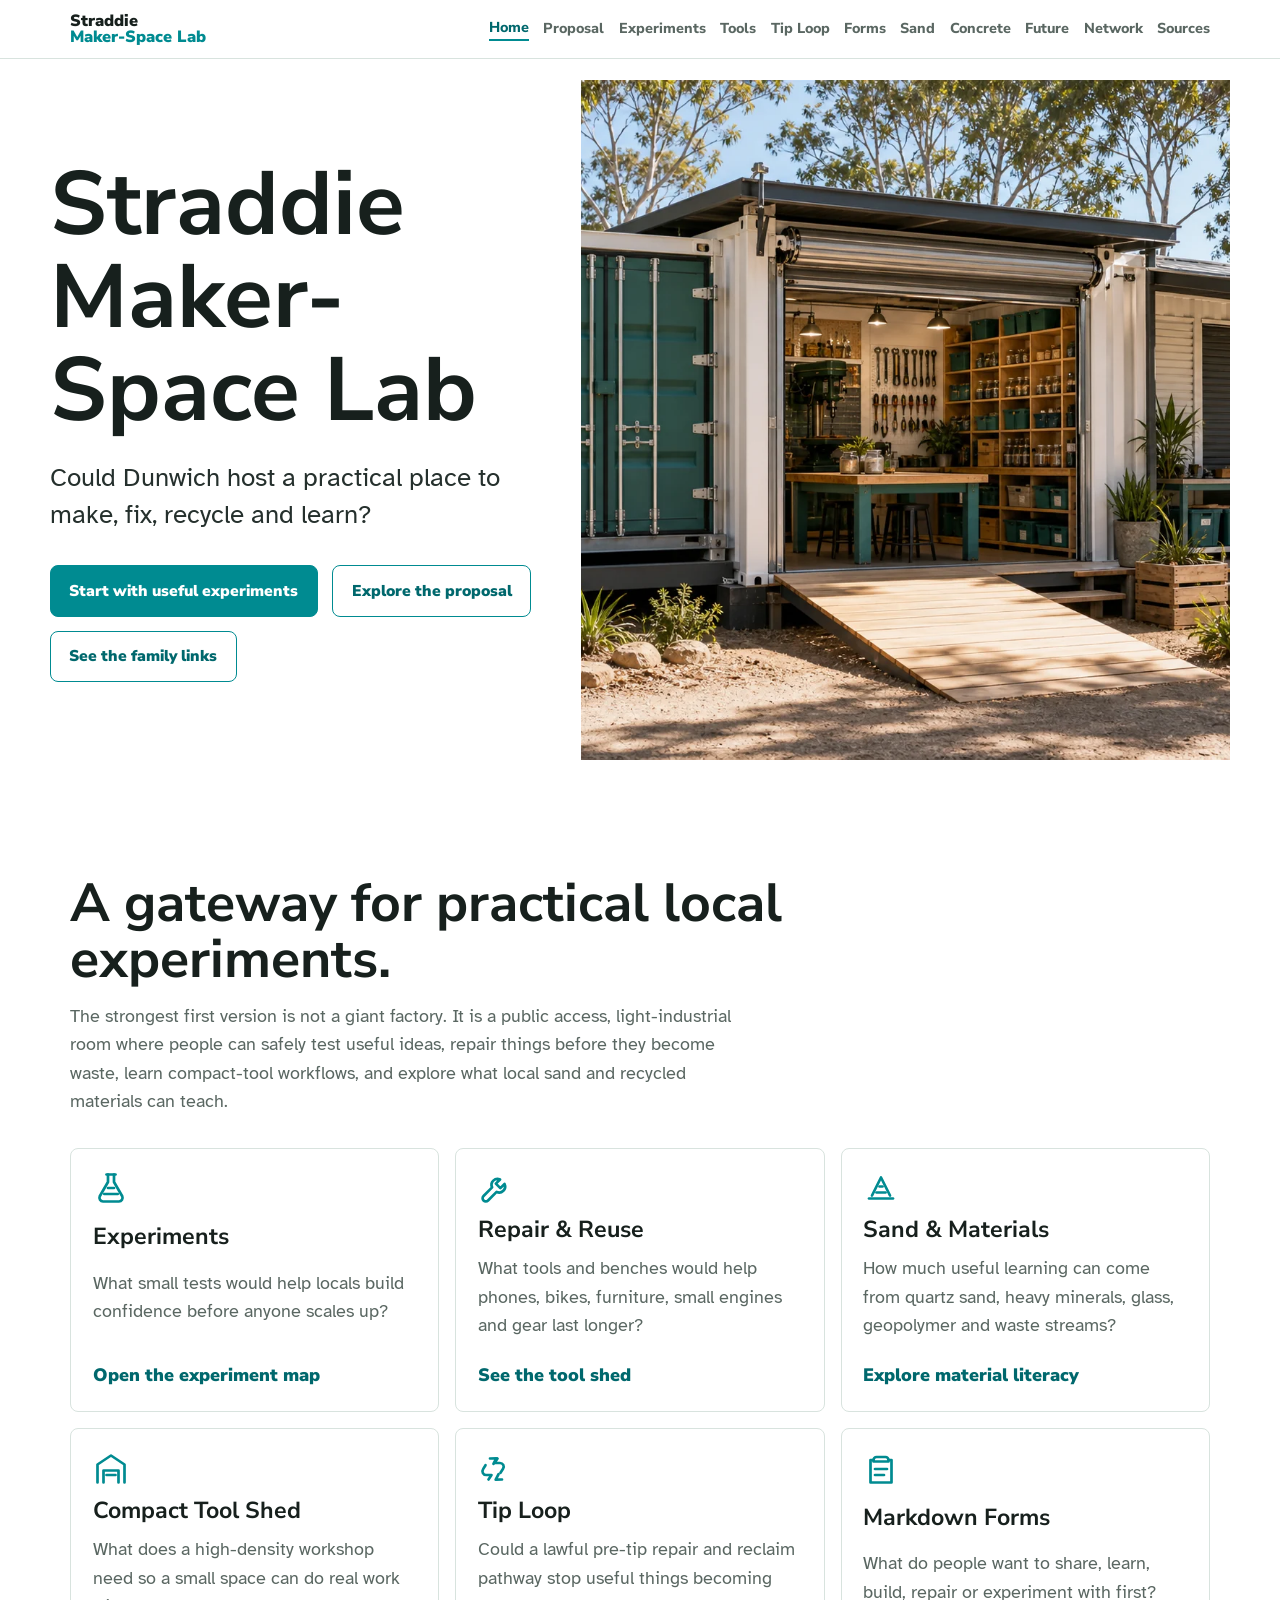
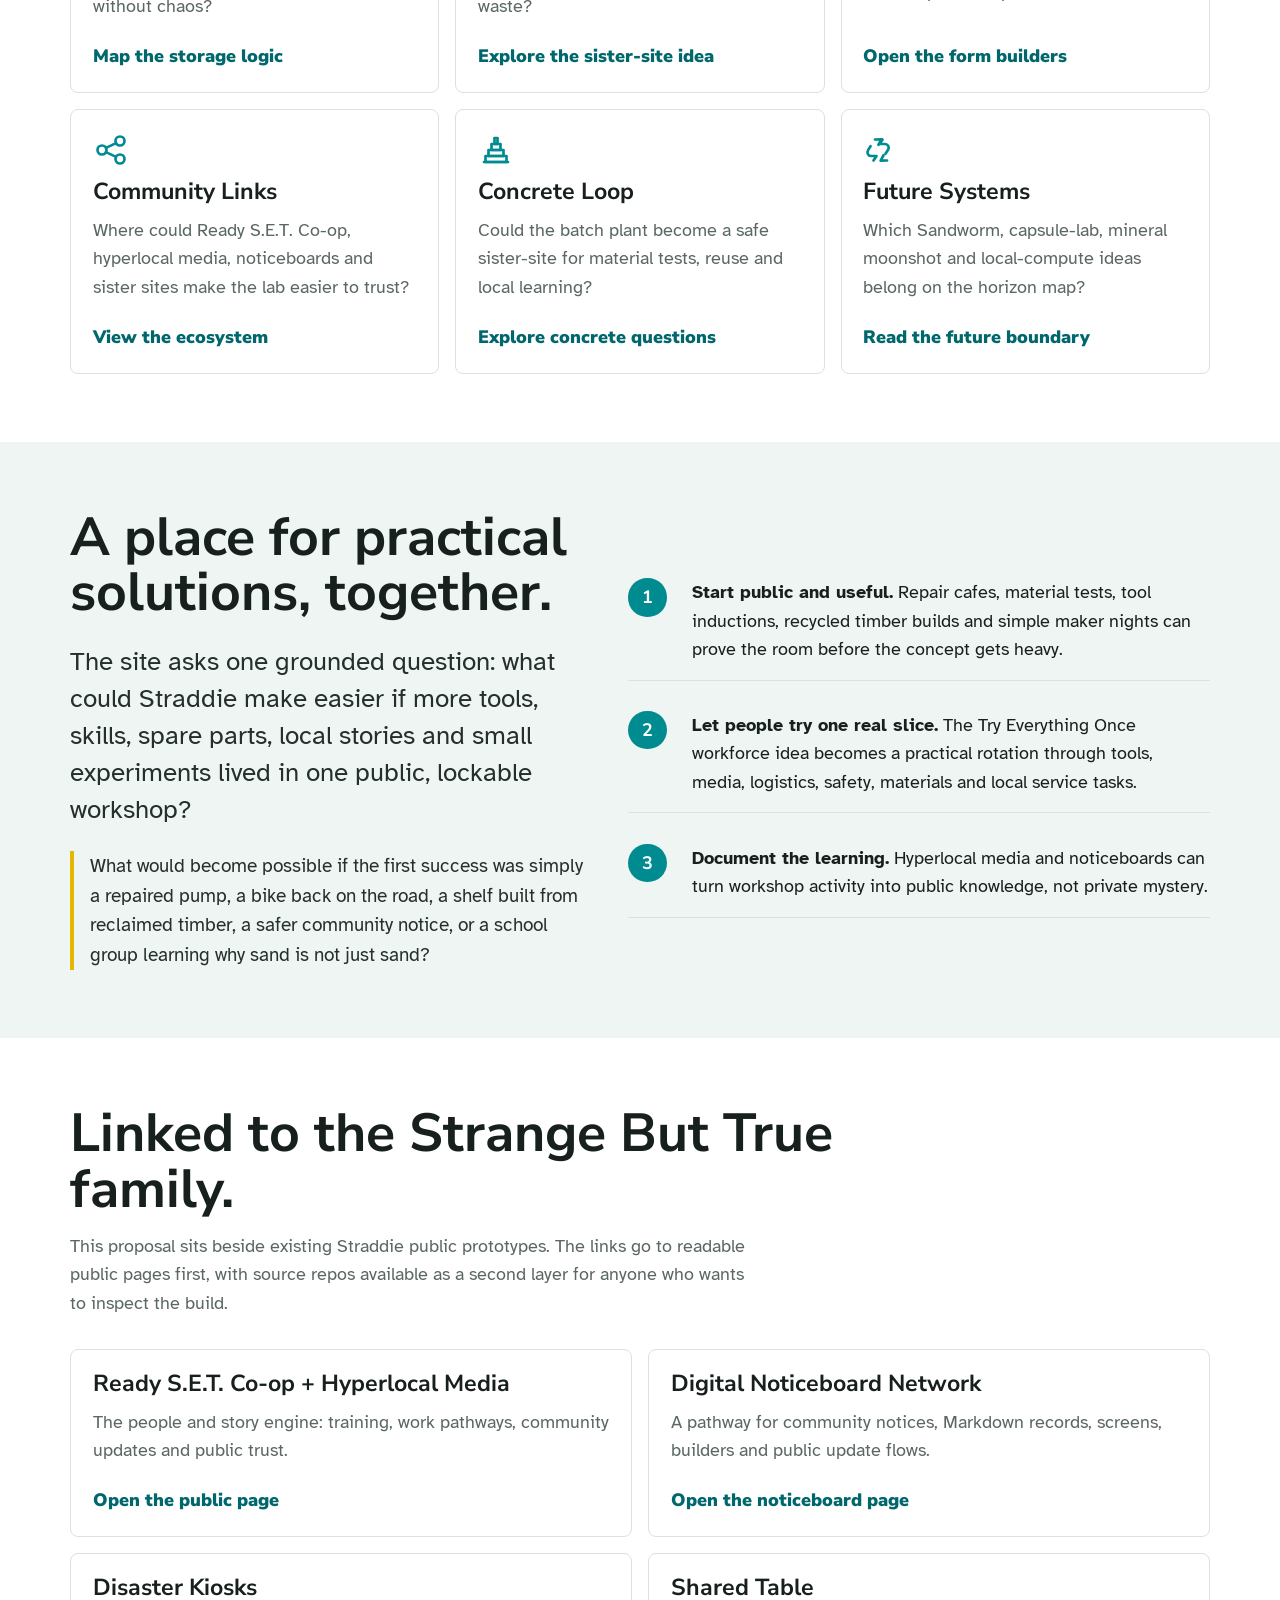
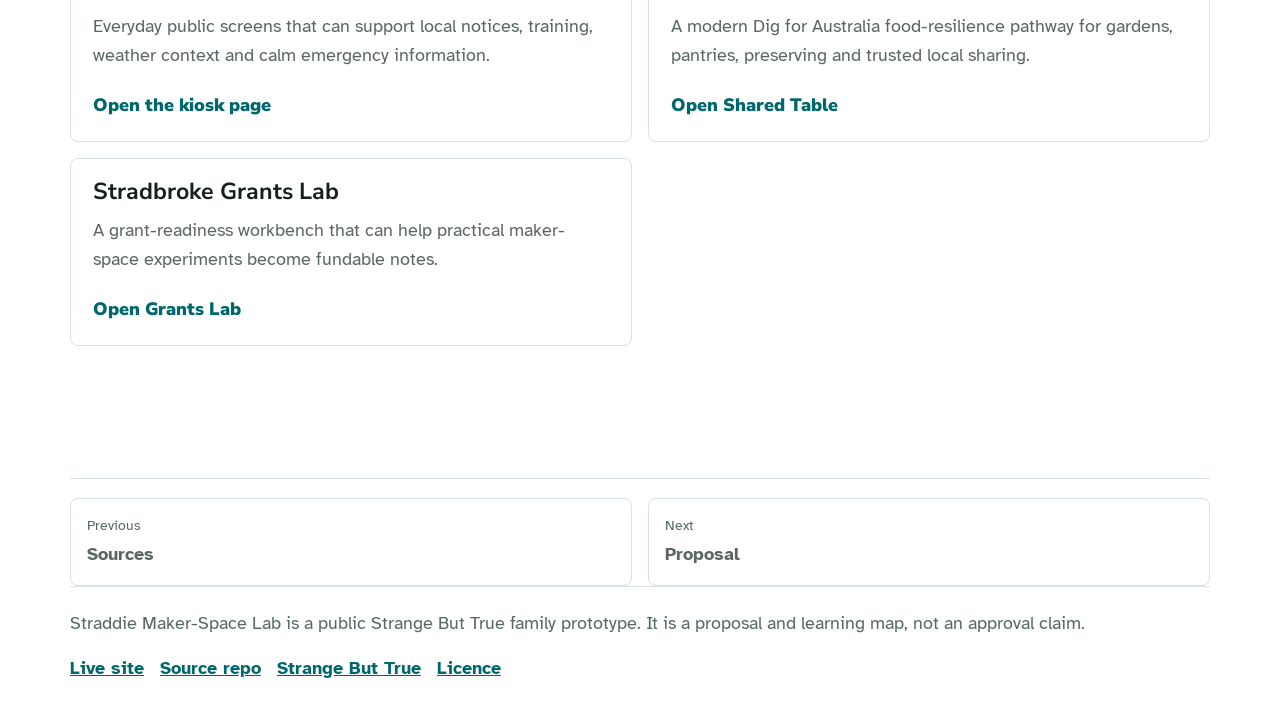
<file: index.html>
<!doctype html>
<html lang="en-AU">
  <head>
    <meta charset="utf-8">
    <meta name="viewport" content="width=device-width, initial-scale=1">
    <meta name="description" content="A public proposal for a light-industrial maker-space in Dunwich / Goompi on Minjerribah, focused on making, fixing, recycling, local sand experiments and community learning.">
    <meta property="og:title" content="Straddie Maker-Space Lab">
    <meta property="og:description" content="Could Dunwich host a practical place to make, fix, recycle and learn?">
    <meta property="og:image" content="assets/img/home-container-lab.webp">
    <title>Straddie Maker-Space Lab</title>
    <link rel="preconnect" href="https://fonts.googleapis.com">
    <link rel="preconnect" href="https://fonts.gstatic.com" crossorigin>
    <link href="https://fonts.googleapis.com/css2?family=Atkinson+Hyperlegible:wght@400;700&family=Nunito+Sans:wght@700;800;900&display=swap" rel="stylesheet">
    <link rel="stylesheet" href="styles.css">
    <link rel="icon" type="image/png" sizes="32x32" href="assets/favicon-raster-32.png">
    <link rel="icon" type="image/png" sizes="192x192" href="assets/favicon-raster-192.png">
    <link rel="apple-touch-icon" sizes="180x180" href="assets/apple-touch-icon-raster-180.png">
</head>
  <body data-page="home">
    <header data-site-header></header>
    <main id="main">
      <section class="hero" aria-labelledby="hero-title">
        <div class="hero-inner">
          <div class="hero-copy">
            <h1 id="hero-title">Straddie Maker-Space Lab</h1>
            <p class="lede">Could Dunwich host a practical place to make, fix, recycle and learn?</p>
            <div class="button-row">
              <a class="button primary" href="experiments.html">Start with useful experiments</a>
              <a class="button secondary" href="proposal.html">Explore the proposal</a>
              <a class="button secondary" href="network.html">See the family links</a>
            </div>
          </div>
          <figure class="hero-media">
            <img src="assets/img/home-container-lab.webp" alt="A secure shipping-container maker-space shed on raised footings with a compact workshop, tool storage and bushland around it.">
          </figure>
        </div>
      </section>

      <section class="section" aria-labelledby="paths-title">
        <div class="section-head">
          <h2 id="paths-title">A gateway for practical local experiments.</h2>
          <p class="body-copy">The strongest first version is not a giant factory. It is a public access, light-industrial room where people can safely test useful ideas, repair things before they become waste, learn compact-tool workflows, and explore what local sand and recycled materials can teach.</p>
        </div>
        <div class="grid three">
          <a class="route-card" href="experiments.html">
            <span data-icon="flask"></span>
            <h3>Experiments</h3>
            <p>What small tests would help locals build confidence before anyone scales up?</p>
            <span class="card-link">Open the experiment map</span>
          </a>
          <a class="route-card" href="tools.html">
            <span data-icon="wrench"></span>
            <h3>Repair & Reuse</h3>
            <p>What tools and benches would help phones, bikes, furniture, small engines and gear last longer?</p>
            <span class="card-link">See the tool shed</span>
          </a>
          <a class="route-card" href="sand.html">
            <span data-icon="sand"></span>
            <h3>Sand & Materials</h3>
            <p>How much useful learning can come from quartz sand, heavy minerals, glass, geopolymer and waste streams?</p>
            <span class="card-link">Explore material literacy</span>
          </a>
          <a class="route-card" href="tools.html#compact-shed">
            <span data-icon="shed"></span>
            <h3>Compact Tool Shed</h3>
            <p>What does a high-density workshop need so a small space can do real work without chaos?</p>
            <span class="card-link">Map the storage logic</span>
          </a>
          <a class="route-card" href="tip-loop.html">
            <span data-icon="recycle"></span>
            <h3>Tip Loop</h3>
            <p>Could a lawful pre-tip repair and reclaim pathway stop useful things becoming waste?</p>
            <span class="card-link">Explore the sister-site idea</span>
          </a>
          <a class="route-card" href="forms.html">
            <span data-icon="clipboard"></span>
            <h3>Markdown Forms</h3>
            <p>What do people want to share, learn, build, repair or experiment with first?</p>
            <span class="card-link">Open the form builders</span>
          </a>
          <a class="route-card" href="network.html">
            <span data-icon="network"></span>
            <h3>Community Links</h3>
            <p>Where could Ready S.E.T. Co-op, hyperlocal media, noticeboards and sister sites make the lab easier to trust?</p>
            <span class="card-link">View the ecosystem</span>
          </a>
          <a class="route-card" href="concrete.html">
            <span data-icon="concrete"></span>
            <h3>Concrete Loop</h3>
            <p>Could the batch plant become a safe sister-site for material tests, reuse and local learning?</p>
            <span class="card-link">Explore concrete questions</span>
          </a>
          <a class="route-card" href="future.html">
            <span data-icon="recycle"></span>
            <h3>Future Systems</h3>
            <p>Which Sandworm, capsule-lab, mineral moonshot and local-compute ideas belong on the horizon map?</p>
            <span class="card-link">Read the future boundary</span>
          </a>
        </div>
      </section>

      <div class="band">
        <section class="section split" aria-labelledby="together-title">
          <div>
            <h2 id="together-title">A place for practical solutions, together.</h2>
            <p class="lede">The site asks one grounded question: what could Straddie make easier if more tools, skills, spare parts, local stories and small experiments lived in one public, lockable workshop?</p>
            <p class="open-question">What would become possible if the first success was simply a repaired pump, a bike back on the road, a shelf built from reclaimed timber, a safer community notice, or a school group learning why sand is not just sand?</p>
          </div>
          <div class="flow">
            <div class="flow-step"><strong>1</strong><p><b>Start public and useful.</b> Repair cafes, material tests, tool inductions, recycled timber builds and simple maker nights can prove the room before the concept gets heavy.</p></div>
            <div class="flow-step"><strong>2</strong><p><b>Let people try one real slice.</b> The Try Everything Once workforce idea becomes a practical rotation through tools, media, logistics, safety, materials and local service tasks.</p></div>
            <div class="flow-step"><strong>3</strong><p><b>Document the learning.</b> Hyperlocal media and noticeboards can turn workshop activity into public knowledge, not private mystery.</p></div>
          </div>
        </section>
      </div>

      <section class="section" aria-labelledby="family-title">
        <div class="section-head">
          <h2 id="family-title">Linked to the Strange But True family.</h2>
          <p class="body-copy">This proposal sits beside existing Straddie public prototypes. The links go to readable public pages first, with source repos available as a second layer for anyone who wants to inspect the build.</p>
        </div>
        <div class="family-grid">
          <a class="link-card" href="https://auraofintelligence.github.io/ready-set-co-op-hyperlocal-media/">
            <h3>Ready S.E.T. Co-op + Hyperlocal Media</h3>
            <p>The people and story engine: training, work pathways, community updates and public trust.</p>
            <span class="card-link">Open the public page</span>
          </a>
          <a class="link-card" href="https://auraofintelligence.github.io/straddie-noticeboard-network/">
            <h3>Digital Noticeboard Network</h3>
            <p>A pathway for community notices, Markdown records, screens, builders and public update flows.</p>
            <span class="card-link">Open the noticeboard page</span>
          </a>
          <a class="link-card" href="https://auraofintelligence.github.io/straddie-disaster-kiosks/">
            <h3>Disaster Kiosks</h3>
            <p>Everyday public screens that can support local notices, training, weather context and calm emergency information.</p>
            <span class="card-link">Open the kiosk page</span>
          </a>
          <a class="link-card" href="https://auraofintelligence.github.io/shared-table-initiative/">
            <h3>Shared Table</h3>
            <p>A modern Dig for Australia food-resilience pathway for gardens, pantries, preserving and trusted local sharing.</p>
            <span class="card-link">Open Shared Table</span>
          </a>
          <a class="link-card" href="https://auraofintelligence.github.io/stradbroke-grants-lab/">
            <h3>Stradbroke Grants Lab</h3>
            <p>A grant-readiness workbench that can help practical maker-space experiments become fundable notes.</p>
            <span class="card-link">Open Grants Lab</span>
          </a>
        </div>
      </section>
    </main>
    <footer data-site-footer></footer>
    <script src="script.js"></script>
  </body>
</html>
</file>
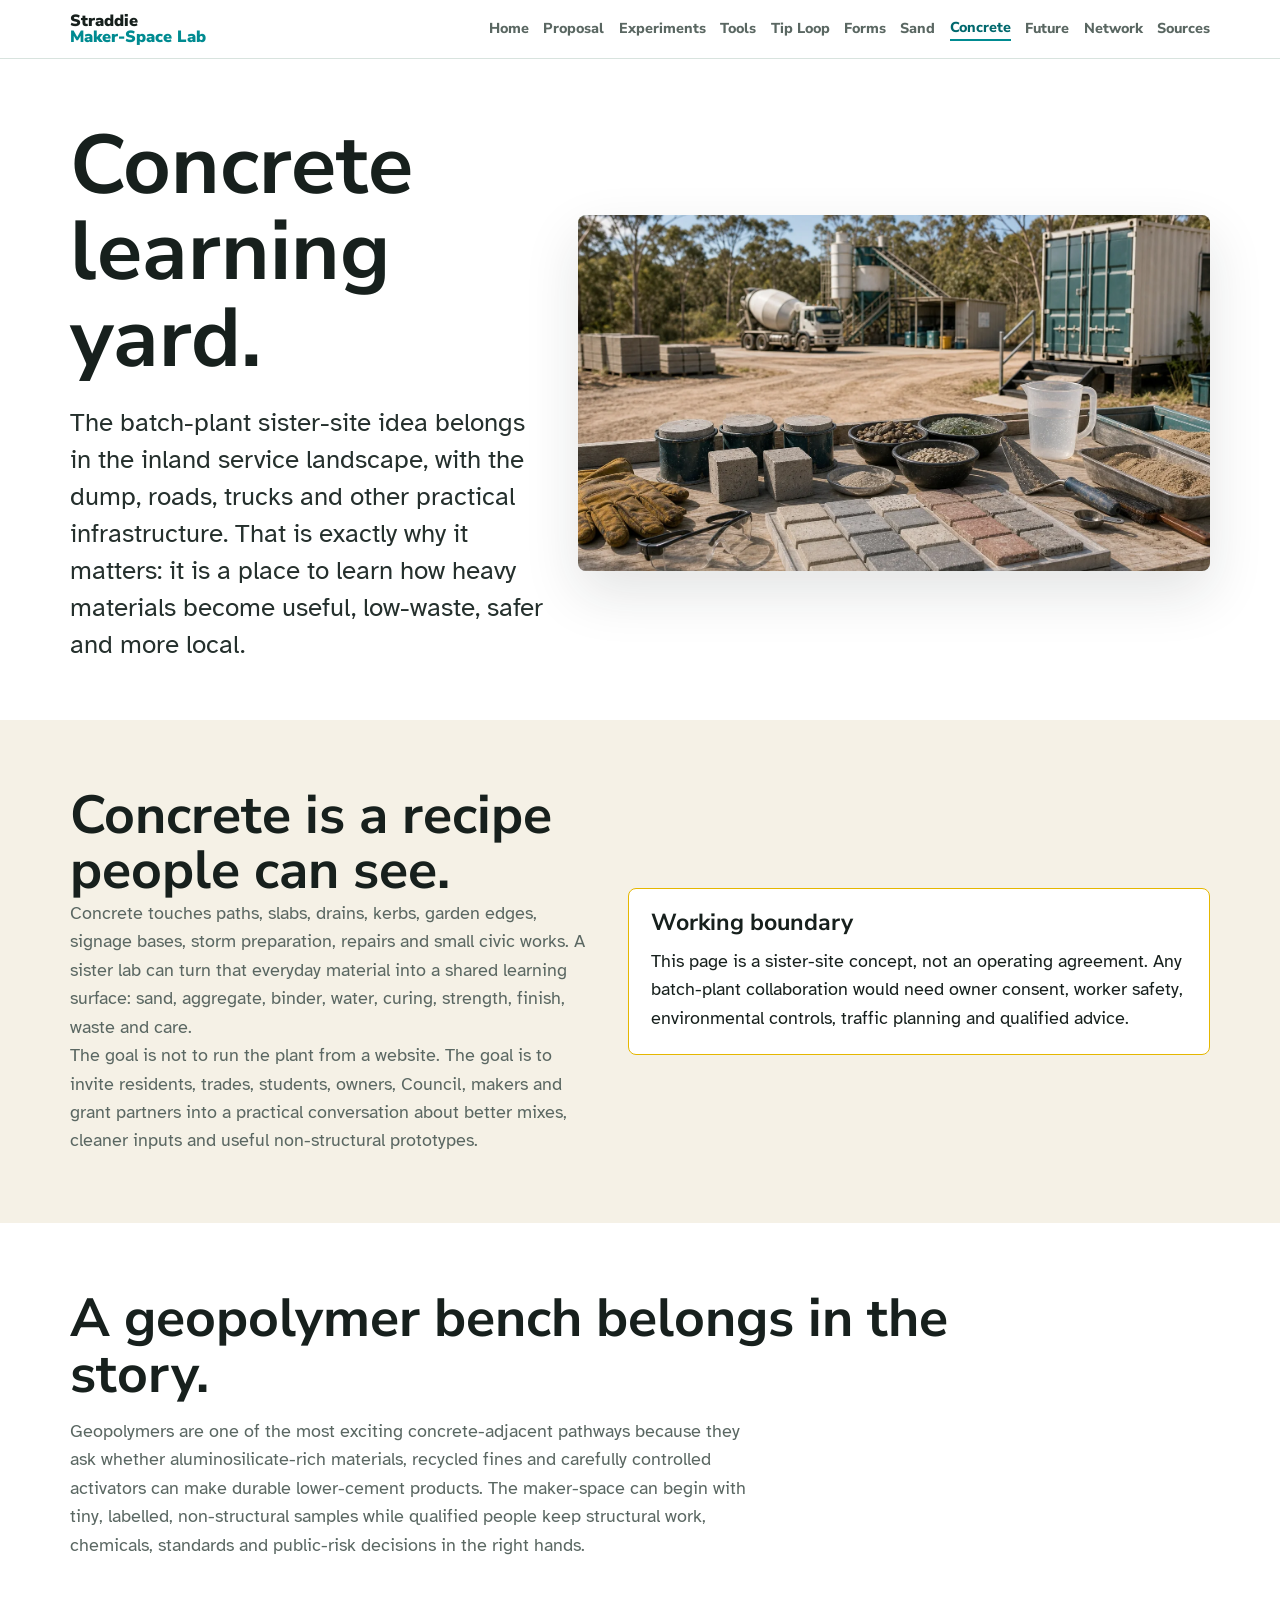
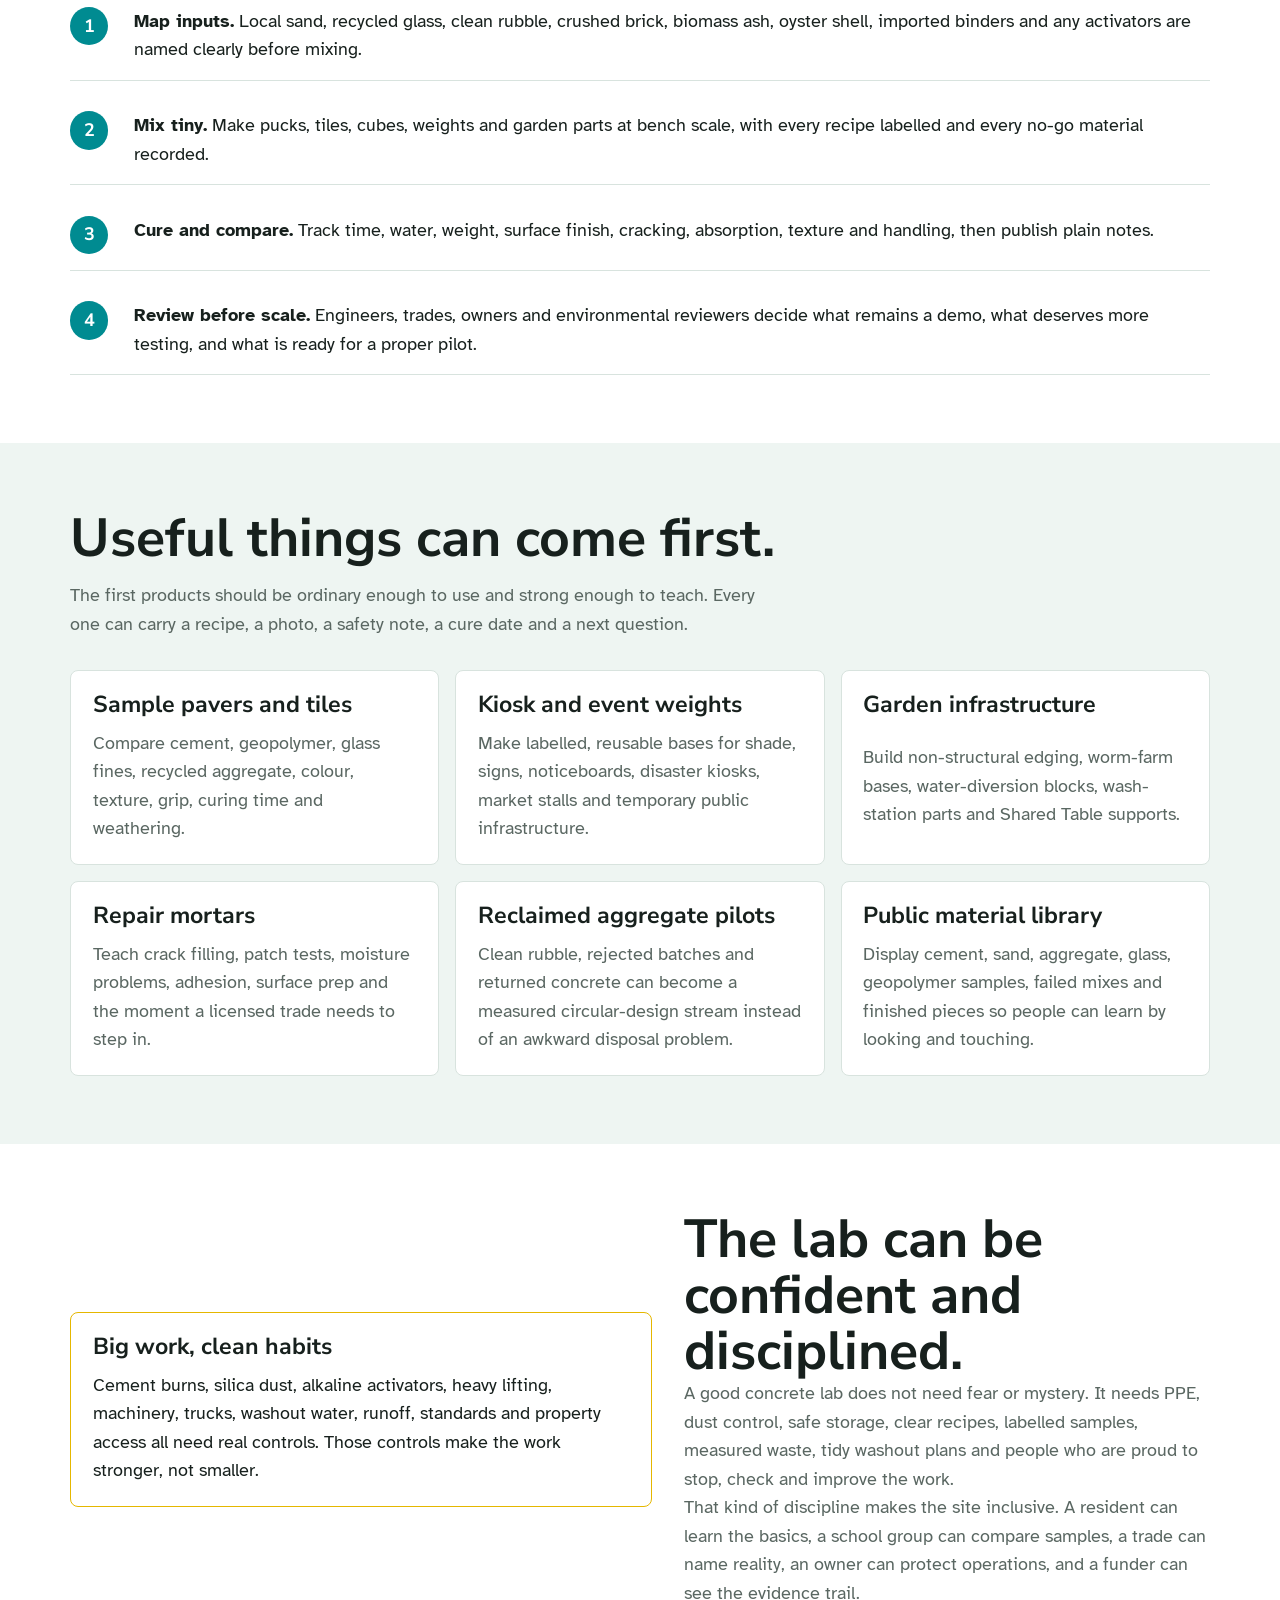
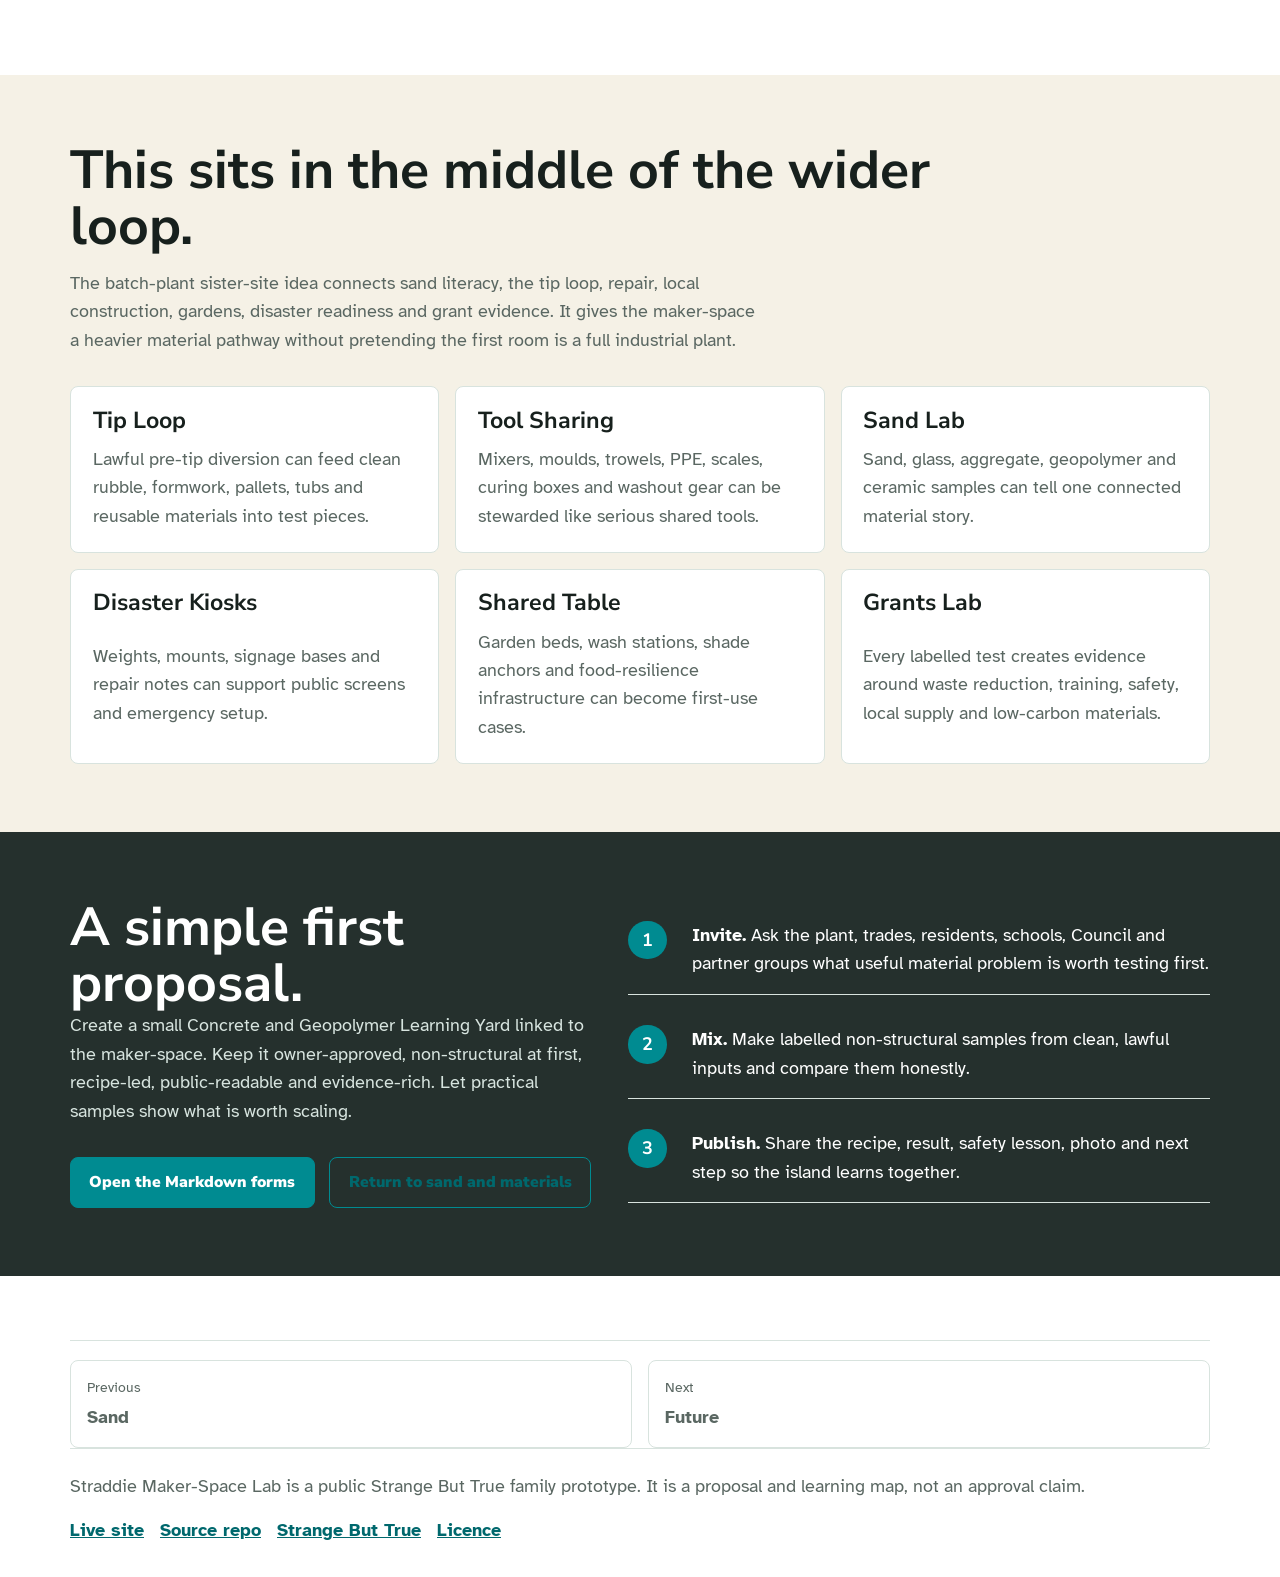
<file: concrete.html>
<!doctype html>
<html lang="en-AU">
  <head>
    <meta charset="utf-8">
    <meta name="viewport" content="width=device-width, initial-scale=1">
    <meta name="description" content="A concrete batch-plant sister-site concept for Straddie Maker-Space Lab, focused on geopolymers, recycled inputs, safe testing and low-waste local infrastructure.">
    <title>Concrete & Geopolymers | Straddie Maker-Space Lab</title>
    <link rel="preconnect" href="https://fonts.googleapis.com">
    <link rel="preconnect" href="https://fonts.gstatic.com" crossorigin>
    <link href="https://fonts.googleapis.com/css2?family=Atkinson+Hyperlegible:wght@400;700&family=Nunito+Sans:wght@700;800;900&display=swap" rel="stylesheet">
    <link rel="stylesheet" href="styles.css">
    <link rel="icon" href="assets/favicon.svg" type="image/svg+xml">
  <link rel="shortcut icon" href="assets/favicon.ico" type="image/x-icon">
</head>
  <body data-page="concrete">
    <header data-site-header></header>
    <main id="main">
      <section class="page-hero" aria-labelledby="page-title">
        <div class="page-hero-copy">
          <h1 class="page-title" id="page-title">Concrete learning yard.</h1>
          <p class="lede">The batch-plant sister-site idea belongs in the inland service landscape, with the dump, roads, trucks and other practical infrastructure. That is exactly why it matters: it is a place to learn how heavy materials become useful, low-waste, safer and more local.</p>
        </div>
        <figure class="page-hero-media">
          <img src="assets/img/concrete-batch-plant-bush.webp" alt="A bushland light-industrial concrete batch-plant test area with sample blocks, tools and material trays.">
        </figure>
      </section>

      <div class="band-sand">
        <section class="section split" aria-labelledby="why-title">
          <div>
            <h2 id="why-title">Concrete is a recipe people can see.</h2>
            <p class="body-copy">Concrete touches paths, slabs, drains, kerbs, garden edges, signage bases, storm preparation, repairs and small civic works. A sister lab can turn that everyday material into a shared learning surface: sand, aggregate, binder, water, curing, strength, finish, waste and care.</p>
            <p class="body-copy">The goal is not to run the plant from a website. The goal is to invite residents, trades, students, owners, Council, makers and grant partners into a practical conversation about better mixes, cleaner inputs and useful non-structural prototypes.</p>
          </div>
          <div class="callout">
            <h3>Working boundary</h3>
            <p>This page is a sister-site concept, not an operating agreement. Any batch-plant collaboration would need owner consent, worker safety, environmental controls, traffic planning and qualified advice.</p>
          </div>
        </section>
      </div>

      <section class="section" aria-labelledby="tests-title">
        <div class="section-head">
          <h2 id="tests-title">A geopolymer bench belongs in the story.</h2>
          <p class="body-copy">Geopolymers are one of the most exciting concrete-adjacent pathways because they ask whether aluminosilicate-rich materials, recycled fines and carefully controlled activators can make durable lower-cement products. The maker-space can begin with tiny, labelled, non-structural samples while qualified people keep structural work, chemicals, standards and public-risk decisions in the right hands.</p>
        </div>
        <div class="flow">
          <div class="flow-step"><strong>1</strong><p><b>Map inputs.</b> Local sand, recycled glass, clean rubble, crushed brick, biomass ash, oyster shell, imported binders and any activators are named clearly before mixing.</p></div>
          <div class="flow-step"><strong>2</strong><p><b>Mix tiny.</b> Make pucks, tiles, cubes, weights and garden parts at bench scale, with every recipe labelled and every no-go material recorded.</p></div>
          <div class="flow-step"><strong>3</strong><p><b>Cure and compare.</b> Track time, water, weight, surface finish, cracking, absorption, texture and handling, then publish plain notes.</p></div>
          <div class="flow-step"><strong>4</strong><p><b>Review before scale.</b> Engineers, trades, owners and environmental reviewers decide what remains a demo, what deserves more testing, and what is ready for a proper pilot.</p></div>
        </div>
      </section>

      <div class="band">
        <section class="section" aria-labelledby="make-title">
          <div class="section-head">
            <h2 id="make-title">Useful things can come first.</h2>
            <p class="body-copy">The first products should be ordinary enough to use and strong enough to teach. Every one can carry a recipe, a photo, a safety note, a cure date and a next question.</p>
          </div>
          <div class="grid three">
            <article class="info-card"><h3>Sample pavers and tiles</h3><p>Compare cement, geopolymer, glass fines, recycled aggregate, colour, texture, grip, curing time and weathering.</p></article>
            <article class="info-card"><h3>Kiosk and event weights</h3><p>Make labelled, reusable bases for shade, signs, noticeboards, disaster kiosks, market stalls and temporary public infrastructure.</p></article>
            <article class="info-card"><h3>Garden infrastructure</h3><p>Build non-structural edging, worm-farm bases, water-diversion blocks, wash-station parts and Shared Table supports.</p></article>
            <article class="info-card"><h3>Repair mortars</h3><p>Teach crack filling, patch tests, moisture problems, adhesion, surface prep and the moment a licensed trade needs to step in.</p></article>
            <article class="info-card"><h3>Reclaimed aggregate pilots</h3><p>Clean rubble, rejected batches and returned concrete can become a measured circular-design stream instead of an awkward disposal problem.</p></article>
            <article class="info-card"><h3>Public material library</h3><p>Display cement, sand, aggregate, glass, geopolymer samples, failed mixes and finished pieces so people can learn by looking and touching.</p></article>
          </div>
        </section>
      </div>

      <section class="section split reverse" aria-labelledby="respect-title">
        <div class="callout">
          <h3>Big work, clean habits</h3>
          <p>Cement burns, silica dust, alkaline activators, heavy lifting, machinery, trucks, washout water, runoff, standards and property access all need real controls. Those controls make the work stronger, not smaller.</p>
        </div>
        <div>
          <h2 id="respect-title">The lab can be confident and disciplined.</h2>
          <p class="body-copy">A good concrete lab does not need fear or mystery. It needs PPE, dust control, safe storage, clear recipes, labelled samples, measured waste, tidy washout plans and people who are proud to stop, check and improve the work.</p>
          <p class="body-copy">That kind of discipline makes the site inclusive. A resident can learn the basics, a school group can compare samples, a trade can name reality, an owner can protect operations, and a funder can see the evidence trail.</p>
        </div>
      </section>

      <div class="band-sand">
        <section class="section" aria-labelledby="connections-title">
        <div class="section-head">
          <h2 id="connections-title">This sits in the middle of the wider loop.</h2>
          <p class="body-copy">The batch-plant sister-site idea connects sand literacy, the tip loop, repair, local construction, gardens, disaster readiness and grant evidence. It gives the maker-space a heavier material pathway without pretending the first room is a full industrial plant.</p>
        </div>
        <div class="grid three">
          <article class="question-card"><h3>Tip Loop</h3><p>Lawful pre-tip diversion can feed clean rubble, formwork, pallets, tubs and reusable materials into test pieces.</p></article>
          <article class="question-card"><h3>Tool Sharing</h3><p>Mixers, moulds, trowels, PPE, scales, curing boxes and washout gear can be stewarded like serious shared tools.</p></article>
          <article class="question-card"><h3>Sand Lab</h3><p>Sand, glass, aggregate, geopolymer and ceramic samples can tell one connected material story.</p></article>
          <article class="question-card"><h3>Disaster Kiosks</h3><p>Weights, mounts, signage bases and repair notes can support public screens and emergency setup.</p></article>
          <article class="question-card"><h3>Shared Table</h3><p>Garden beds, wash stations, shade anchors and food-resilience infrastructure can become first-use cases.</p></article>
          <article class="question-card"><h3>Grants Lab</h3><p>Every labelled test creates evidence around waste reduction, training, safety, local supply and low-carbon materials.</p></article>
        </div>
        </section>
      </div>

      <div class="band-dark">
        <section class="section split" aria-labelledby="names-title">
          <div>
            <h2 id="names-title">A simple first proposal.</h2>
            <p class="body-copy">Create a small Concrete and Geopolymer Learning Yard linked to the maker-space. Keep it owner-approved, non-structural at first, recipe-led, public-readable and evidence-rich. Let practical samples show what is worth scaling.</p>
            <div class="button-row">
              <a class="button primary" href="forms.html">Open the Markdown forms</a>
              <a class="button secondary" href="sand.html">Return to sand and materials</a>
            </div>
          </div>
          <div class="flow">
            <div class="flow-step"><strong>1</strong><p><b>Invite.</b> Ask the plant, trades, residents, schools, Council and partner groups what useful material problem is worth testing first.</p></div>
            <div class="flow-step"><strong>2</strong><p><b>Mix.</b> Make labelled non-structural samples from clean, lawful inputs and compare them honestly.</p></div>
            <div class="flow-step"><strong>3</strong><p><b>Publish.</b> Share the recipe, result, safety lesson, photo and next step so the island learns together.</p></div>
          </div>
        </section>
      </div>
    </main>
    <footer data-site-footer></footer>
    <script src="script.js"></script>
  </body>
</html>
</file>
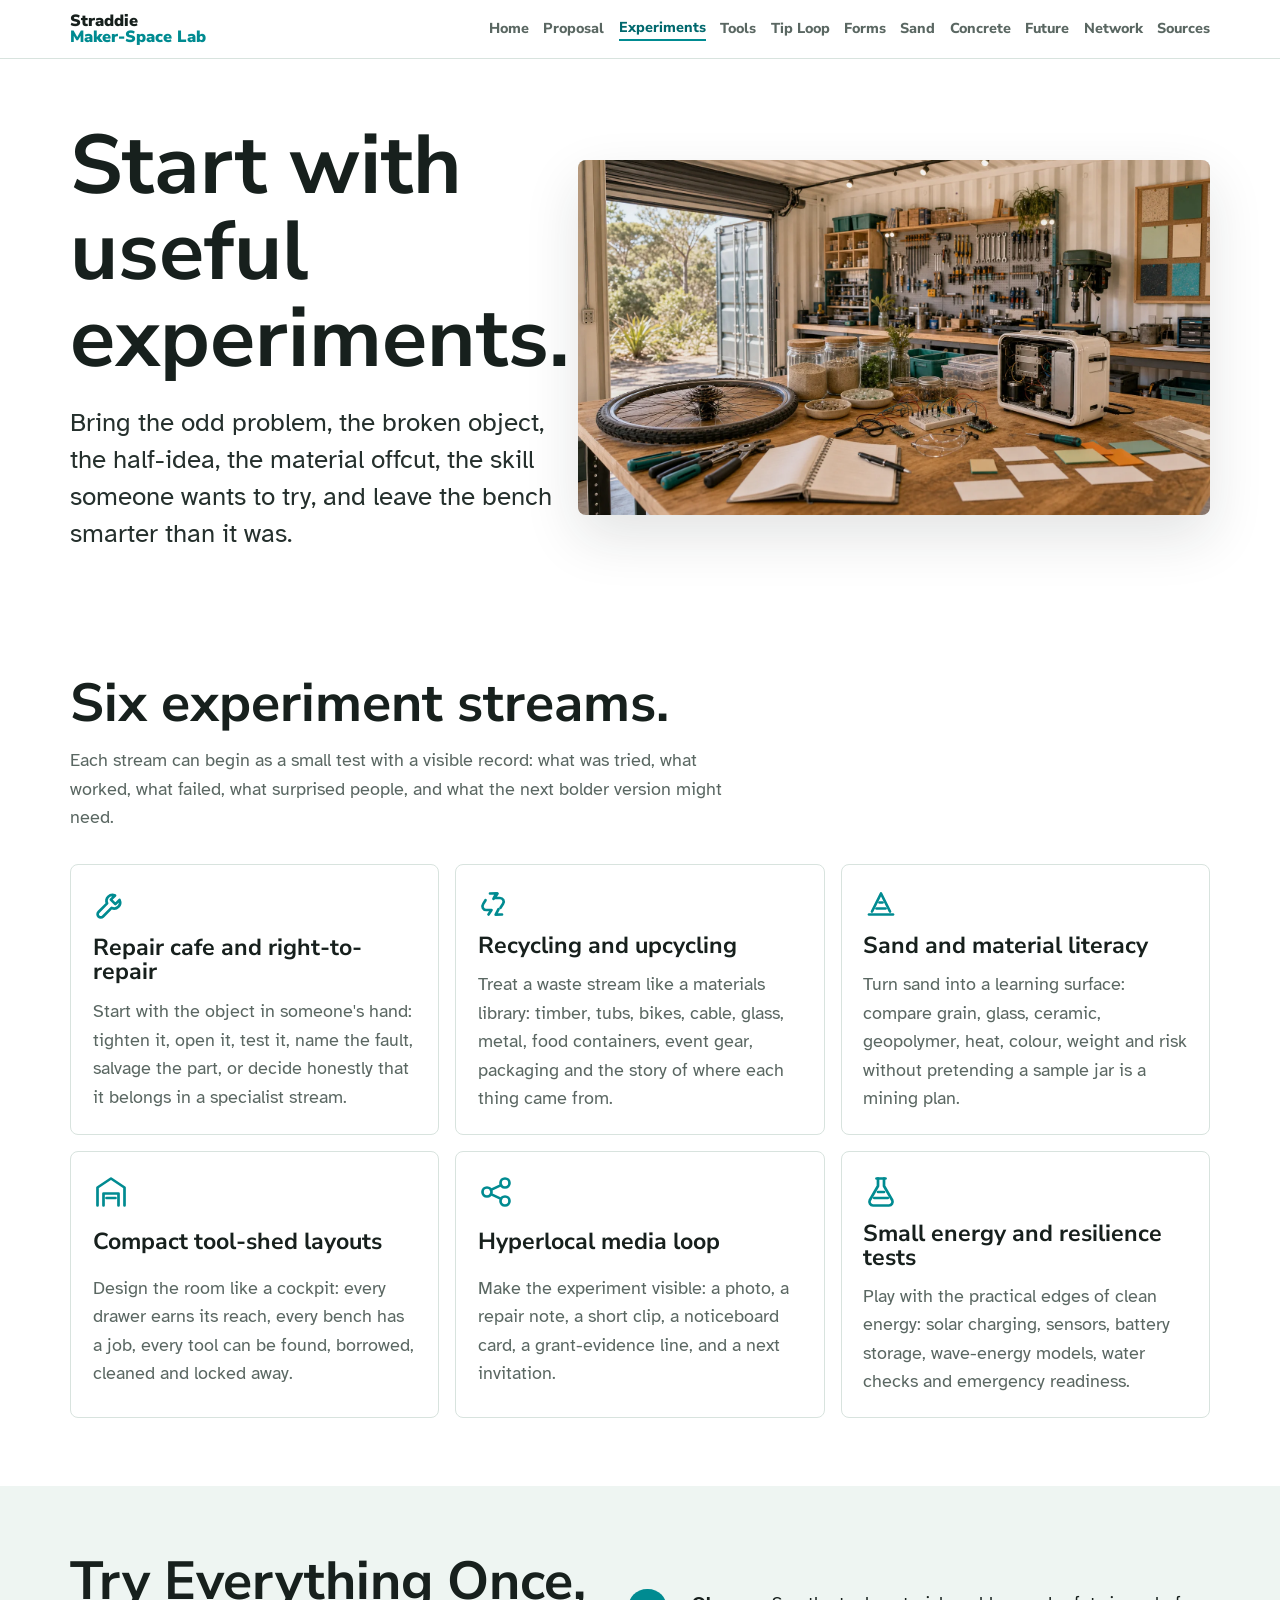
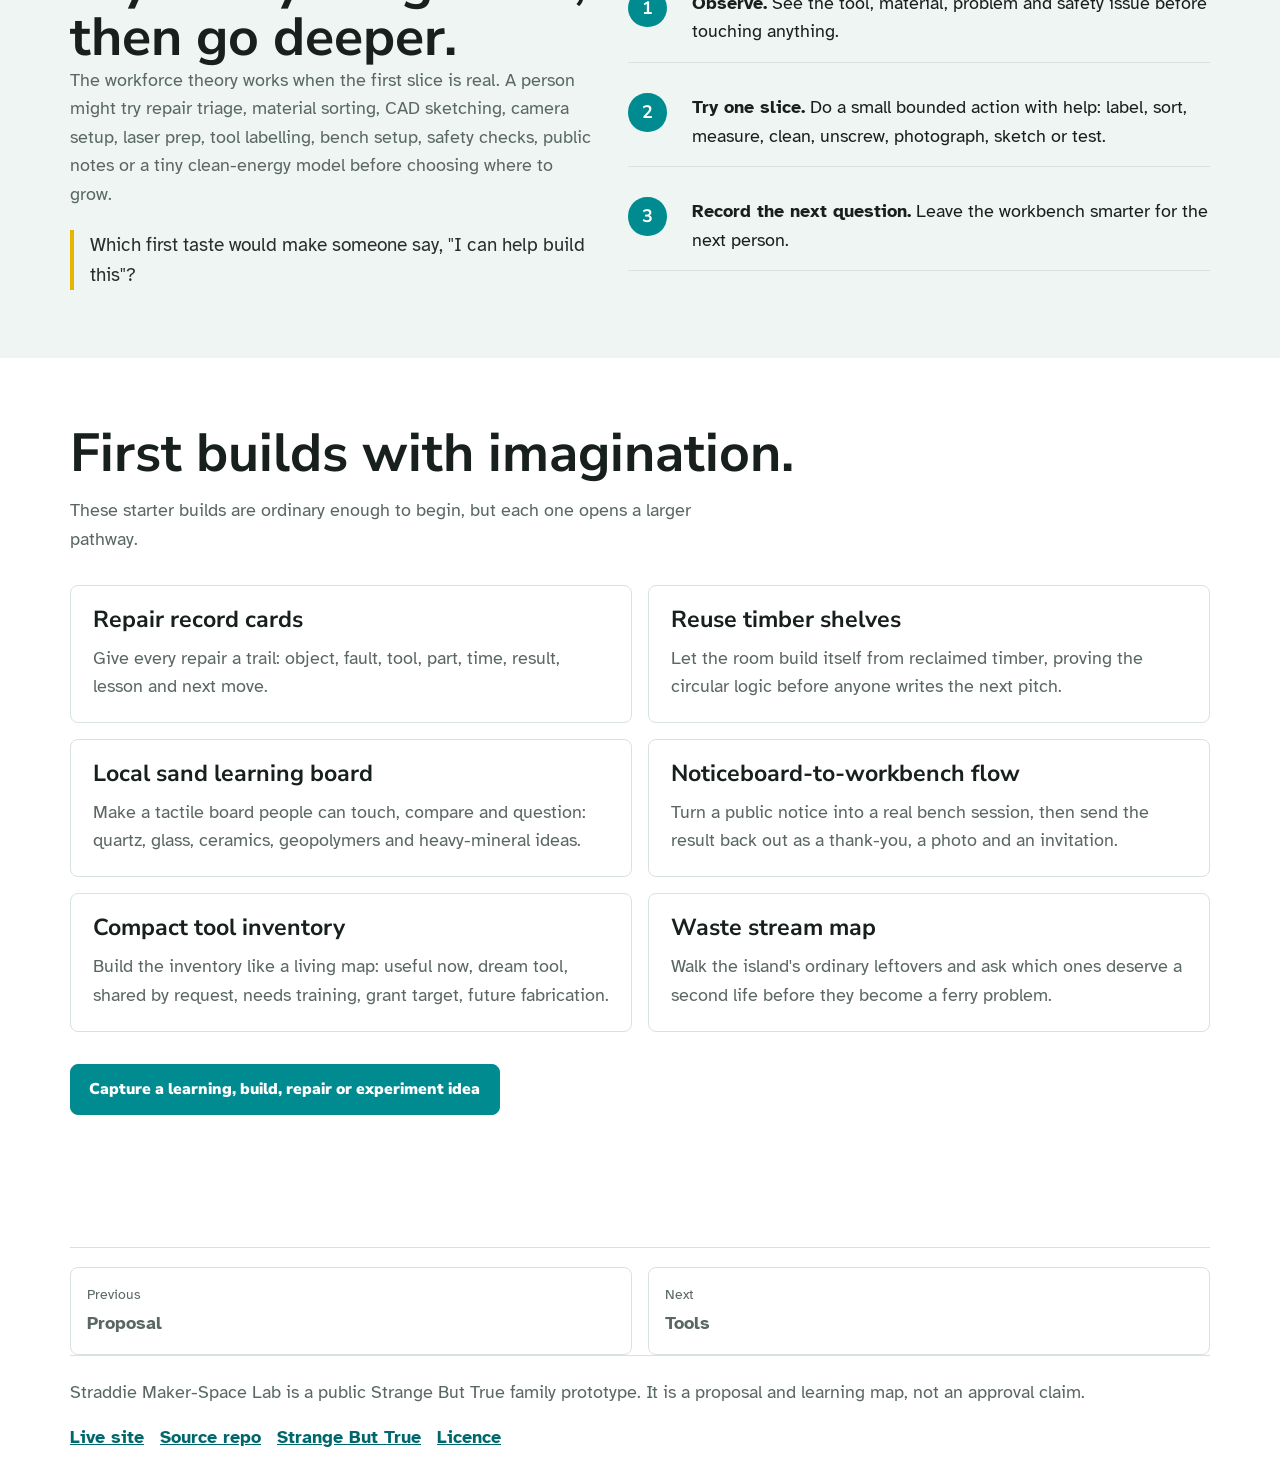
<file: experiments.html>
<!doctype html>
<html lang="en-AU">
  <head>
    <meta charset="utf-8">
    <meta name="viewport" content="width=device-width, initial-scale=1">
    <meta name="description" content="Useful first experiments for the Straddie Maker-Space Lab: repair, reuse, local materials, micro-fabrication, noticeboards and small energy tests.">
    <title>Experiments | Straddie Maker-Space Lab</title>
    <link rel="preconnect" href="https://fonts.googleapis.com">
    <link rel="preconnect" href="https://fonts.gstatic.com" crossorigin>
    <link href="https://fonts.googleapis.com/css2?family=Atkinson+Hyperlegible:wght@400;700&family=Nunito+Sans:wght@700;800;900&display=swap" rel="stylesheet">
    <link rel="stylesheet" href="styles.css">
    <link rel="icon" href="assets/favicon.svg" type="image/svg+xml">
  <link rel="shortcut icon" href="assets/favicon.ico" type="image/x-icon">
</head>
  <body data-page="experiments">
    <header data-site-header></header>
    <main id="main">
      <section class="page-hero" aria-labelledby="page-title">
        <div class="page-hero-copy">
          <h1 class="page-title" id="page-title">Start with useful experiments.</h1>
          <p class="lede">Bring the odd problem, the broken object, the half-idea, the material offcut, the skill someone wants to try, and leave the bench smarter than it was.</p>
        </div>
        <figure class="page-hero-media">
          <img src="assets/img/experiments-bench.webp" alt="A secure container workshop bench set up for repair, material samples, bike parts and small practical experiments.">
        </figure>
      </section>

      <section class="section" aria-labelledby="streams-title">
        <div class="section-head">
          <h2 id="streams-title">Six experiment streams.</h2>
          <p class="body-copy">Each stream can begin as a small test with a visible record: what was tried, what worked, what failed, what surprised people, and what the next bolder version might need.</p>
        </div>
        <div class="grid three">
          <article class="info-card">
            <span data-icon="wrench"></span>
            <h3>Repair cafe and right-to-repair</h3>
            <p>Start with the object in someone&apos;s hand: tighten it, open it, test it, name the fault, salvage the part, or decide honestly that it belongs in a specialist stream.</p>
          </article>
          <article class="info-card">
            <span data-icon="recycle"></span>
            <h3>Recycling and upcycling</h3>
            <p>Treat a waste stream like a materials library: timber, tubs, bikes, cable, glass, metal, food containers, event gear, packaging and the story of where each thing came from.</p>
          </article>
          <article class="info-card">
            <span data-icon="sand"></span>
            <h3>Sand and material literacy</h3>
            <p>Turn sand into a learning surface: compare grain, glass, ceramic, geopolymer, heat, colour, weight and risk without pretending a sample jar is a mining plan.</p>
          </article>
          <article class="info-card">
            <span data-icon="shed"></span>
            <h3>Compact tool-shed layouts</h3>
            <p>Design the room like a cockpit: every drawer earns its reach, every bench has a job, every tool can be found, borrowed, cleaned and locked away.</p>
          </article>
          <article class="info-card">
            <span data-icon="network"></span>
            <h3>Hyperlocal media loop</h3>
            <p>Make the experiment visible: a photo, a repair note, a short clip, a noticeboard card, a grant-evidence line, and a next invitation.</p>
          </article>
          <article class="info-card">
            <span data-icon="flask"></span>
            <h3>Small energy and resilience tests</h3>
            <p>Play with the practical edges of clean energy: solar charging, sensors, battery storage, wave-energy models, water checks and emergency readiness.</p>
          </article>
        </div>
      </section>

      <div class="band">
        <section class="section split" aria-labelledby="try-title">
          <div>
            <h2 id="try-title">Try Everything Once, then go deeper.</h2>
            <p class="body-copy">The workforce theory works when the first slice is real. A person might try repair triage, material sorting, CAD sketching, camera setup, laser prep, tool labelling, bench setup, safety checks, public notes or a tiny clean-energy model before choosing where to grow.</p>
            <p class="open-question">Which first taste would make someone say, &quot;I can help build this&quot;?</p>
          </div>
          <div class="flow">
            <div class="flow-step"><strong>1</strong><p><b>Observe.</b> See the tool, material, problem and safety issue before touching anything.</p></div>
            <div class="flow-step"><strong>2</strong><p><b>Try one slice.</b> Do a small bounded action with help: label, sort, measure, clean, unscrew, photograph, sketch or test.</p></div>
            <div class="flow-step"><strong>3</strong><p><b>Record the next question.</b> Leave the workbench smarter for the next person.</p></div>
          </div>
        </section>
      </div>

      <section class="section" aria-labelledby="first-title">
        <div class="section-head">
          <h2 id="first-title">First builds with imagination.</h2>
          <p class="body-copy">These starter builds are ordinary enough to begin, but each one opens a larger pathway.</p>
        </div>
        <div class="grid two">
          <article class="question-card"><h3>Repair record cards</h3><p>Give every repair a trail: object, fault, tool, part, time, result, lesson and next move.</p></article>
          <article class="question-card"><h3>Reuse timber shelves</h3><p>Let the room build itself from reclaimed timber, proving the circular logic before anyone writes the next pitch.</p></article>
          <article class="question-card"><h3>Local sand learning board</h3><p>Make a tactile board people can touch, compare and question: quartz, glass, ceramics, geopolymers and heavy-mineral ideas.</p></article>
          <article class="question-card"><h3>Noticeboard-to-workbench flow</h3><p>Turn a public notice into a real bench session, then send the result back out as a thank-you, a photo and an invitation.</p></article>
          <article class="question-card"><h3>Compact tool inventory</h3><p>Build the inventory like a living map: useful now, dream tool, shared by request, needs training, grant target, future fabrication.</p></article>
          <article class="question-card"><h3>Waste stream map</h3><p>Walk the island&apos;s ordinary leftovers and ask which ones deserve a second life before they become a ferry problem.</p></article>
        </div>
        <div class="button-row">
          <a class="button primary" href="forms.html">Capture a learning, build, repair or experiment idea</a>
        </div>
      </section>
    </main>
    <footer data-site-footer></footer>
    <script src="script.js"></script>
  </body>
</html>
</file>
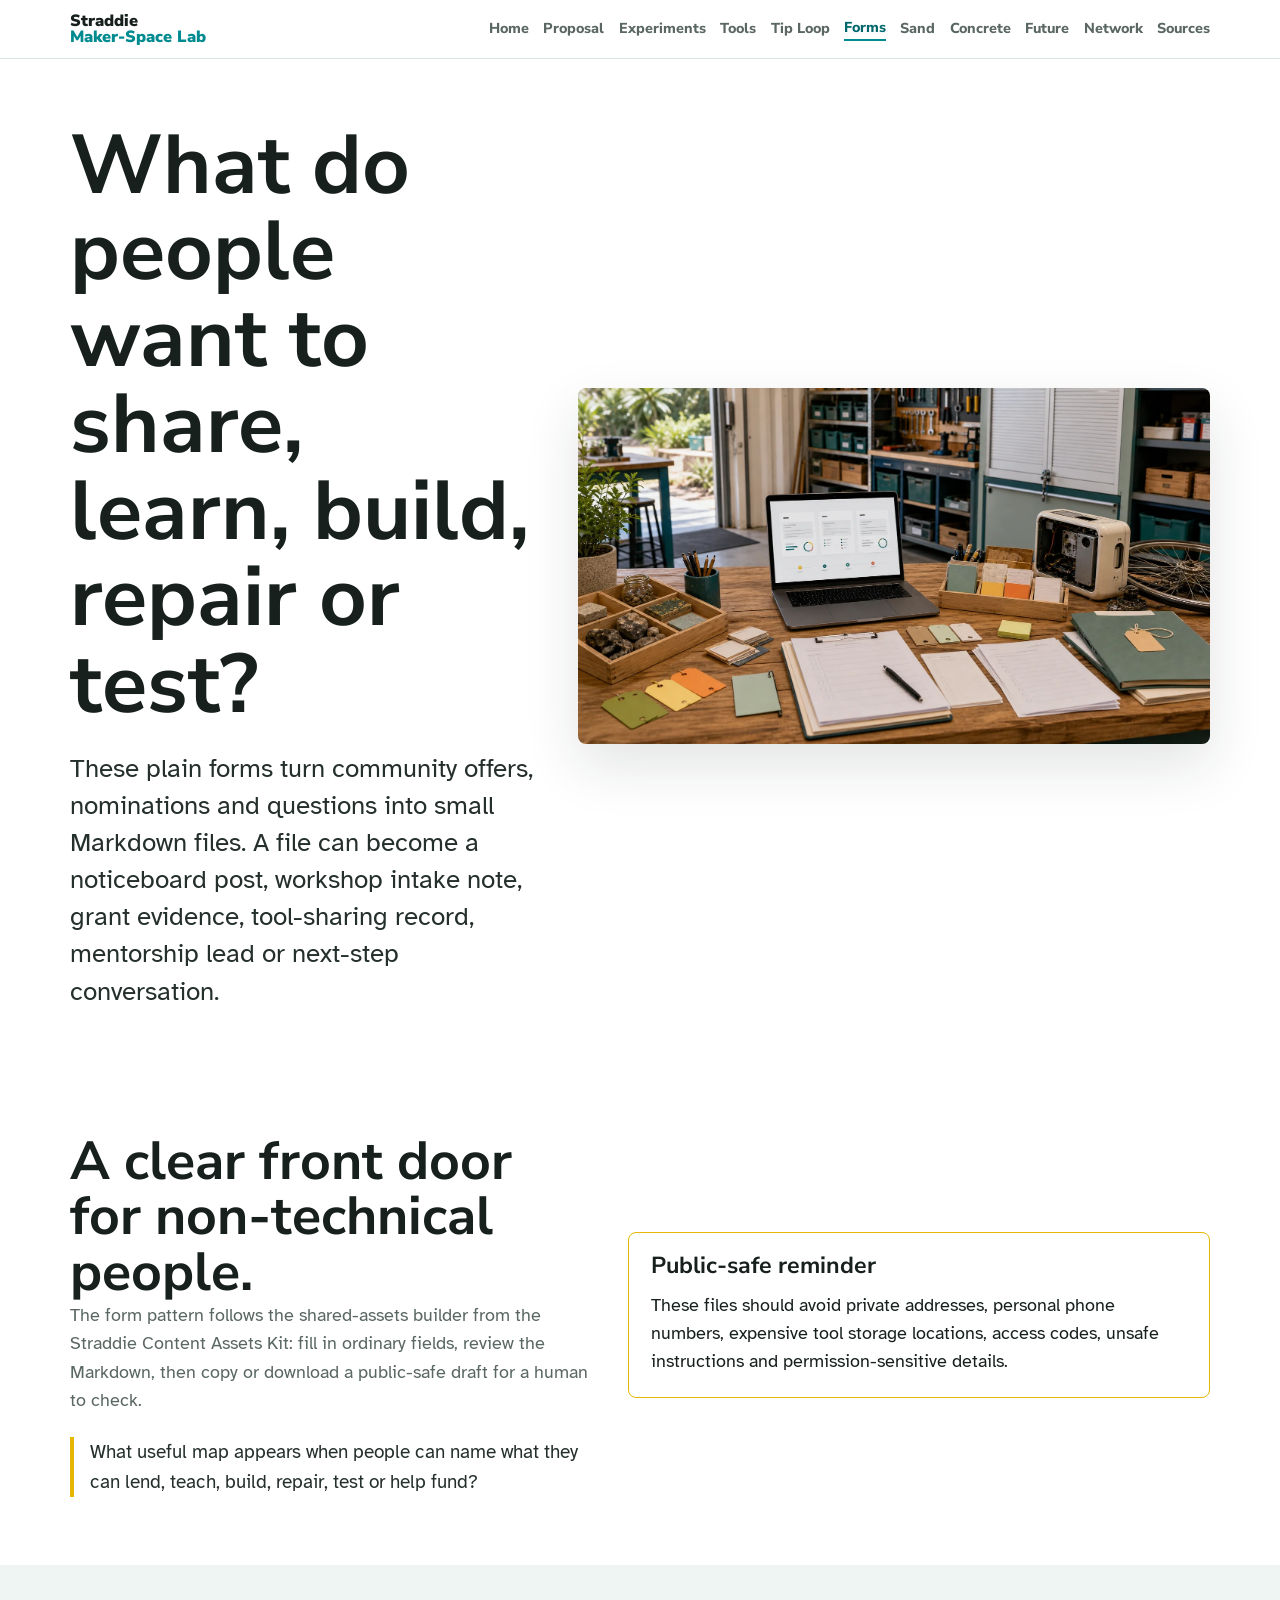
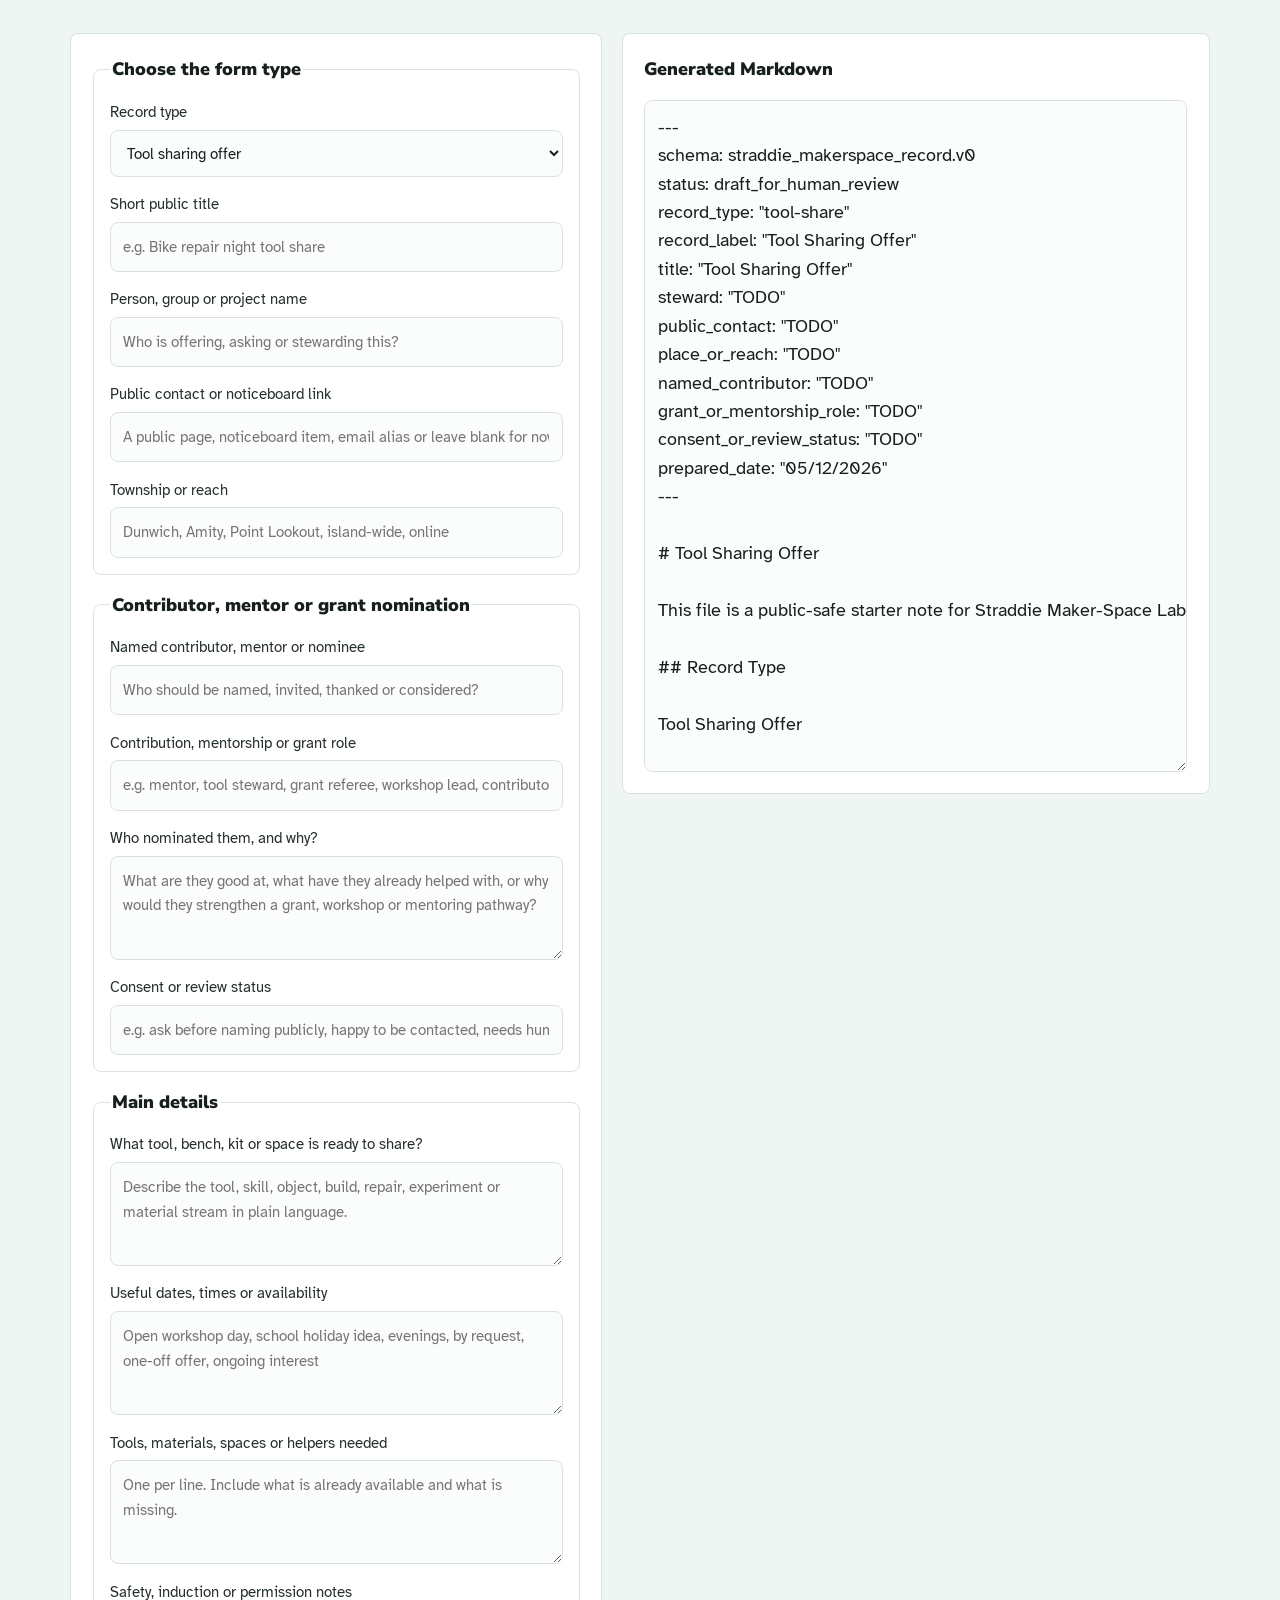
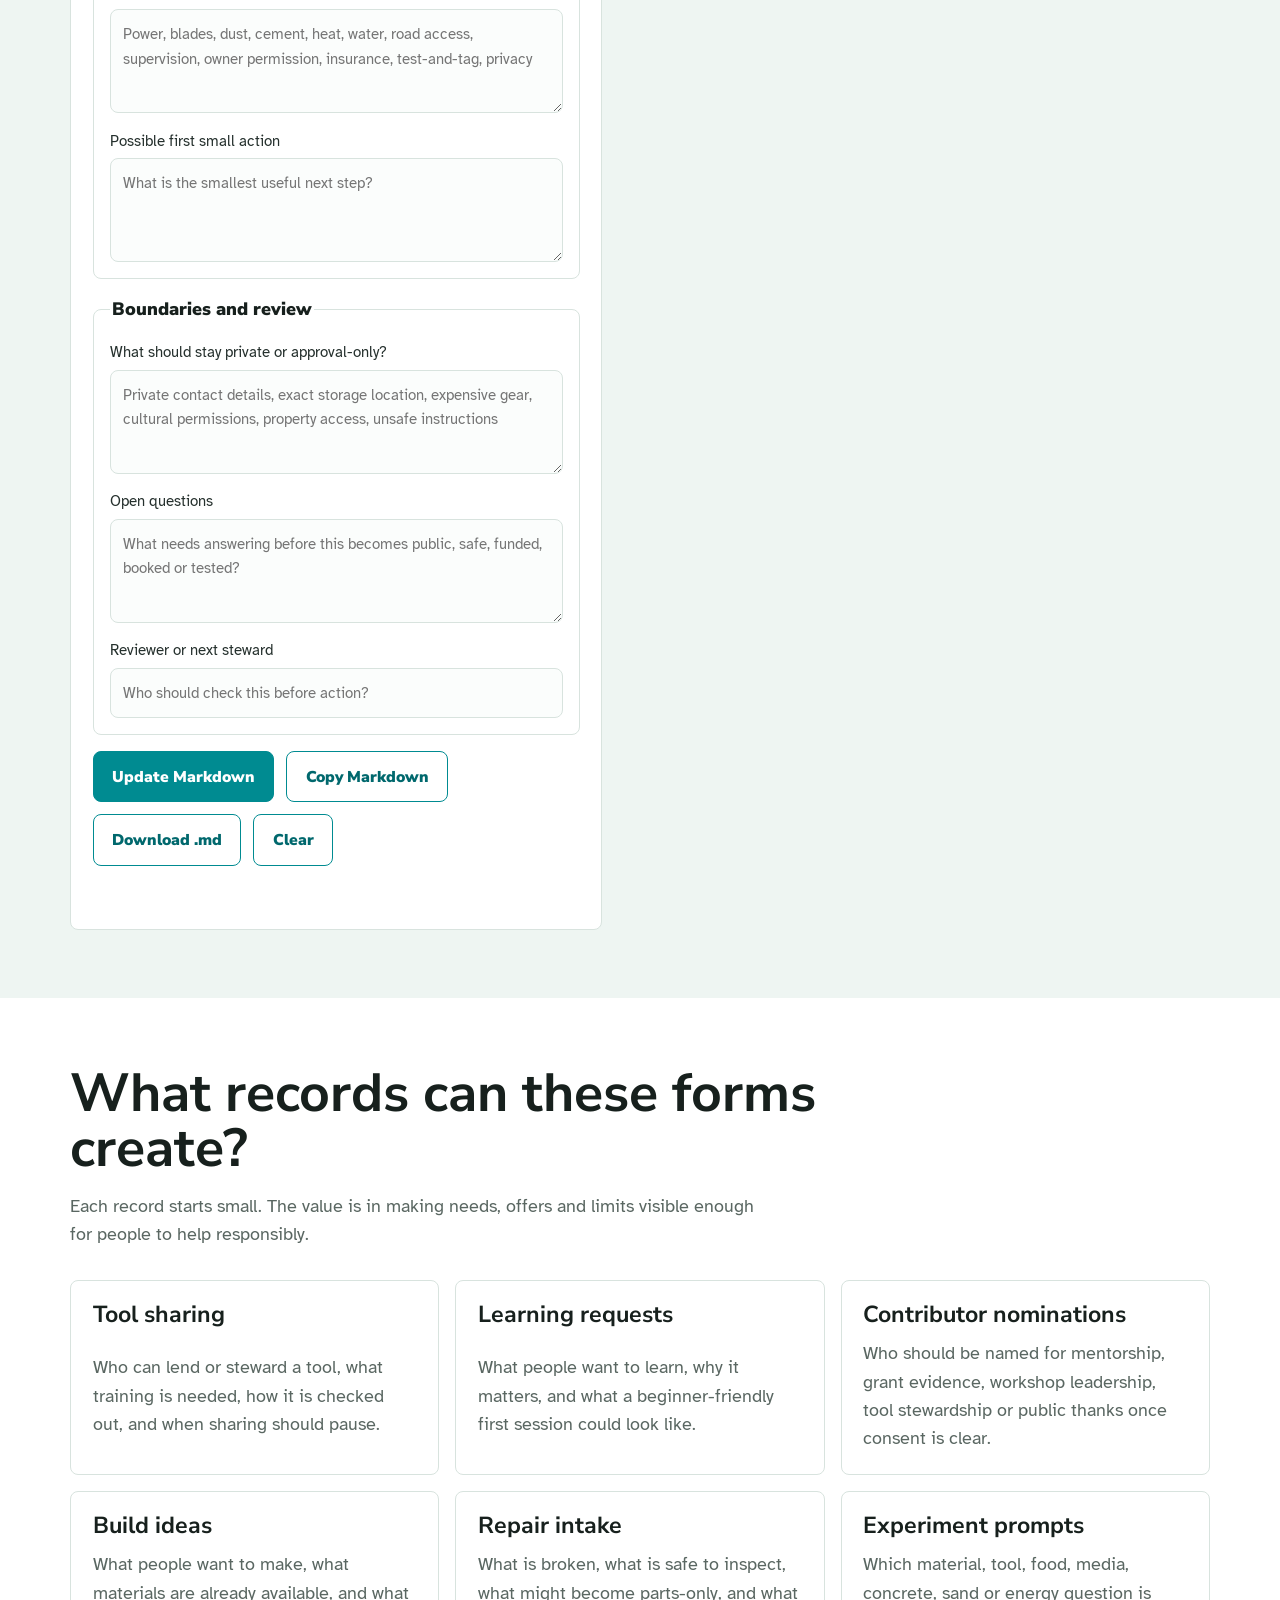
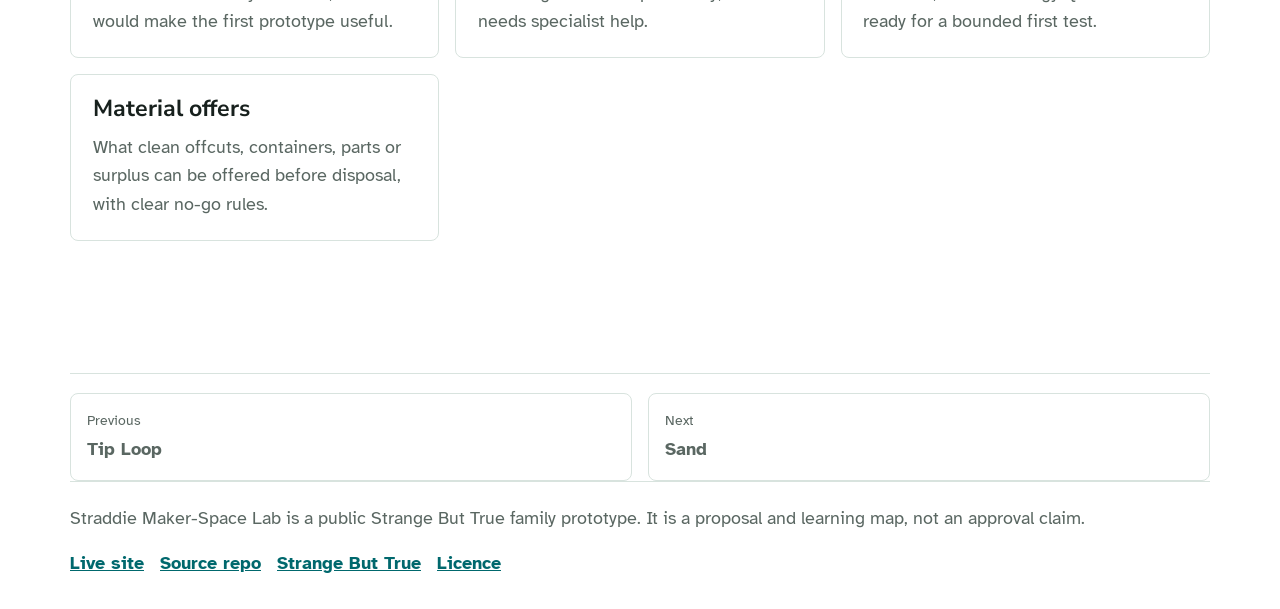
<file: forms.html>
<!doctype html>
<html lang="en-AU">
  <head>
    <meta charset="utf-8">
    <meta name="viewport" content="width=device-width, initial-scale=1">
    <meta name="description" content="Markdown form builders for Straddie Maker-Space Lab tool sharing, learning requests, build ideas, repair requests, experiments and material offers.">
    <title>Forms | Straddie Maker-Space Lab</title>
    <link rel="preconnect" href="https://fonts.googleapis.com">
    <link rel="preconnect" href="https://fonts.gstatic.com" crossorigin>
    <link href="https://fonts.googleapis.com/css2?family=Atkinson+Hyperlegible:wght@400;700&family=Nunito+Sans:wght@700;800;900&display=swap" rel="stylesheet">
    <link rel="stylesheet" href="styles.css">
    <link rel="icon" href="assets/favicon.svg" type="image/svg+xml">
  <link rel="shortcut icon" href="assets/favicon.ico" type="image/x-icon">
</head>
  <body data-page="forms">
    <header data-site-header></header>
    <main id="main">
      <section class="page-hero" aria-labelledby="page-title">
        <div class="page-hero-copy">
          <h1 class="page-title" id="page-title">What do people want to share, learn, build, repair or test?</h1>
          <p class="lede">These plain forms turn community offers, nominations and questions into small Markdown files. A file can become a noticeboard post, workshop intake note, grant evidence, tool-sharing record, mentorship lead or next-step conversation.</p>
        </div>
        <figure class="page-hero-media">
          <img src="assets/img/forms-intake-desk.webp" alt="A workshop intake desk with a laptop, paper forms, material tags, repair parts and organised storage in the background.">
        </figure>
      </section>

      <section class="section split" aria-labelledby="why-title">
        <div>
          <h2 id="why-title">A clear front door for non-technical people.</h2>
          <p class="body-copy">The form pattern follows the shared-assets builder from the Straddie Content Assets Kit: fill in ordinary fields, review the Markdown, then copy or download a public-safe draft for a human to check.</p>
          <p class="open-question">What useful map appears when people can name what they can lend, teach, build, repair, test or help fund?</p>
        </div>
        <div class="callout">
          <h3>Public-safe reminder</h3>
          <p>These files should avoid private addresses, personal phone numbers, expensive tool storage locations, access codes, unsafe instructions and permission-sensitive details.</p>
        </div>
      </section>

      <div class="band">
        <section class="section builder-layout" aria-labelledby="builder-title">
          <form class="builder-form" data-makerspace-builder>
            <fieldset>
              <legend id="builder-title">Choose the form type</legend>
              <label>Record type
                <select name="record_type">
                  <option value="tool-share">Tool sharing offer</option>
                  <option value="learning-request">What I want to learn</option>
                  <option value="build-request">What I want to build</option>
                  <option value="repair-request">What I want to repair</option>
                  <option value="experiment-idea">What I want to experiment with</option>
                  <option value="material-offer">Material or parts offer</option>
                </select>
              </label>
              <label>Short public title <input name="title" placeholder="e.g. Bike repair night tool share"></label>
              <label>Person, group or project name <input name="steward" placeholder="Who is offering, asking or stewarding this?"></label>
              <label>Public contact or noticeboard link <input name="public_contact" placeholder="A public page, noticeboard item, email alias or leave blank for now"></label>
              <label>Township or reach <input name="place" placeholder="Dunwich, Amity, Point Lookout, island-wide, online"></label>
            </fieldset>

            <fieldset>
              <legend>Contributor, mentor or grant nomination</legend>
              <label>Named contributor, mentor or nominee <input name="named_contributor" placeholder="Who should be named, invited, thanked or considered?"></label>
              <label>Contribution, mentorship or grant role <input name="grant_role" placeholder="e.g. mentor, tool steward, grant referee, workshop lead, contributor"></label>
              <label>Who nominated them, and why?
                <textarea name="nomination_notes" placeholder="What are they good at, what have they already helped with, or why would they strengthen a grant, workshop or mentoring pathway?"></textarea>
              </label>
              <label>Consent or review status <input name="consent_status" placeholder="e.g. ask before naming publicly, happy to be contacted, needs human review"></label>
            </fieldset>

            <fieldset>
              <legend>Main details</legend>
              <label data-detail-label>What is being shared, learned, built, repaired or tested?
                <textarea name="details" placeholder="Describe the tool, skill, object, build, repair, experiment or material stream in plain language."></textarea>
              </label>
              <label>Useful dates, times or availability <textarea name="availability" placeholder="Open workshop day, school holiday idea, evenings, by request, one-off offer, ongoing interest"></textarea></label>
              <label>Tools, materials, spaces or helpers needed <textarea name="needs" placeholder="One per line. Include what is already available and what is missing."></textarea></label>
              <label>Safety, induction or permission notes <textarea name="safety" placeholder="Power, blades, dust, cement, heat, water, road access, supervision, owner permission, insurance, test-and-tag, privacy"></textarea></label>
              <label>Possible first small action <textarea name="next_step" placeholder="What is the smallest useful next step?"></textarea></label>
            </fieldset>

            <fieldset>
              <legend>Boundaries and review</legend>
              <label>What should stay private or approval-only? <textarea name="private_notes" placeholder="Private contact details, exact storage location, expensive gear, cultural permissions, property access, unsafe instructions"></textarea></label>
              <label>Open questions <textarea name="questions" placeholder="What needs answering before this becomes public, safe, funded, booked or tested?"></textarea></label>
              <label>Reviewer or next steward <input name="reviewer" placeholder="Who should check this before action?"></label>
            </fieldset>

            <div class="builder-actions">
              <button class="button primary" type="submit">Update Markdown</button>
              <button class="button secondary" type="button" data-copy-markdown>Copy Markdown</button>
              <button class="button secondary" type="button" data-download-markdown>Download .md</button>
              <button class="button secondary" type="button" data-clear-form>Clear</button>
            </div>
            <p class="status" data-status aria-live="polite"></p>
          </form>

          <aside class="output-panel">
            <label for="markdownOutput">Generated Markdown</label>
            <textarea id="markdownOutput" class="markdown-output" spellcheck="false" data-markdown-output></textarea>
          </aside>
        </section>
      </div>

      <section class="section" aria-labelledby="records-title">
        <div class="section-head">
          <h2 id="records-title">What records can these forms create?</h2>
          <p class="body-copy">Each record starts small. The value is in making needs, offers and limits visible enough for people to help responsibly.</p>
        </div>
        <div class="grid three">
          <article class="info-card"><h3>Tool sharing</h3><p>Who can lend or steward a tool, what training is needed, how it is checked out, and when sharing should pause.</p></article>
          <article class="info-card"><h3>Learning requests</h3><p>What people want to learn, why it matters, and what a beginner-friendly first session could look like.</p></article>
          <article class="info-card"><h3>Contributor nominations</h3><p>Who should be named for mentorship, grant evidence, workshop leadership, tool stewardship or public thanks once consent is clear.</p></article>
          <article class="info-card"><h3>Build ideas</h3><p>What people want to make, what materials are already available, and what would make the first prototype useful.</p></article>
          <article class="info-card"><h3>Repair intake</h3><p>What is broken, what is safe to inspect, what might become parts-only, and what needs specialist help.</p></article>
          <article class="info-card"><h3>Experiment prompts</h3><p>Which material, tool, food, media, concrete, sand or energy question is ready for a bounded first test.</p></article>
          <article class="info-card"><h3>Material offers</h3><p>What clean offcuts, containers, parts or surplus can be offered before disposal, with clear no-go rules.</p></article>
        </div>
      </section>
    </main>
    <footer data-site-footer></footer>
    <script src="script.js"></script>
    <script src="makerspace-builder.js"></script>
  </body>
</html>
</file>
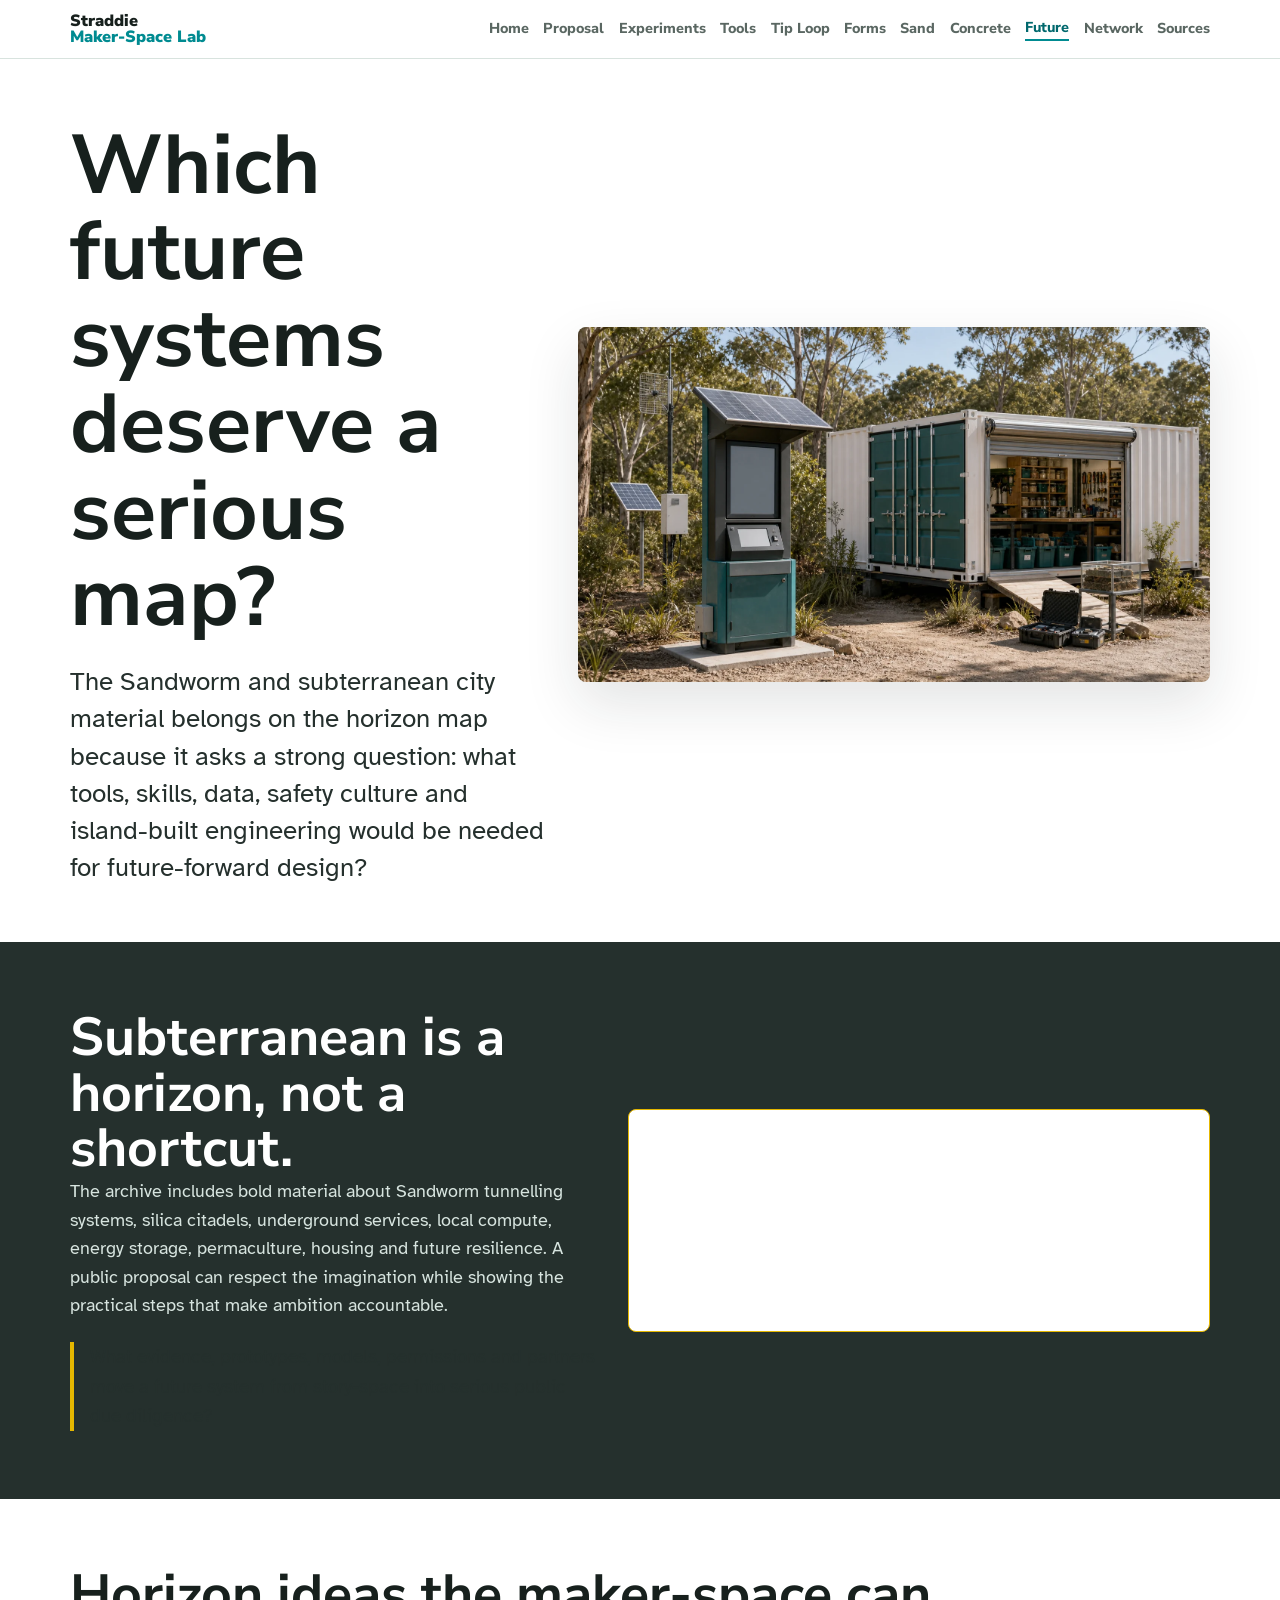
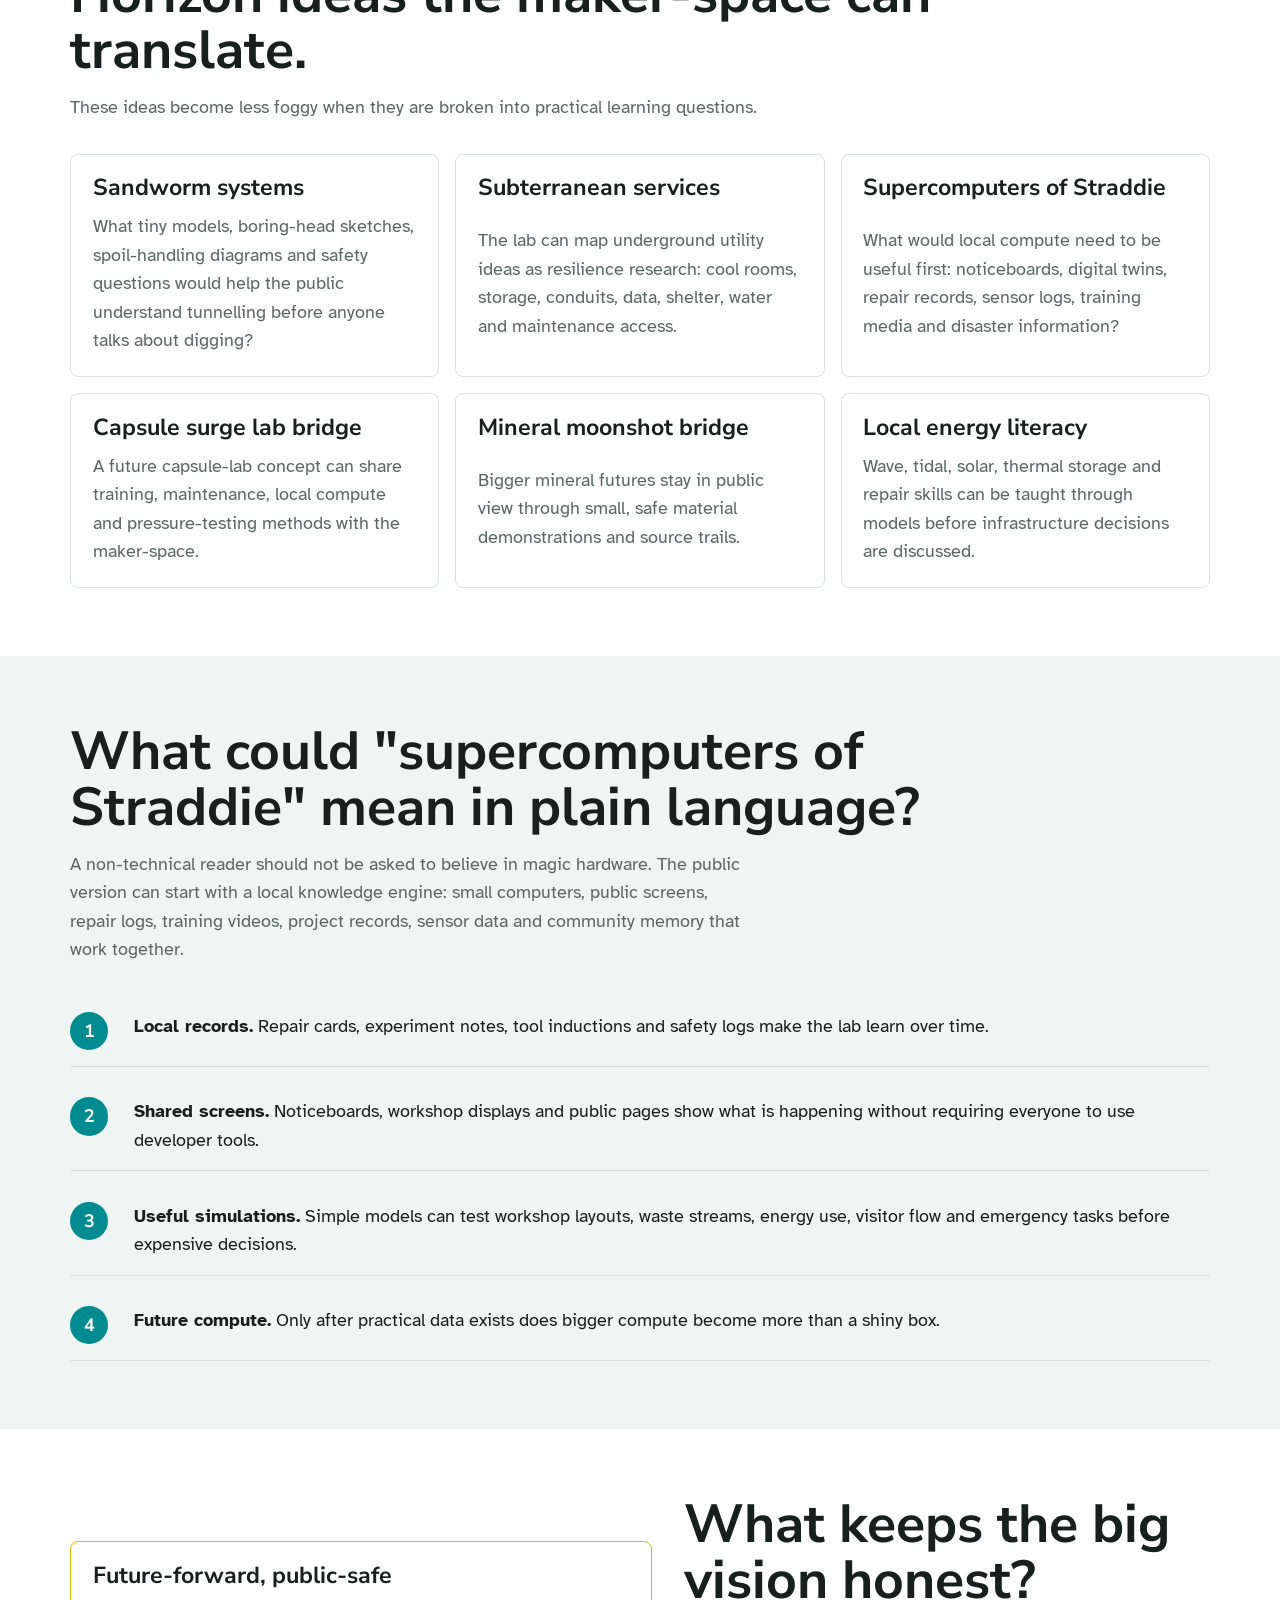
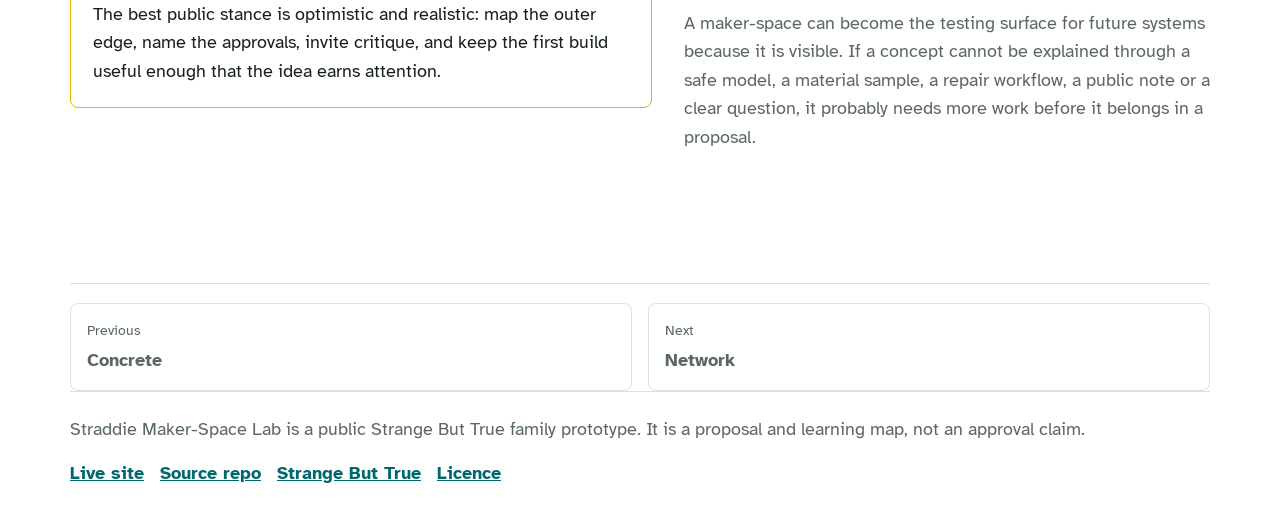
<file: future.html>
<!doctype html>
<html lang="en-AU">
  <head>
    <meta charset="utf-8">
    <meta name="viewport" content="width=device-width, initial-scale=1">
    <meta name="description" content="Future-facing Sandworm, subterranean, local compute and resilience questions for the Straddie Maker-Space Lab.">
    <title>Future Systems | Straddie Maker-Space Lab</title>
    <link rel="preconnect" href="https://fonts.googleapis.com">
    <link rel="preconnect" href="https://fonts.gstatic.com" crossorigin>
    <link href="https://fonts.googleapis.com/css2?family=Atkinson+Hyperlegible:wght@400;700&family=Nunito+Sans:wght@700;800;900&display=swap" rel="stylesheet">
    <link rel="stylesheet" href="styles.css">
    <link rel="icon" href="assets/favicon.svg" type="image/svg+xml">
  <link rel="shortcut icon" href="assets/favicon.ico" type="image/x-icon">
</head>
  <body data-page="future">
    <header data-site-header></header>
    <main id="main">
      <section class="page-hero" aria-labelledby="page-title">
        <div class="page-hero-copy">
          <h1 class="page-title" id="page-title">Which future systems deserve a serious map?</h1>
          <p class="lede">The Sandworm and subterranean city material belongs on the horizon map because it asks a strong question: what tools, skills, data, safety culture and island-built engineering would be needed for future-forward design?</p>
        </div>
        <figure class="page-hero-media">
          <img src="assets/img/future-disaster-kiosk-container.webp" alt="A solar disaster kiosk and local compute node beside a secure container maker-space in Straddie bushland.">
        </figure>
      </section>

      <div class="band-dark">
        <section class="section split" aria-labelledby="boundary-title">
          <div>
            <h2 id="boundary-title">Subterranean is a horizon, not a shortcut.</h2>
            <p class="body-copy">The archive includes bold material about Sandworm tunnelling systems, silica citadels, underground services, local compute, energy storage, permaculture, housing and future resilience. A public proposal can respect the imagination while showing the practical steps that make ambition accountable.</p>
            <p class="open-question">What evidence, prototypes, models, permissions and partners move a future system from story-space into serious public due diligence?</p>
          </div>
          <div class="callout">
            <h3>Reality check</h3>
            <p>Future infrastructure would need cultural authority, land access, engineering design, environmental assessment, geotechnical work, insurance, community support, funding, planning approval and long-term governance. The maker-space can help map those questions without claiming they are solved.</p>
          </div>
        </section>
      </div>

      <section class="section" aria-labelledby="horizons-title">
        <div class="section-head">
          <h2 id="horizons-title">Horizon ideas the maker-space can translate.</h2>
          <p class="body-copy">These ideas become less foggy when they are broken into practical learning questions.</p>
        </div>
        <div class="grid three">
          <article class="info-card"><h3>Sandworm systems</h3><p>What tiny models, boring-head sketches, spoil-handling diagrams and safety questions would help the public understand tunnelling before anyone talks about digging?</p></article>
          <article class="info-card"><h3>Subterranean services</h3><p>The lab can map underground utility ideas as resilience research: cool rooms, storage, conduits, data, shelter, water and maintenance access.</p></article>
          <article class="info-card"><h3>Supercomputers of Straddie</h3><p>What would local compute need to be useful first: noticeboards, digital twins, repair records, sensor logs, training media and disaster information?</p></article>
          <article class="info-card"><h3>Capsule surge lab bridge</h3><p>A future capsule-lab concept can share training, maintenance, local compute and pressure-testing methods with the maker-space.</p></article>
          <article class="info-card"><h3>Mineral moonshot bridge</h3><p>Bigger mineral futures stay in public view through small, safe material demonstrations and source trails.</p></article>
          <article class="info-card"><h3>Local energy literacy</h3><p>Wave, tidal, solar, thermal storage and repair skills can be taught through models before infrastructure decisions are discussed.</p></article>
        </div>
      </section>

      <div class="band">
        <section class="section" aria-labelledby="compute-title">
          <div class="section-head">
            <h2 id="compute-title">What could &quot;supercomputers of Straddie&quot; mean in plain language?</h2>
            <p class="body-copy">A non-technical reader should not be asked to believe in magic hardware. The public version can start with a local knowledge engine: small computers, public screens, repair logs, training videos, project records, sensor data and community memory that work together.</p>
          </div>
          <div class="flow">
            <div class="flow-step"><strong>1</strong><p><b>Local records.</b> Repair cards, experiment notes, tool inductions and safety logs make the lab learn over time.</p></div>
            <div class="flow-step"><strong>2</strong><p><b>Shared screens.</b> Noticeboards, workshop displays and public pages show what is happening without requiring everyone to use developer tools.</p></div>
            <div class="flow-step"><strong>3</strong><p><b>Useful simulations.</b> Simple models can test workshop layouts, waste streams, energy use, visitor flow and emergency tasks before expensive decisions.</p></div>
            <div class="flow-step"><strong>4</strong><p><b>Future compute.</b> Only after practical data exists does bigger compute become more than a shiny box.</p></div>
          </div>
        </section>
      </div>

      <section class="section split reverse" aria-labelledby="future-title">
        <div class="callout">
          <h3>Future-forward, public-safe</h3>
          <p>The best public stance is optimistic and realistic: map the outer edge, name the approvals, invite critique, and keep the first build useful enough that the idea earns attention.</p>
        </div>
        <div>
          <h2 id="future-title">What keeps the big vision honest?</h2>
          <p class="body-copy">A maker-space can become the testing surface for future systems because it is visible. If a concept cannot be explained through a safe model, a material sample, a repair workflow, a public note or a clear question, it probably needs more work before it belongs in a proposal.</p>
        </div>
      </section>
    </main>
    <footer data-site-footer></footer>
    <script src="script.js"></script>
  </body>
</html>
</file>
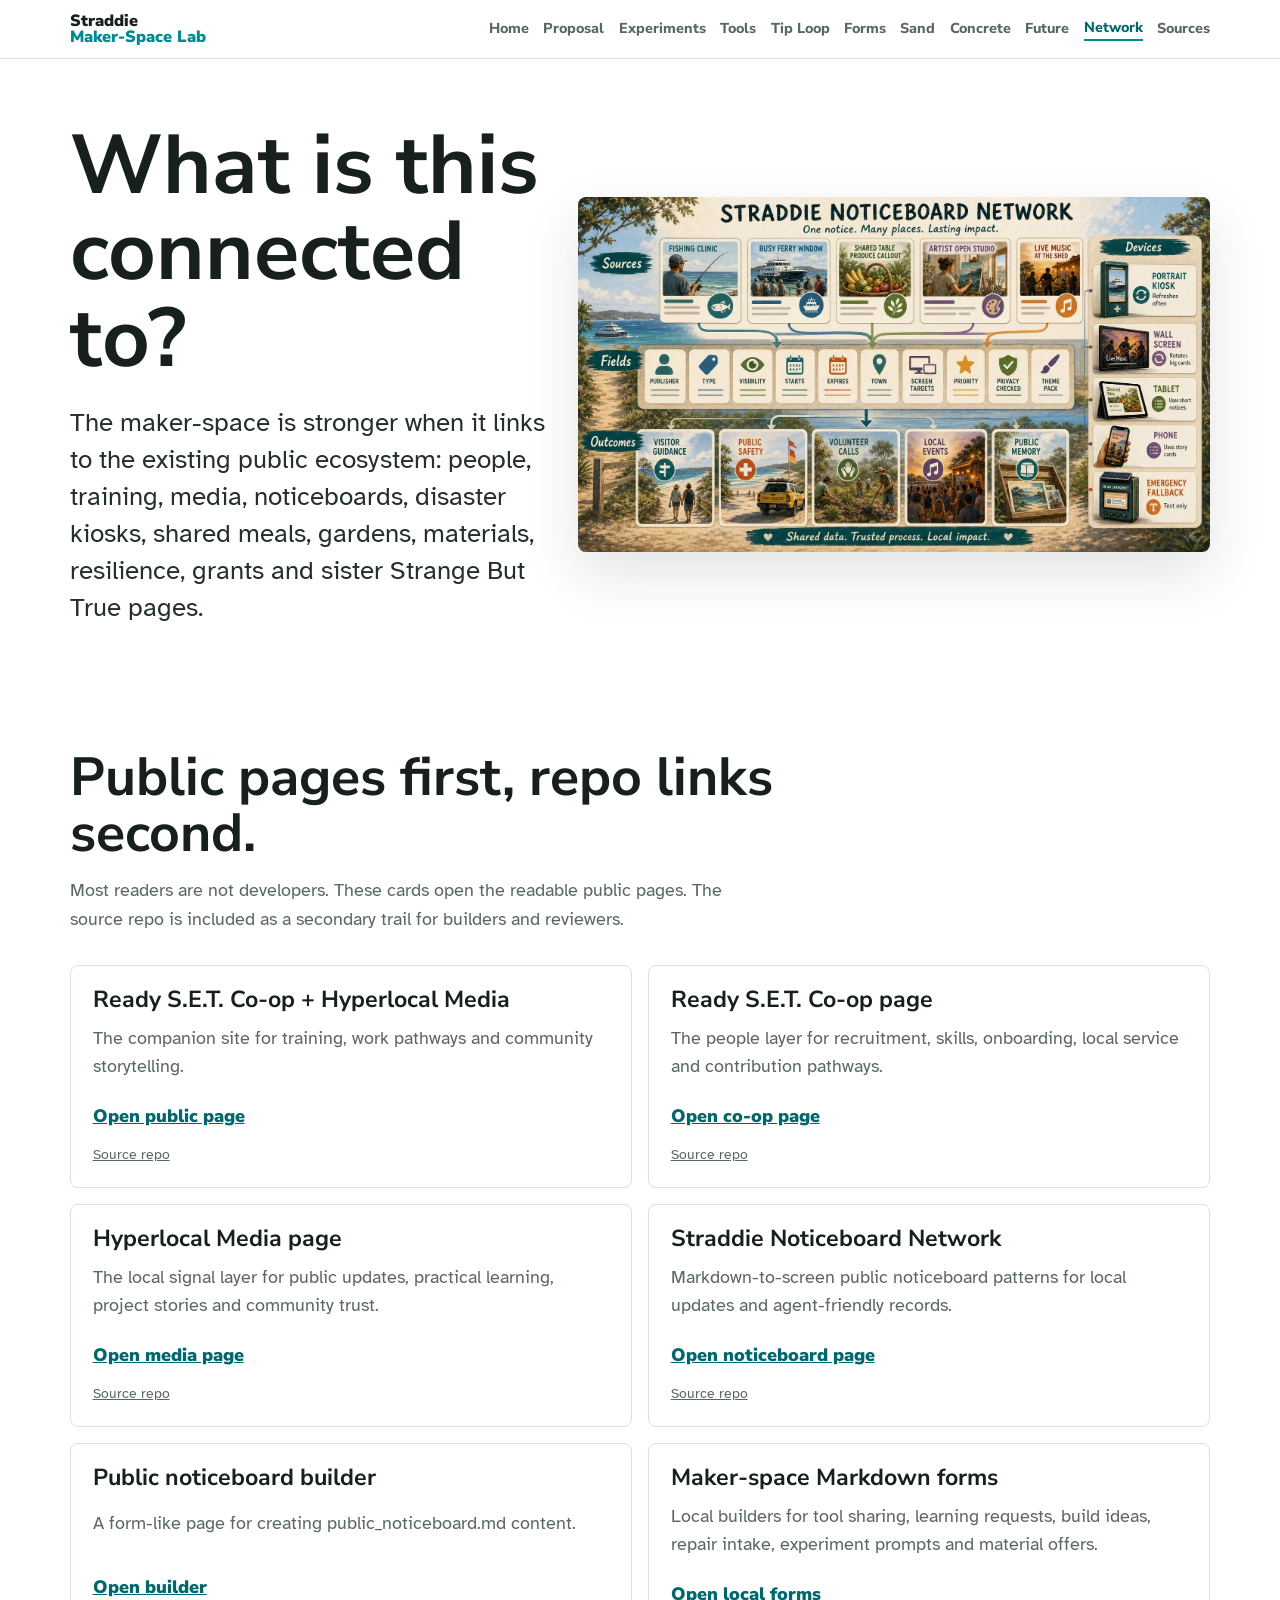
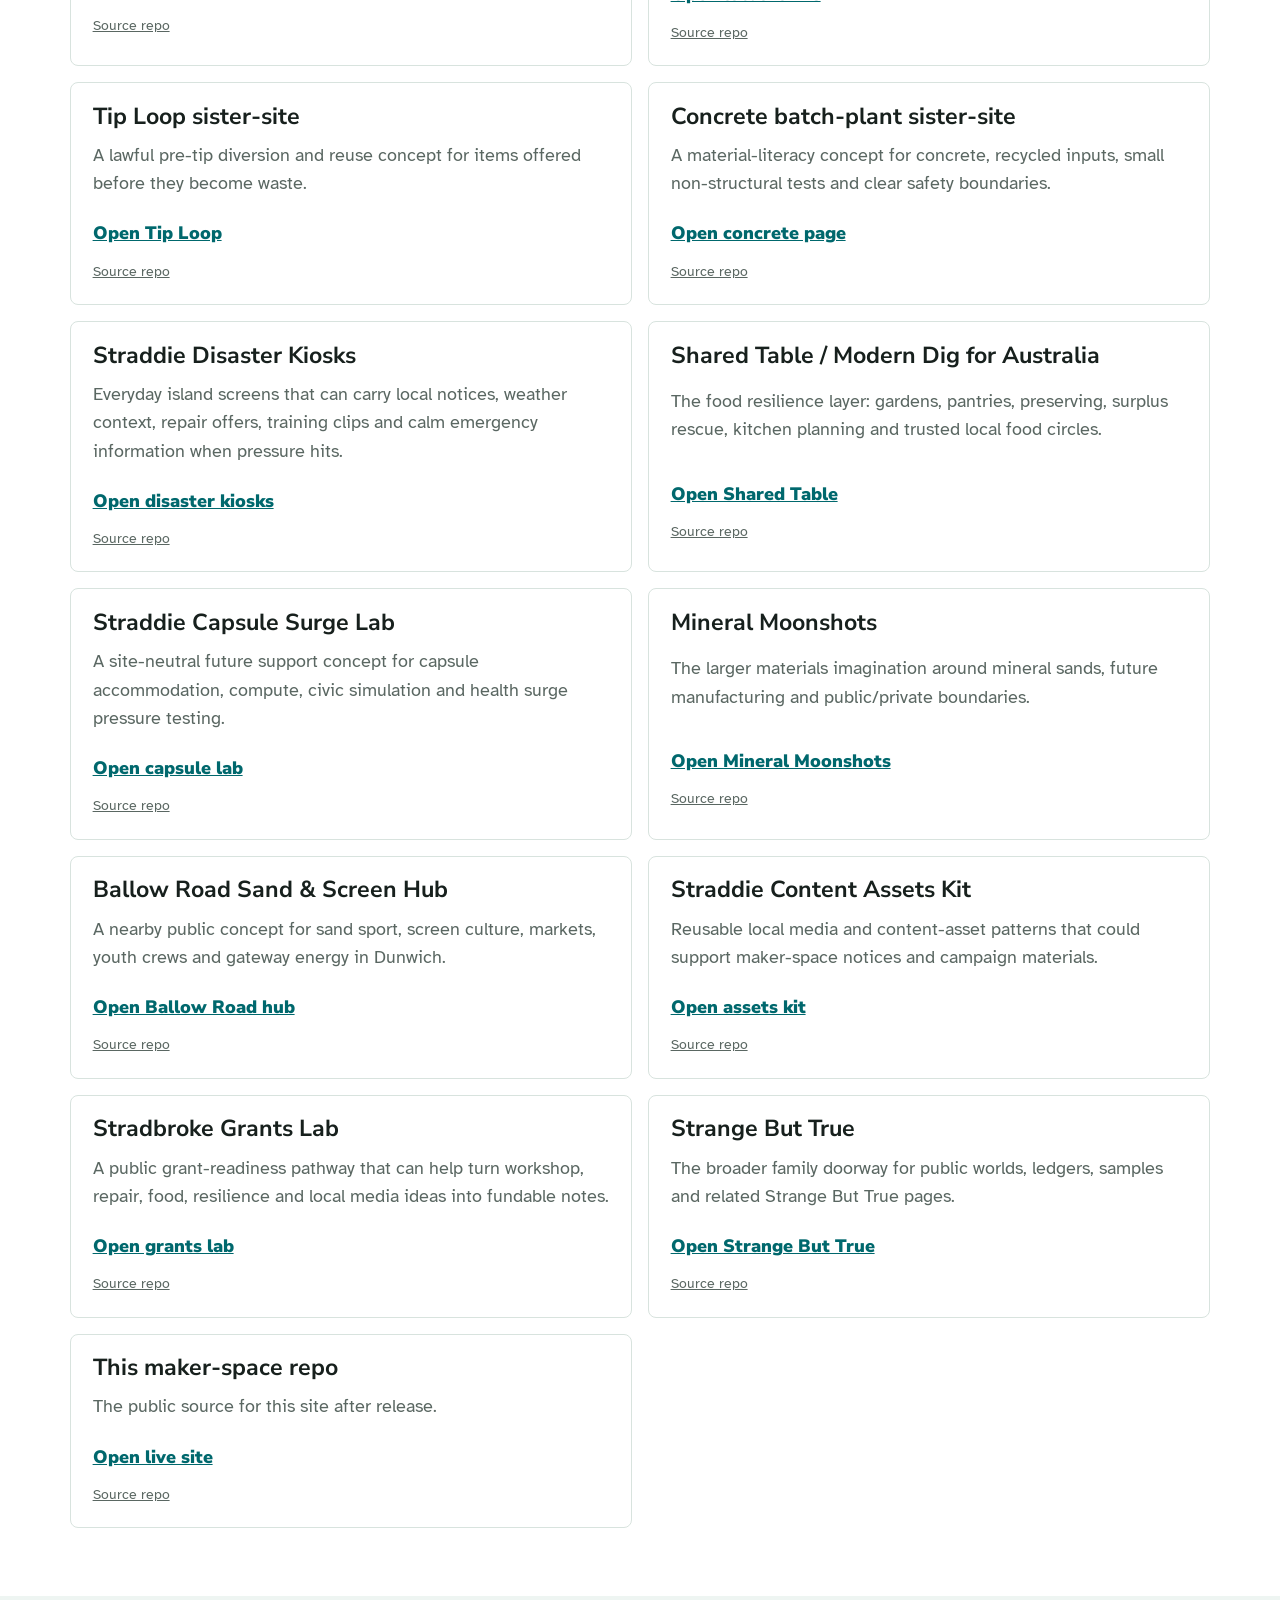
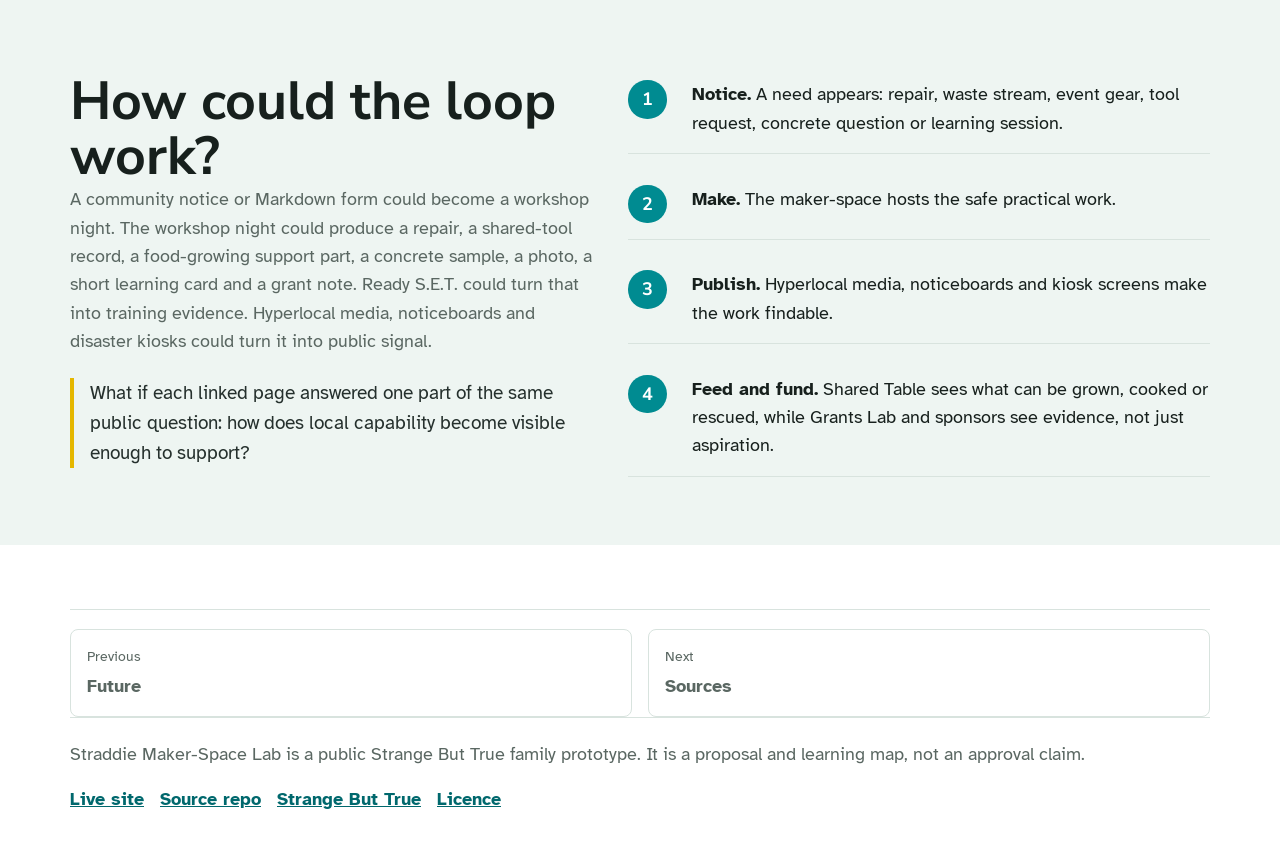
<file: network.html>
<!doctype html>
<html lang="en-AU">
  <head>
    <meta charset="utf-8">
    <meta name="viewport" content="width=device-width, initial-scale=1">
    <meta name="description" content="Family links for Straddie Maker-Space Lab across Ready S.E.T. Co-op, hyperlocal media, noticeboards, disaster kiosks, Shared Table, grants, capsule lab, Mineral Moonshots and Strange But True pages.">
    <title>Network | Straddie Maker-Space Lab</title>
    <link rel="preconnect" href="https://fonts.googleapis.com">
    <link rel="preconnect" href="https://fonts.gstatic.com" crossorigin>
    <link href="https://fonts.googleapis.com/css2?family=Atkinson+Hyperlegible:wght@400;700&family=Nunito+Sans:wght@700;800;900&display=swap" rel="stylesheet">
    <link rel="stylesheet" href="styles.css">
    <link rel="icon" href="assets/favicon.svg" type="image/svg+xml">
  <link rel="shortcut icon" href="assets/favicon.ico" type="image/x-icon">
</head>
  <body data-page="network">
    <header data-site-header></header>
    <main id="main">
      <section class="page-hero" aria-labelledby="page-title">
        <div class="page-hero-copy">
          <h1 class="page-title" id="page-title">What is this connected to?</h1>
          <p class="lede">The maker-space is stronger when it links to the existing public ecosystem: people, training, media, noticeboards, disaster kiosks, shared meals, gardens, materials, resilience, grants and sister Strange But True pages.</p>
        </div>
        <figure class="page-hero-media">
          <img src="assets/img/network-noticeboard-fields.webp" alt="A detailed digital community noticeboard concept with many local information cards and public update panels.">
        </figure>
      </section>

      <section class="section" aria-labelledby="links-title">
        <div class="section-head">
          <h2 id="links-title">Public pages first, repo links second.</h2>
          <p class="body-copy">Most readers are not developers. These cards open the readable public pages. The source repo is included as a secondary trail for builders and reviewers.</p>
        </div>
        <div class="family-grid">
          <article class="link-card">
            <h3>Ready S.E.T. Co-op + Hyperlocal Media</h3>
            <p>The companion site for training, work pathways and community storytelling.</p>
            <a class="card-link" href="https://auraofintelligence.github.io/ready-set-co-op-hyperlocal-media/">Open public page</a>
            <a class="secondary-link" href="https://github.com/auraofintelligence/ready-set-co-op-hyperlocal-media">Source repo</a>
          </article>
          <article class="link-card">
            <h3>Ready S.E.T. Co-op page</h3>
            <p>The people layer for recruitment, skills, onboarding, local service and contribution pathways.</p>
            <a class="card-link" href="https://auraofintelligence.github.io/ready-set-co-op-hyperlocal-media/ready-set-co-op.html">Open co-op page</a>
            <a class="secondary-link" href="https://github.com/auraofintelligence/ready-set-co-op-hyperlocal-media">Source repo</a>
          </article>
          <article class="link-card">
            <h3>Hyperlocal Media page</h3>
            <p>The local signal layer for public updates, practical learning, project stories and community trust.</p>
            <a class="card-link" href="https://auraofintelligence.github.io/ready-set-co-op-hyperlocal-media/hyperlocal-media.html">Open media page</a>
            <a class="secondary-link" href="https://github.com/auraofintelligence/ready-set-co-op-hyperlocal-media">Source repo</a>
          </article>
          <article class="link-card">
            <h3>Straddie Noticeboard Network</h3>
            <p>Markdown-to-screen public noticeboard patterns for local updates and agent-friendly records.</p>
            <a class="card-link" href="https://auraofintelligence.github.io/straddie-noticeboard-network/">Open noticeboard page</a>
            <a class="secondary-link" href="https://github.com/auraofintelligence/straddie-noticeboard-network">Source repo</a>
          </article>
          <article class="link-card">
            <h3>Public noticeboard builder</h3>
            <p>A form-like page for creating public_noticeboard.md content.</p>
            <a class="card-link" href="https://auraofintelligence.github.io/straddie-noticeboard-network/public-noticeboard-builder.html">Open builder</a>
            <a class="secondary-link" href="https://github.com/auraofintelligence/straddie-noticeboard-network">Source repo</a>
          </article>
          <article class="link-card">
            <h3>Maker-space Markdown forms</h3>
            <p>Local builders for tool sharing, learning requests, build ideas, repair intake, experiment prompts and material offers.</p>
            <a class="card-link" href="forms.html">Open local forms</a>
            <a class="secondary-link" href="https://github.com/auraofintelligence/straddie-makerspace-lab">Source repo</a>
          </article>
          <article class="link-card">
            <h3>Tip Loop sister-site</h3>
            <p>A lawful pre-tip diversion and reuse concept for items offered before they become waste.</p>
            <a class="card-link" href="tip-loop.html">Open Tip Loop</a>
            <a class="secondary-link" href="https://github.com/auraofintelligence/straddie-makerspace-lab">Source repo</a>
          </article>
          <article class="link-card">
            <h3>Concrete batch-plant sister-site</h3>
            <p>A material-literacy concept for concrete, recycled inputs, small non-structural tests and clear safety boundaries.</p>
            <a class="card-link" href="concrete.html">Open concrete page</a>
            <a class="secondary-link" href="https://github.com/auraofintelligence/straddie-makerspace-lab">Source repo</a>
          </article>
          <article class="link-card">
            <h3>Straddie Disaster Kiosks</h3>
            <p>Everyday island screens that can carry local notices, weather context, repair offers, training clips and calm emergency information when pressure hits.</p>
            <a class="card-link" href="https://auraofintelligence.github.io/straddie-disaster-kiosks/">Open disaster kiosks</a>
            <a class="secondary-link" href="https://github.com/auraofintelligence/straddie-disaster-kiosks">Source repo</a>
          </article>
          <article class="link-card">
            <h3>Shared Table / Modern Dig for Australia</h3>
            <p>The food resilience layer: gardens, pantries, preserving, surplus rescue, kitchen planning and trusted local food circles.</p>
            <a class="card-link" href="https://auraofintelligence.github.io/shared-table-initiative/">Open Shared Table</a>
            <a class="secondary-link" href="https://github.com/auraofintelligence/shared-table-initiative">Source repo</a>
          </article>
          <article class="link-card">
            <h3>Straddie Capsule Surge Lab</h3>
            <p>A site-neutral future support concept for capsule accommodation, compute, civic simulation and health surge pressure testing.</p>
            <a class="card-link" href="https://auraofintelligence.github.io/straddie-capsule-surge-lab/">Open capsule lab</a>
            <a class="secondary-link" href="https://github.com/auraofintelligence/straddie-capsule-surge-lab">Source repo</a>
          </article>
          <article class="link-card">
            <h3>Mineral Moonshots</h3>
            <p>The larger materials imagination around mineral sands, future manufacturing and public/private boundaries.</p>
            <a class="card-link" href="https://auraofintelligence.github.io/mineral-moonshots/">Open Mineral Moonshots</a>
            <a class="secondary-link" href="https://github.com/auraofintelligence/mineral-moonshots">Source repo</a>
          </article>
          <article class="link-card">
            <h3>Ballow Road Sand & Screen Hub</h3>
            <p>A nearby public concept for sand sport, screen culture, markets, youth crews and gateway energy in Dunwich.</p>
            <a class="card-link" href="https://auraofintelligence.github.io/ballow-road-sand-screen-hub/">Open Ballow Road hub</a>
            <a class="secondary-link" href="https://github.com/auraofintelligence/ballow-road-sand-screen-hub">Source repo</a>
          </article>
          <article class="link-card">
            <h3>Straddie Content Assets Kit</h3>
            <p>Reusable local media and content-asset patterns that could support maker-space notices and campaign materials.</p>
            <a class="card-link" href="https://auraofintelligence.github.io/straddie-content-assets-kit/">Open assets kit</a>
            <a class="secondary-link" href="https://github.com/auraofintelligence/straddie-content-assets-kit">Source repo</a>
          </article>
          <article class="link-card">
            <h3>Stradbroke Grants Lab</h3>
            <p>A public grant-readiness pathway that can help turn workshop, repair, food, resilience and local media ideas into fundable notes.</p>
            <a class="card-link" href="https://auraofintelligence.github.io/stradbroke-grants-lab/">Open grants lab</a>
            <a class="secondary-link" href="https://github.com/auraofintelligence/stradbroke-grants-lab">Source repo</a>
          </article>
          <article class="link-card">
            <h3>Strange But True</h3>
            <p>The broader family doorway for public worlds, ledgers, samples and related Strange But True pages.</p>
            <a class="card-link" href="https://auraofintelligence.github.io/strange-but-true/">Open Strange But True</a>
            <a class="secondary-link" href="https://github.com/auraofintelligence/strange-but-true">Source repo</a>
          </article>
          <article class="link-card">
            <h3>This maker-space repo</h3>
            <p>The public source for this site after release.</p>
            <a class="card-link" href="https://auraofintelligence.github.io/straddie-makerspace-lab/">Open live site</a>
            <a class="secondary-link" href="https://github.com/auraofintelligence/straddie-makerspace-lab">Source repo</a>
          </article>
        </div>
      </section>

      <div class="band">
        <section class="section split" aria-labelledby="loop-title">
          <div>
            <h2 id="loop-title">How could the loop work?</h2>
            <p class="body-copy">A community notice or Markdown form could become a workshop night. The workshop night could produce a repair, a shared-tool record, a food-growing support part, a concrete sample, a photo, a short learning card and a grant note. Ready S.E.T. could turn that into training evidence. Hyperlocal media, noticeboards and disaster kiosks could turn it into public signal.</p>
            <p class="open-question">What if each linked page answered one part of the same public question: how does local capability become visible enough to support?</p>
          </div>
          <div class="flow">
            <div class="flow-step"><strong>1</strong><p><b>Notice.</b> A need appears: repair, waste stream, event gear, tool request, concrete question or learning session.</p></div>
            <div class="flow-step"><strong>2</strong><p><b>Make.</b> The maker-space hosts the safe practical work.</p></div>
            <div class="flow-step"><strong>3</strong><p><b>Publish.</b> Hyperlocal media, noticeboards and kiosk screens make the work findable.</p></div>
            <div class="flow-step"><strong>4</strong><p><b>Feed and fund.</b> Shared Table sees what can be grown, cooked or rescued, while Grants Lab and sponsors see evidence, not just aspiration.</p></div>
          </div>
        </section>
      </div>
    </main>
    <footer data-site-footer></footer>
    <script src="script.js"></script>
  </body>
</html>
</file>
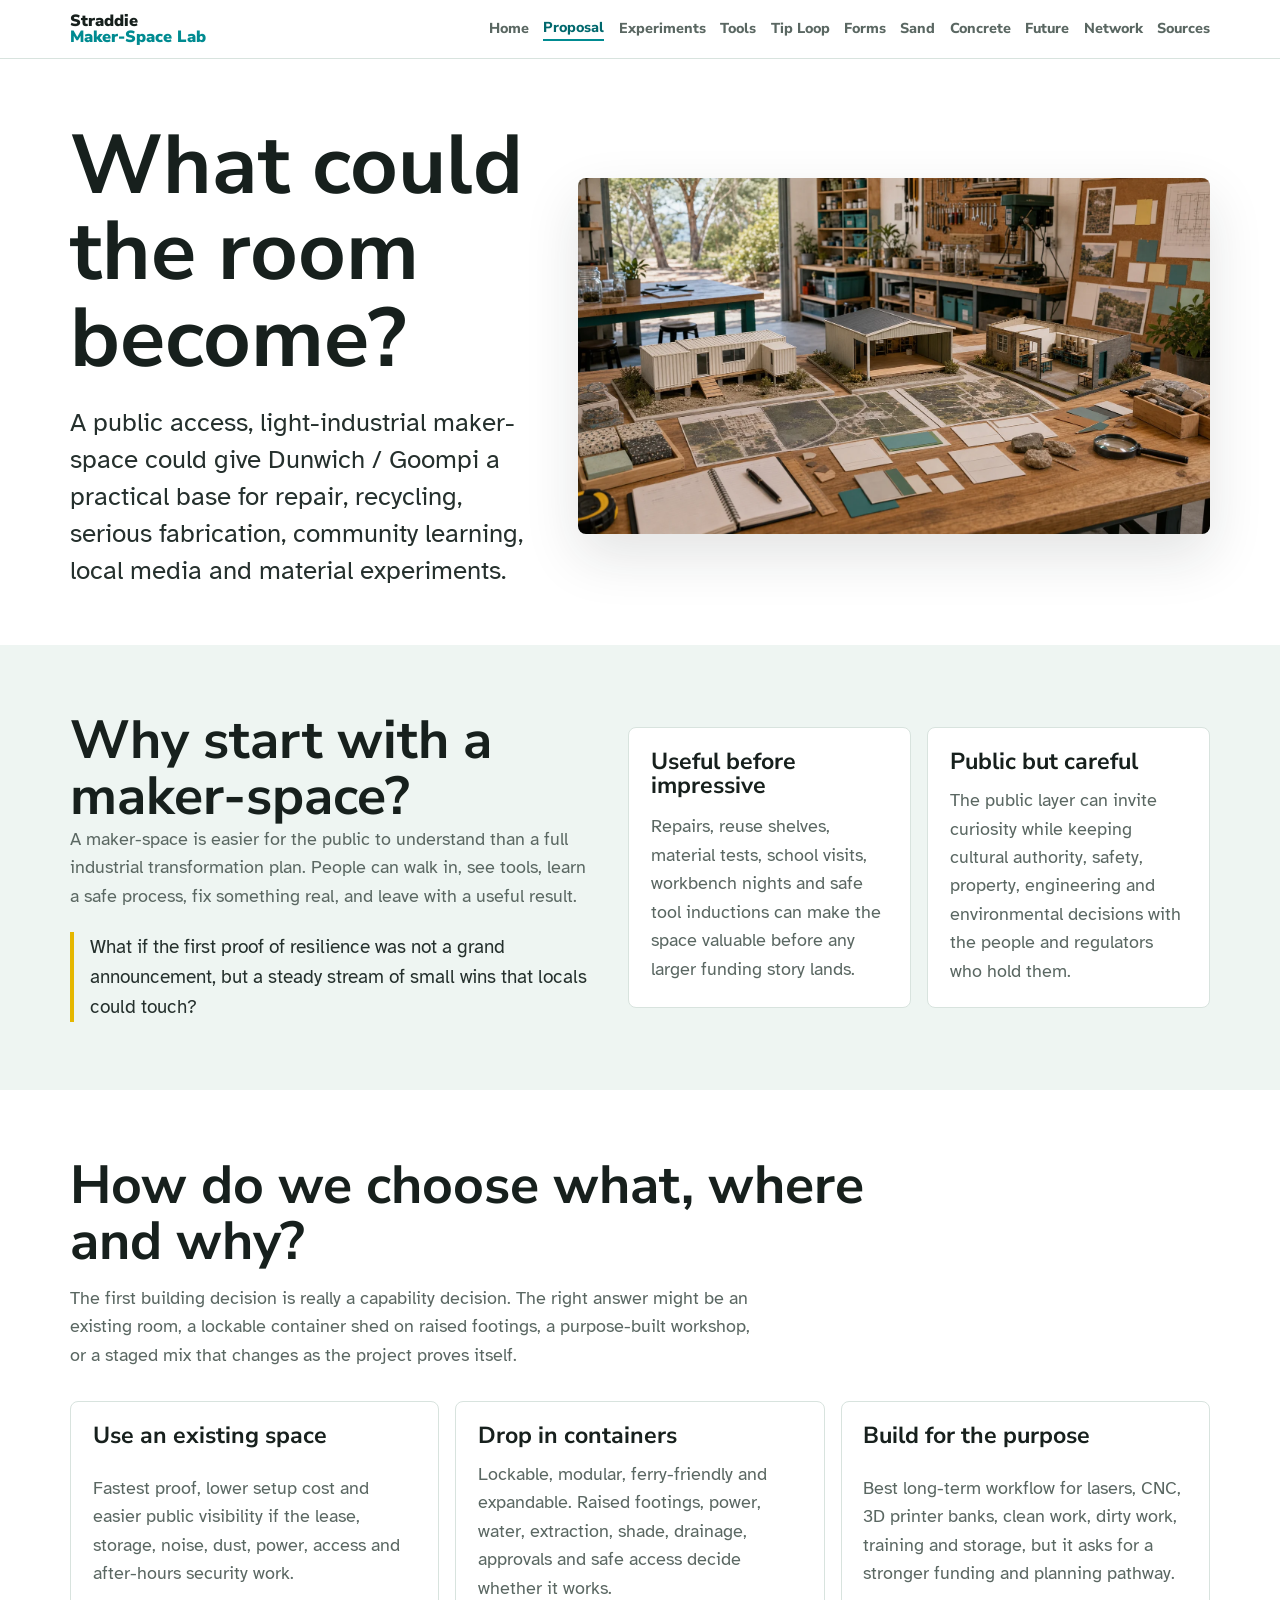
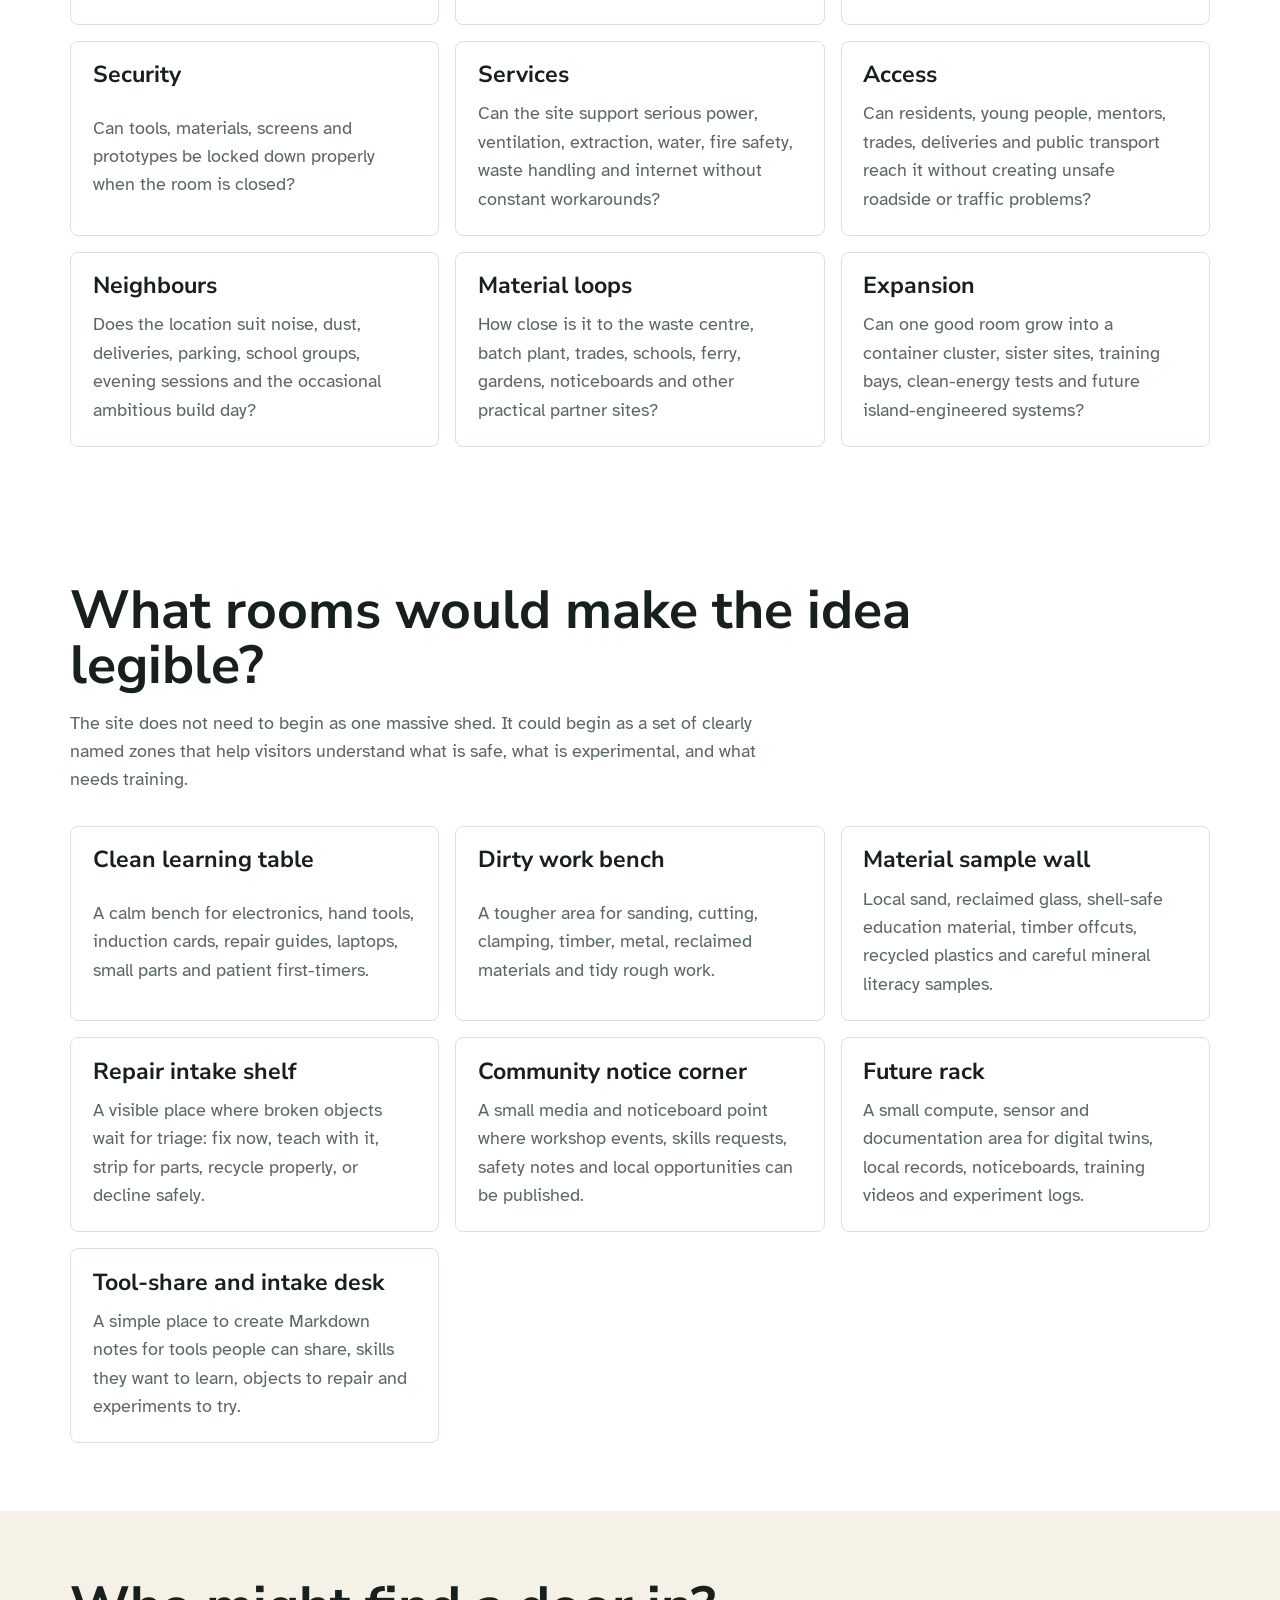
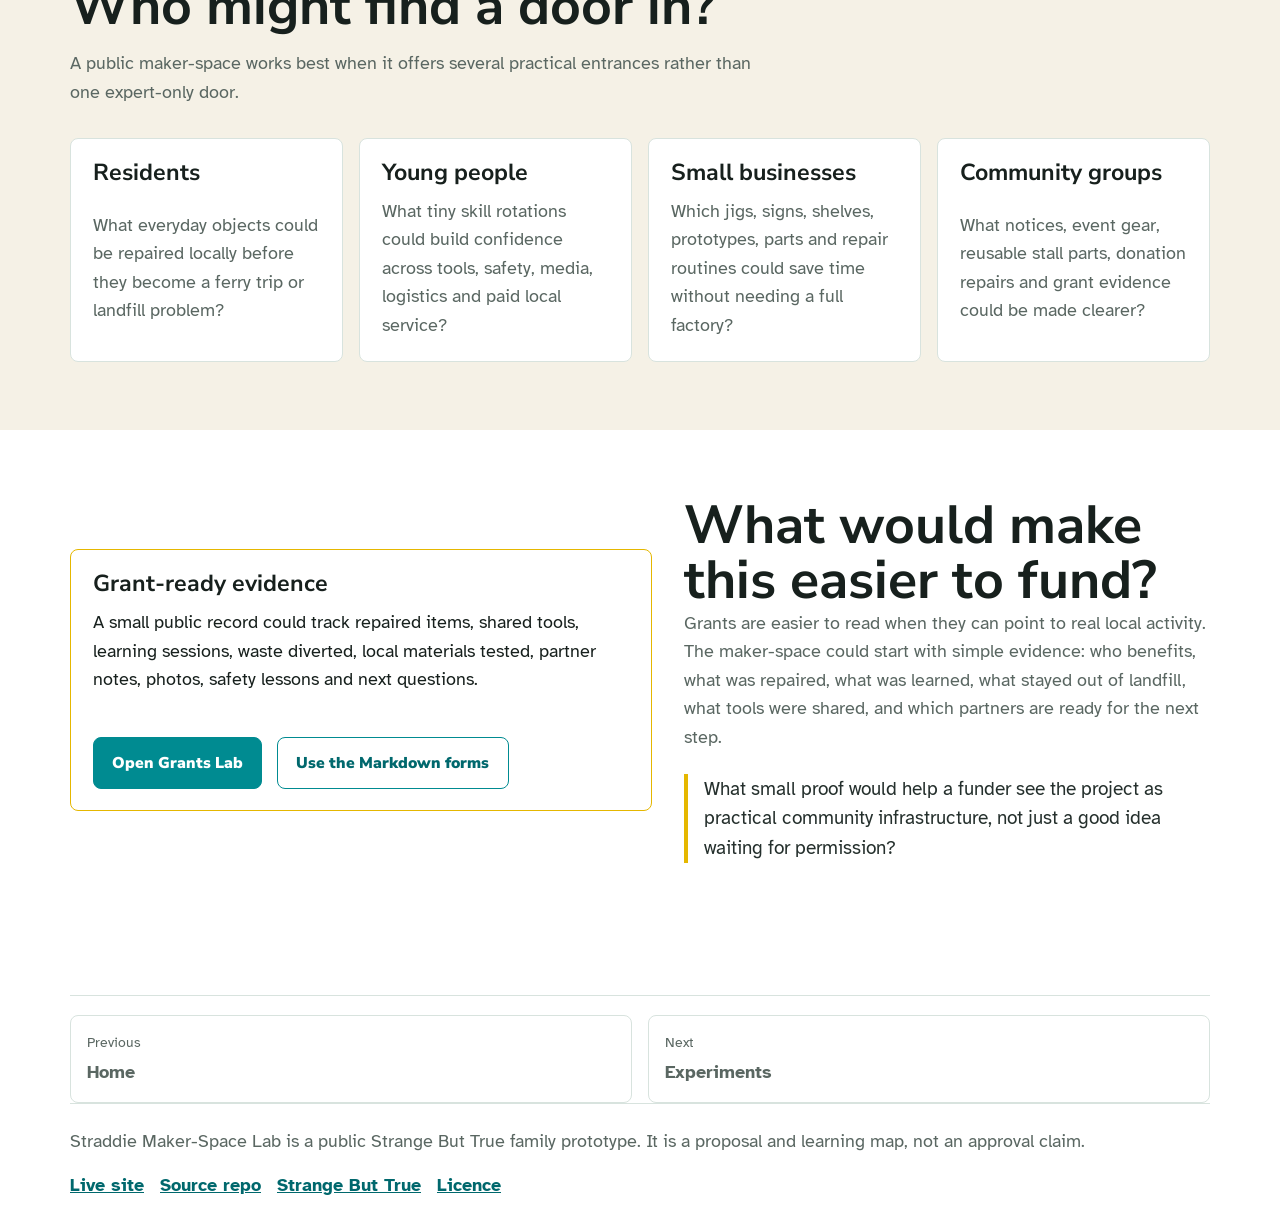
<file: proposal.html>
<!doctype html>
<html lang="en-AU">
  <head>
    <meta charset="utf-8">
    <meta name="viewport" content="width=device-width, initial-scale=1">
    <meta name="description" content="A grounded public proposal for a light-industrial maker-space in Dunwich / Goompi focused on making, fixing, recycling and local learning.">
    <title>Proposal | Straddie Maker-Space Lab</title>
    <link rel="preconnect" href="https://fonts.googleapis.com">
    <link rel="preconnect" href="https://fonts.gstatic.com" crossorigin>
    <link href="https://fonts.googleapis.com/css2?family=Atkinson+Hyperlegible:wght@400;700&family=Nunito+Sans:wght@700;800;900&display=swap" rel="stylesheet">
    <link rel="stylesheet" href="styles.css">
    <link rel="icon" href="assets/favicon.svg" type="image/svg+xml">
  <link rel="shortcut icon" href="assets/favicon.ico" type="image/x-icon">
</head>
  <body data-page="proposal">
    <header data-site-header></header>
    <main id="main">
      <section class="page-hero" aria-labelledby="page-title">
        <div class="page-hero-copy">
          <h1 class="page-title" id="page-title">What could the room become?</h1>
          <p class="lede">A public access, light-industrial maker-space could give Dunwich / Goompi a practical base for repair, recycling, serious fabrication, community learning, local media and material experiments.</p>
        </div>
        <figure class="page-hero-media">
          <img src="assets/img/proposal-site-options.webp" alt="A workshop planning table comparing a raised shipping container shed, a purpose-built workshop and an existing-space maker-room option.">
        </figure>
      </section>

      <div class="band">
        <section class="section split" aria-labelledby="why-title">
          <div>
            <h2 id="why-title">Why start with a maker-space?</h2>
            <p class="body-copy">A maker-space is easier for the public to understand than a full industrial transformation plan. People can walk in, see tools, learn a safe process, fix something real, and leave with a useful result.</p>
            <p class="open-question">What if the first proof of resilience was not a grand announcement, but a steady stream of small wins that locals could touch?</p>
          </div>
          <div class="grid two">
            <article class="info-card">
              <h3>Useful before impressive</h3>
              <p>Repairs, reuse shelves, material tests, school visits, workbench nights and safe tool inductions can make the space valuable before any larger funding story lands.</p>
            </article>
            <article class="info-card">
              <h3>Public but careful</h3>
              <p>The public layer can invite curiosity while keeping cultural authority, safety, property, engineering and environmental decisions with the people and regulators who hold them.</p>
            </article>
          </div>
        </section>
      </div>

      <section class="section" aria-labelledby="site-choice-title">
        <div class="section-head">
          <h2 id="site-choice-title">How do we choose what, where and why?</h2>
          <p class="body-copy">The first building decision is really a capability decision. The right answer might be an existing room, a lockable container shed on raised footings, a purpose-built workshop, or a staged mix that changes as the project proves itself.</p>
        </div>
        <div class="grid three">
          <article class="info-card">
            <h3>Use an existing space</h3>
            <p>Fastest proof, lower setup cost and easier public visibility if the lease, storage, noise, dust, power, access and after-hours security work.</p>
          </article>
          <article class="info-card">
            <h3>Drop in containers</h3>
            <p>Lockable, modular, ferry-friendly and expandable. Raised footings, power, water, extraction, shade, drainage, approvals and safe access decide whether it works.</p>
          </article>
          <article class="info-card">
            <h3>Build for the purpose</h3>
            <p>Best long-term workflow for lasers, CNC, 3D printer banks, clean work, dirty work, training and storage, but it asks for a stronger funding and planning pathway.</p>
          </article>
        </div>
        <div class="grid three">
          <article class="question-card"><h3>Security</h3><p>Can tools, materials, screens and prototypes be locked down properly when the room is closed?</p></article>
          <article class="question-card"><h3>Services</h3><p>Can the site support serious power, ventilation, extraction, water, fire safety, waste handling and internet without constant workarounds?</p></article>
          <article class="question-card"><h3>Access</h3><p>Can residents, young people, mentors, trades, deliveries and public transport reach it without creating unsafe roadside or traffic problems?</p></article>
          <article class="question-card"><h3>Neighbours</h3><p>Does the location suit noise, dust, deliveries, parking, school groups, evening sessions and the occasional ambitious build day?</p></article>
          <article class="question-card"><h3>Material loops</h3><p>How close is it to the waste centre, batch plant, trades, schools, ferry, gardens, noticeboards and other practical partner sites?</p></article>
          <article class="question-card"><h3>Expansion</h3><p>Can one good room grow into a container cluster, sister sites, training bays, clean-energy tests and future island-engineered systems?</p></article>
        </div>
      </section>

      <section class="section" aria-labelledby="rooms-title">
        <div class="section-head">
          <h2 id="rooms-title">What rooms would make the idea legible?</h2>
          <p class="body-copy">The site does not need to begin as one massive shed. It could begin as a set of clearly named zones that help visitors understand what is safe, what is experimental, and what needs training.</p>
        </div>
        <div class="grid three">
          <article class="info-card">
            <h3>Clean learning table</h3>
            <p>A calm bench for electronics, hand tools, induction cards, repair guides, laptops, small parts and patient first-timers.</p>
          </article>
          <article class="info-card">
            <h3>Dirty work bench</h3>
            <p>A tougher area for sanding, cutting, clamping, timber, metal, reclaimed materials and tidy rough work.</p>
          </article>
          <article class="info-card">
            <h3>Material sample wall</h3>
            <p>Local sand, reclaimed glass, shell-safe education material, timber offcuts, recycled plastics and careful mineral literacy samples.</p>
          </article>
          <article class="info-card">
            <h3>Repair intake shelf</h3>
            <p>A visible place where broken objects wait for triage: fix now, teach with it, strip for parts, recycle properly, or decline safely.</p>
          </article>
          <article class="info-card">
            <h3>Community notice corner</h3>
            <p>A small media and noticeboard point where workshop events, skills requests, safety notes and local opportunities can be published.</p>
          </article>
          <article class="info-card">
            <h3>Future rack</h3>
            <p>A small compute, sensor and documentation area for digital twins, local records, noticeboards, training videos and experiment logs.</p>
          </article>
          <article class="info-card">
            <h3>Tool-share and intake desk</h3>
            <p>A simple place to create Markdown notes for tools people can share, skills they want to learn, objects to repair and experiments to try.</p>
          </article>
        </div>
      </section>

      <div class="band-sand">
        <section class="section" aria-labelledby="people-title">
          <div class="section-head">
            <h2 id="people-title">Who might find a door in?</h2>
            <p class="body-copy">A public maker-space works best when it offers several practical entrances rather than one expert-only door.</p>
          </div>
          <div class="grid four">
            <article class="question-card"><h3>Residents</h3><p>What everyday objects could be repaired locally before they become a ferry trip or landfill problem?</p></article>
            <article class="question-card"><h3>Young people</h3><p>What tiny skill rotations could build confidence across tools, safety, media, logistics and paid local service?</p></article>
            <article class="question-card"><h3>Small businesses</h3><p>Which jigs, signs, shelves, prototypes, parts and repair routines could save time without needing a full factory?</p></article>
            <article class="question-card"><h3>Community groups</h3><p>What notices, event gear, reusable stall parts, donation repairs and grant evidence could be made clearer?</p></article>
          </div>
        </section>
      </div>

      <section class="section split reverse" aria-labelledby="grants-title">
        <div class="callout">
          <h3>Grant-ready evidence</h3>
          <p>A small public record could track repaired items, shared tools, learning sessions, waste diverted, local materials tested, partner notes, photos, safety lessons and next questions.</p>
          <div class="button-row">
            <a class="button primary" href="https://auraofintelligence.github.io/stradbroke-grants-lab/">Open Grants Lab</a>
            <a class="button secondary" href="forms.html">Use the Markdown forms</a>
          </div>
        </div>
        <div>
          <h2 id="grants-title">What would make this easier to fund?</h2>
          <p class="body-copy">Grants are easier to read when they can point to real local activity. The maker-space could start with simple evidence: who benefits, what was repaired, what was learned, what stayed out of landfill, what tools were shared, and which partners are ready for the next step.</p>
          <p class="open-question">What small proof would help a funder see the project as practical community infrastructure, not just a good idea waiting for permission?</p>
        </div>
      </section>
    </main>
    <footer data-site-footer></footer>
    <script src="script.js"></script>
  </body>
</html>
</file>
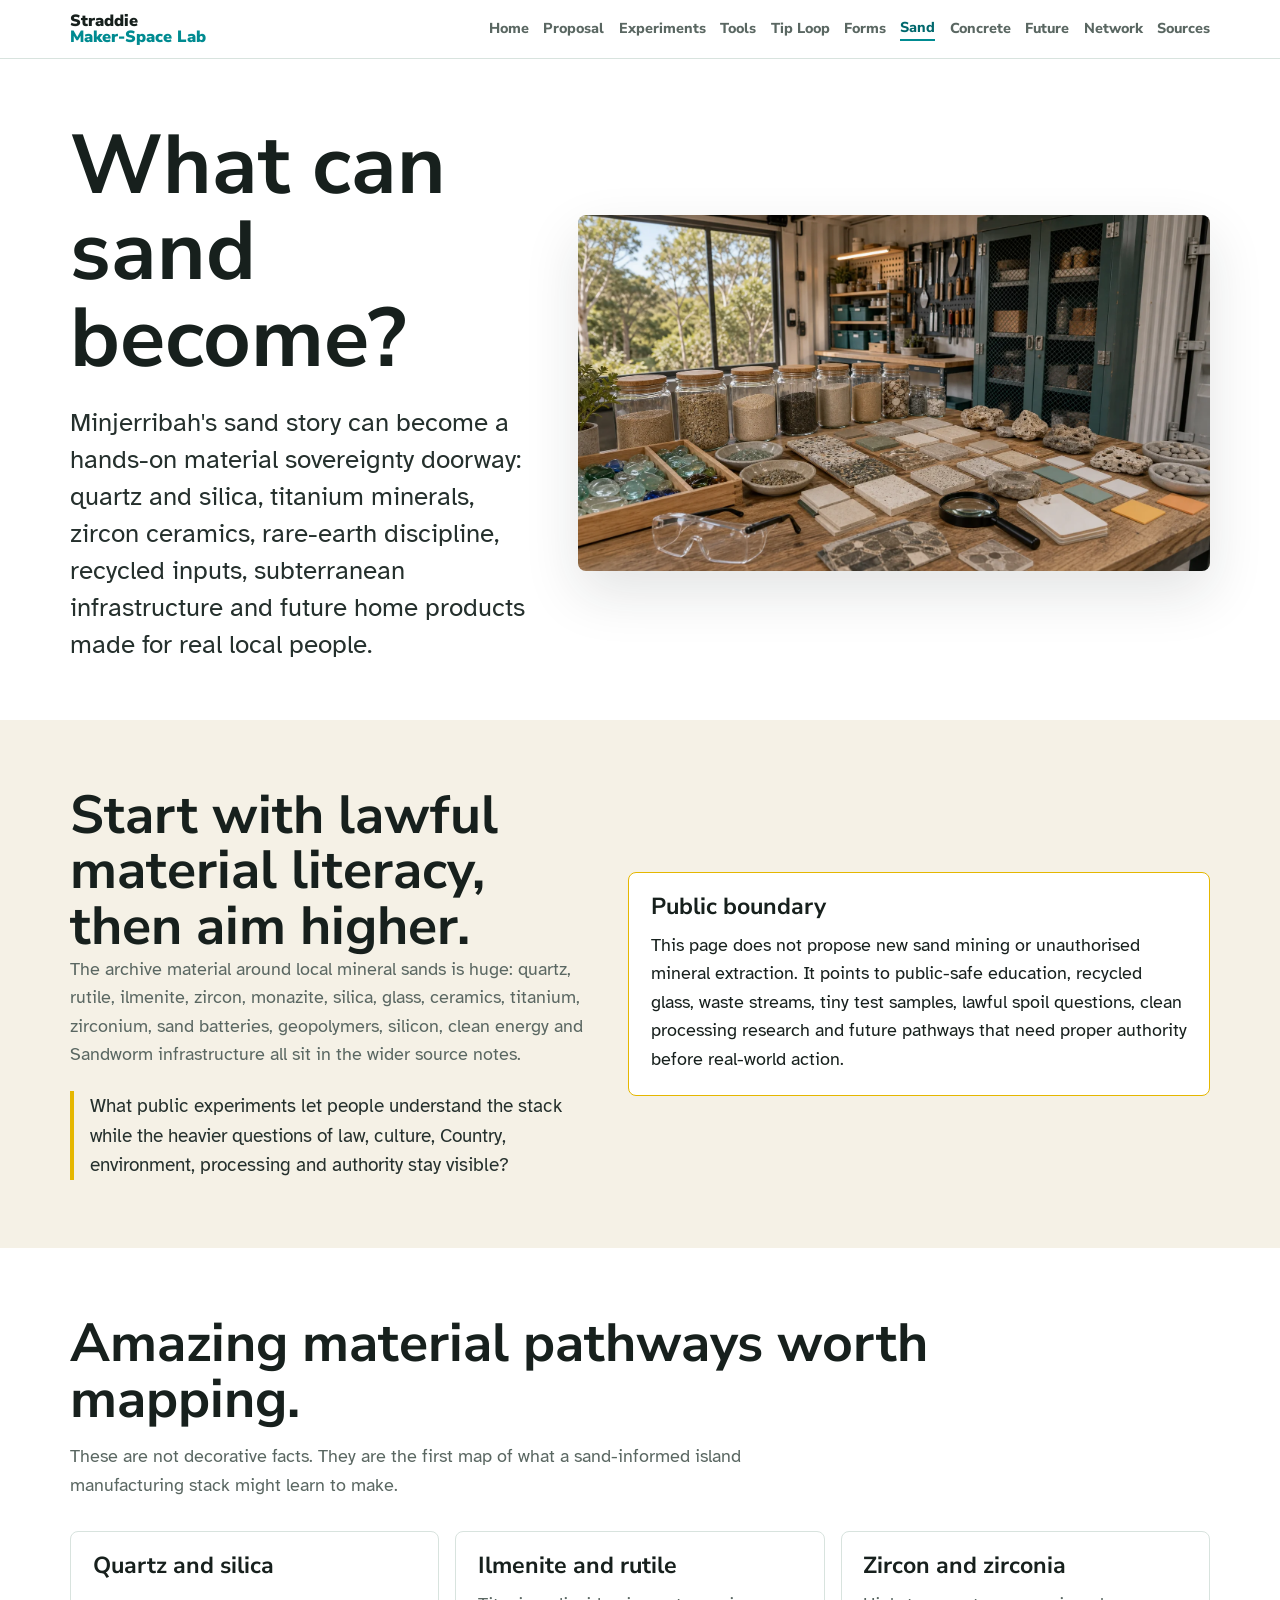
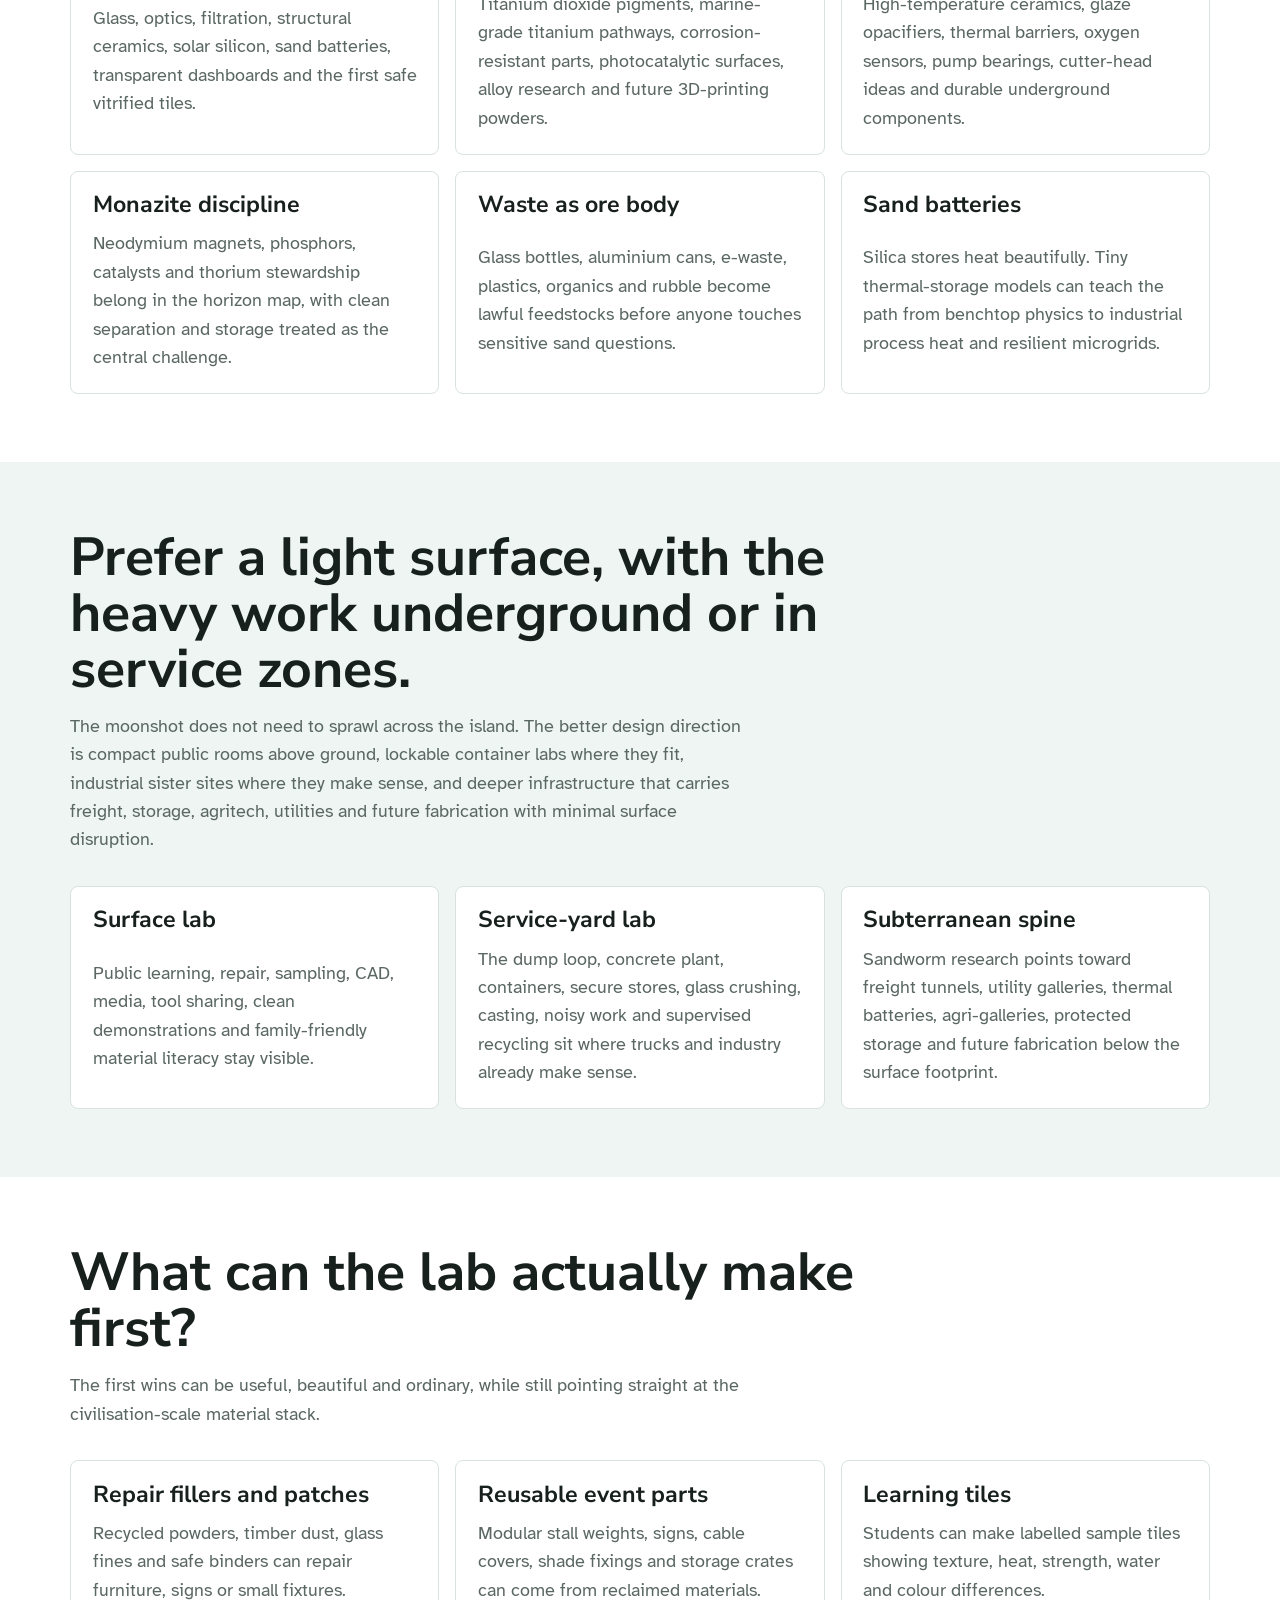
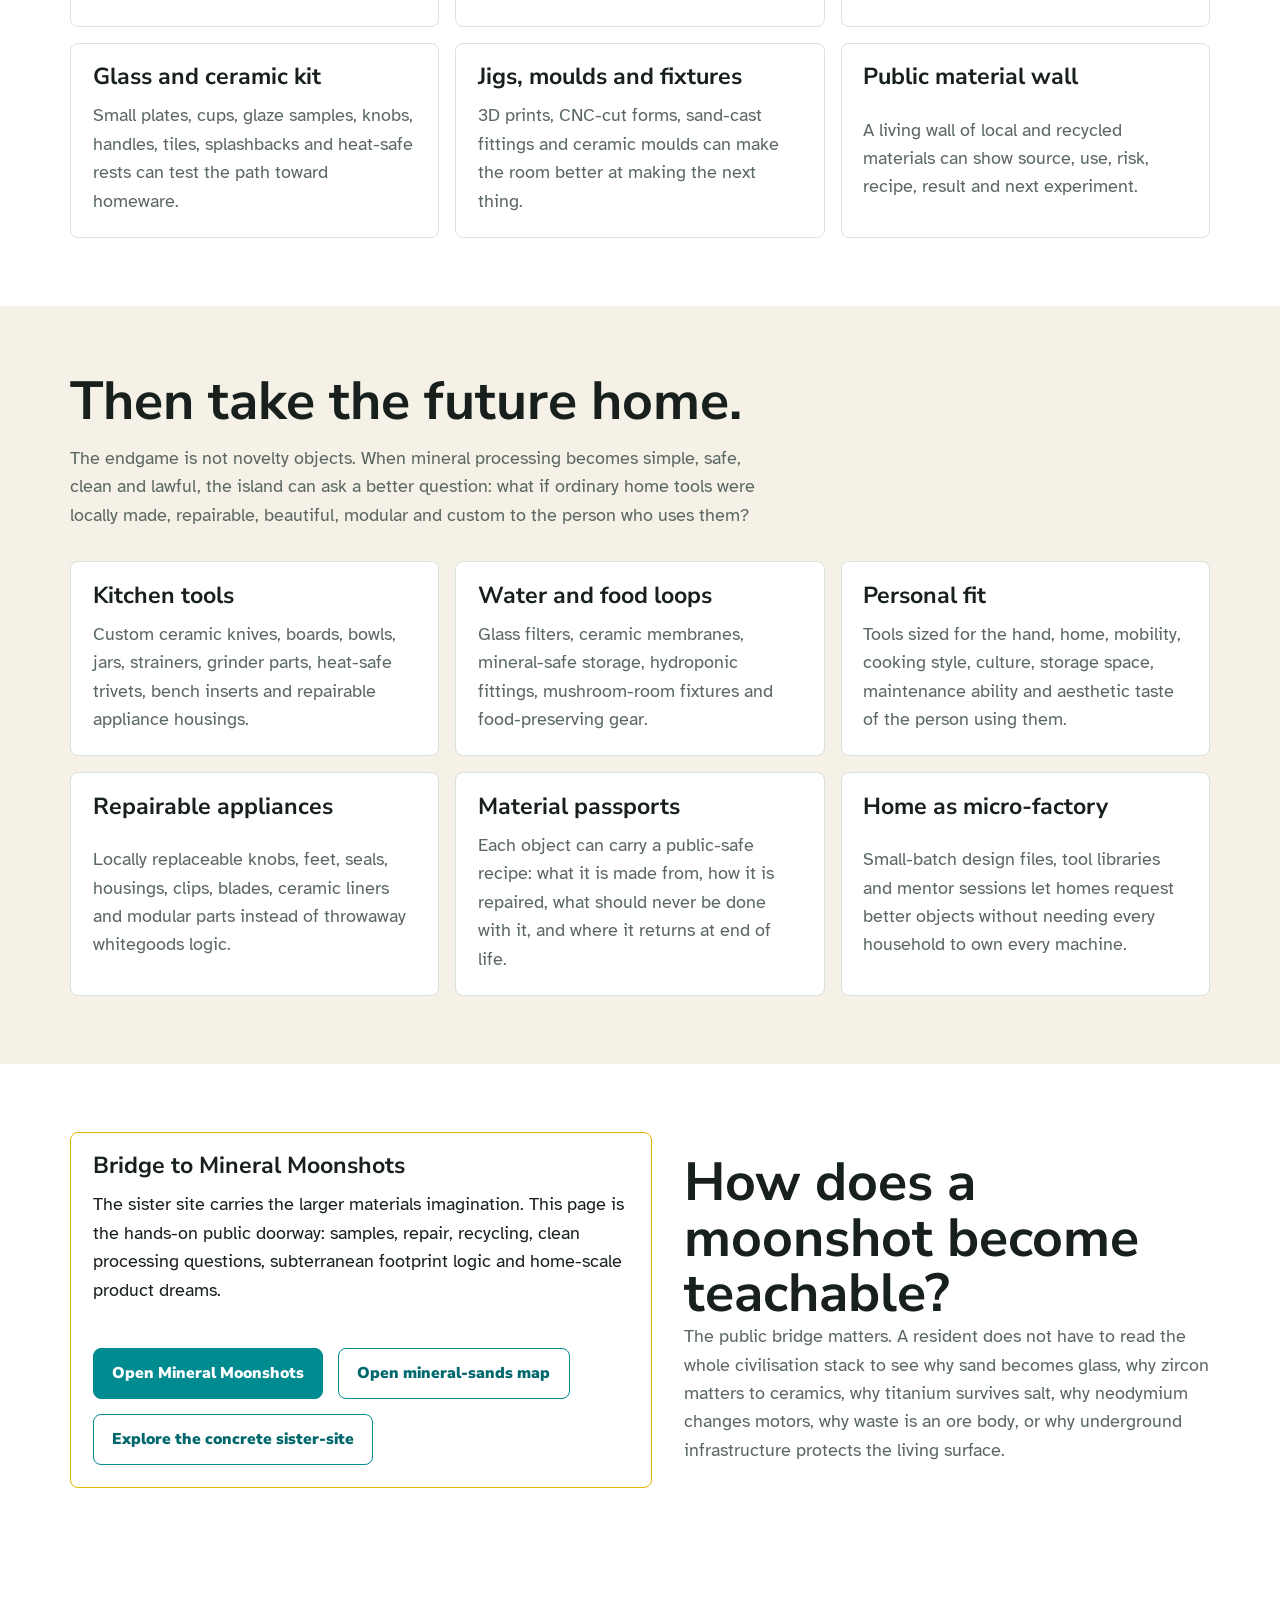
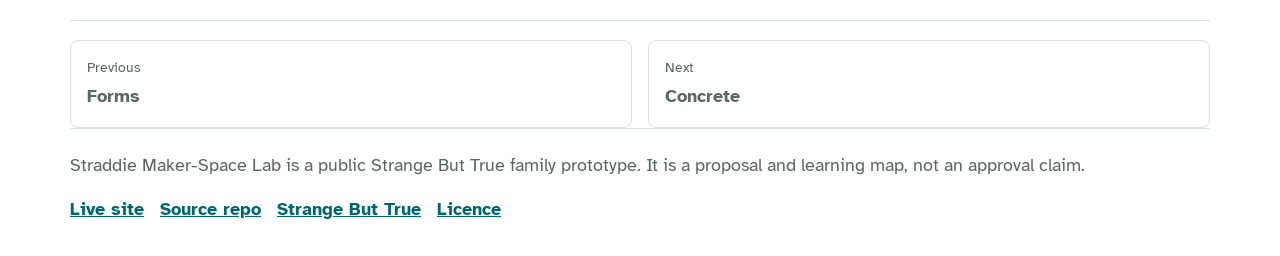
<file: sand.html>
<!doctype html>
<html lang="en-AU">
  <head>
    <meta charset="utf-8">
    <meta name="viewport" content="width=device-width, initial-scale=1">
    <meta name="description" content="A public-safe deep dive into local sand, mineral constituents, clean processing, subterranean infrastructure and maker-space material futures for Straddie Maker-Space Lab.">
    <title>Sand & Materials | Straddie Maker-Space Lab</title>
    <link rel="preconnect" href="https://fonts.googleapis.com">
    <link rel="preconnect" href="https://fonts.gstatic.com" crossorigin>
    <link href="https://fonts.googleapis.com/css2?family=Atkinson+Hyperlegible:wght@400;700&family=Nunito+Sans:wght@700;800;900&display=swap" rel="stylesheet">
    <link rel="stylesheet" href="styles.css">
    <link rel="icon" href="assets/favicon.svg" type="image/svg+xml">
  <link rel="shortcut icon" href="assets/favicon.ico" type="image/x-icon">
</head>
  <body data-page="sand">
    <header data-site-header></header>
    <main id="main">
      <section class="page-hero" aria-labelledby="page-title">
        <div class="page-hero-copy">
          <h1 class="page-title" id="page-title">What can sand become?</h1>
          <p class="lede">Minjerribah&apos;s sand story can become a hands-on material sovereignty doorway: quartz and silica, titanium minerals, zircon ceramics, rare-earth discipline, recycled inputs, subterranean infrastructure and future home products made for real local people.</p>
        </div>
        <figure class="page-hero-media">
          <img src="assets/img/sand-materials-display.webp" alt="A maker-space material display with sand jars, glass samples, moulds, tools and plain-language learning tags.">
        </figure>
      </section>

      <div class="band-sand">
        <section class="section split" aria-labelledby="boundary-title">
          <div>
            <h2 id="boundary-title">Start with lawful material literacy, then aim higher.</h2>
            <p class="body-copy">The archive material around local mineral sands is huge: quartz, rutile, ilmenite, zircon, monazite, silica, glass, ceramics, titanium, zirconium, sand batteries, geopolymers, silicon, clean energy and Sandworm infrastructure all sit in the wider source notes.</p>
            <p class="open-question">What public experiments let people understand the stack while the heavier questions of law, culture, Country, environment, processing and authority stay visible?</p>
          </div>
          <div class="callout">
            <h3>Public boundary</h3>
            <p>This page does not propose new sand mining or unauthorised mineral extraction. It points to public-safe education, recycled glass, waste streams, tiny test samples, lawful spoil questions, clean processing research and future pathways that need proper authority before real-world action.</p>
          </div>
        </section>
      </div>

      <section class="section" aria-labelledby="materials-title">
        <div class="section-head">
          <h2 id="materials-title">Amazing material pathways worth mapping.</h2>
          <p class="body-copy">These are not decorative facts. They are the first map of what a sand-informed island manufacturing stack might learn to make.</p>
        </div>
        <div class="grid three">
          <article class="info-card"><h3>Quartz and silica</h3><p>Glass, optics, filtration, structural ceramics, solar silicon, sand batteries, transparent dashboards and the first safe vitrified tiles.</p></article>
          <article class="info-card"><h3>Ilmenite and rutile</h3><p>Titanium dioxide pigments, marine-grade titanium pathways, corrosion-resistant parts, photocatalytic surfaces, alloy research and future 3D-printing powders.</p></article>
          <article class="info-card"><h3>Zircon and zirconia</h3><p>High-temperature ceramics, glaze opacifiers, thermal barriers, oxygen sensors, pump bearings, cutter-head ideas and durable underground components.</p></article>
          <article class="info-card"><h3>Monazite discipline</h3><p>Neodymium magnets, phosphors, catalysts and thorium stewardship belong in the horizon map, with clean separation and storage treated as the central challenge.</p></article>
          <article class="info-card"><h3>Waste as ore body</h3><p>Glass bottles, aluminium cans, e-waste, plastics, organics and rubble become lawful feedstocks before anyone touches sensitive sand questions.</p></article>
          <article class="info-card"><h3>Sand batteries</h3><p>Silica stores heat beautifully. Tiny thermal-storage models can teach the path from benchtop physics to industrial process heat and resilient microgrids.</p></article>
        </div>
      </section>

      <div class="band">
        <section class="section" aria-labelledby="footprint-title">
          <div class="section-head">
            <h2 id="footprint-title">Prefer a light surface, with the heavy work underground or in service zones.</h2>
            <p class="body-copy">The moonshot does not need to sprawl across the island. The better design direction is compact public rooms above ground, lockable container labs where they fit, industrial sister sites where they make sense, and deeper infrastructure that carries freight, storage, agritech, utilities and future fabrication with minimal surface disruption.</p>
          </div>
          <div class="grid three">
            <article class="question-card"><h3>Surface lab</h3><p>Public learning, repair, sampling, CAD, media, tool sharing, clean demonstrations and family-friendly material literacy stay visible.</p></article>
            <article class="question-card"><h3>Service-yard lab</h3><p>The dump loop, concrete plant, containers, secure stores, glass crushing, casting, noisy work and supervised recycling sit where trucks and industry already make sense.</p></article>
            <article class="question-card"><h3>Subterranean spine</h3><p>Sandworm research points toward freight tunnels, utility galleries, thermal batteries, agri-galleries, protected storage and future fabrication below the surface footprint.</p></article>
          </div>
        </section>
      </div>

      <section class="section" aria-labelledby="make-title">
        <div class="section-head">
          <h2 id="make-title">What can the lab actually make first?</h2>
          <p class="body-copy">The first wins can be useful, beautiful and ordinary, while still pointing straight at the civilisation-scale material stack.</p>
        </div>
        <div class="grid three">
          <article class="question-card"><h3>Repair fillers and patches</h3><p>Recycled powders, timber dust, glass fines and safe binders can repair furniture, signs or small fixtures.</p></article>
          <article class="question-card"><h3>Reusable event parts</h3><p>Modular stall weights, signs, cable covers, shade fixings and storage crates can come from reclaimed materials.</p></article>
          <article class="question-card"><h3>Learning tiles</h3><p>Students can make labelled sample tiles showing texture, heat, strength, water and colour differences.</p></article>
          <article class="question-card"><h3>Glass and ceramic kit</h3><p>Small plates, cups, glaze samples, knobs, handles, tiles, splashbacks and heat-safe rests can test the path toward homeware.</p></article>
          <article class="question-card"><h3>Jigs, moulds and fixtures</h3><p>3D prints, CNC-cut forms, sand-cast fittings and ceramic moulds can make the room better at making the next thing.</p></article>
          <article class="question-card"><h3>Public material wall</h3><p>A living wall of local and recycled materials can show source, use, risk, recipe, result and next experiment.</p></article>
        </div>
      </section>

      <div class="band-sand">
        <section class="section" aria-labelledby="home-title">
          <div class="section-head">
            <h2 id="home-title">Then take the future home.</h2>
            <p class="body-copy">The endgame is not novelty objects. When mineral processing becomes simple, safe, clean and lawful, the island can ask a better question: what if ordinary home tools were locally made, repairable, beautiful, modular and custom to the person who uses them?</p>
          </div>
          <div class="grid three">
            <article class="info-card"><h3>Kitchen tools</h3><p>Custom ceramic knives, boards, bowls, jars, strainers, grinder parts, heat-safe trivets, bench inserts and repairable appliance housings.</p></article>
            <article class="info-card"><h3>Water and food loops</h3><p>Glass filters, ceramic membranes, mineral-safe storage, hydroponic fittings, mushroom-room fixtures and food-preserving gear.</p></article>
            <article class="info-card"><h3>Personal fit</h3><p>Tools sized for the hand, home, mobility, cooking style, culture, storage space, maintenance ability and aesthetic taste of the person using them.</p></article>
            <article class="info-card"><h3>Repairable appliances</h3><p>Locally replaceable knobs, feet, seals, housings, clips, blades, ceramic liners and modular parts instead of throwaway whitegoods logic.</p></article>
            <article class="info-card"><h3>Material passports</h3><p>Each object can carry a public-safe recipe: what it is made from, how it is repaired, what should never be done with it, and where it returns at end of life.</p></article>
            <article class="info-card"><h3>Home as micro-factory</h3><p>Small-batch design files, tool libraries and mentor sessions let homes request better objects without needing every household to own every machine.</p></article>
          </div>
        </section>
      </div>

      <section class="section split reverse" aria-labelledby="moonshots-title">
        <div class="callout">
          <h3>Bridge to Mineral Moonshots</h3>
          <p>The sister site carries the larger materials imagination. This page is the hands-on public doorway: samples, repair, recycling, clean processing questions, subterranean footprint logic and home-scale product dreams.</p>
          <div class="button-row">
            <a class="button primary" href="https://auraofintelligence.github.io/mineral-moonshots/moonshots.html">Open Mineral Moonshots</a>
            <a class="button secondary" href="https://auraofintelligence.github.io/mineral-moonshots/materials.html">Open mineral-sands map</a>
            <a class="button secondary" href="concrete.html">Explore the concrete sister-site</a>
          </div>
        </div>
        <div>
          <h2 id="moonshots-title">How does a moonshot become teachable?</h2>
          <p class="body-copy">The public bridge matters. A resident does not have to read the whole civilisation stack to see why sand becomes glass, why zircon matters to ceramics, why titanium survives salt, why neodymium changes motors, why waste is an ore body, or why underground infrastructure protects the living surface.</p>
        </div>
      </section>
    </main>
    <footer data-site-footer></footer>
    <script src="script.js"></script>
  </body>
</html>
</file>
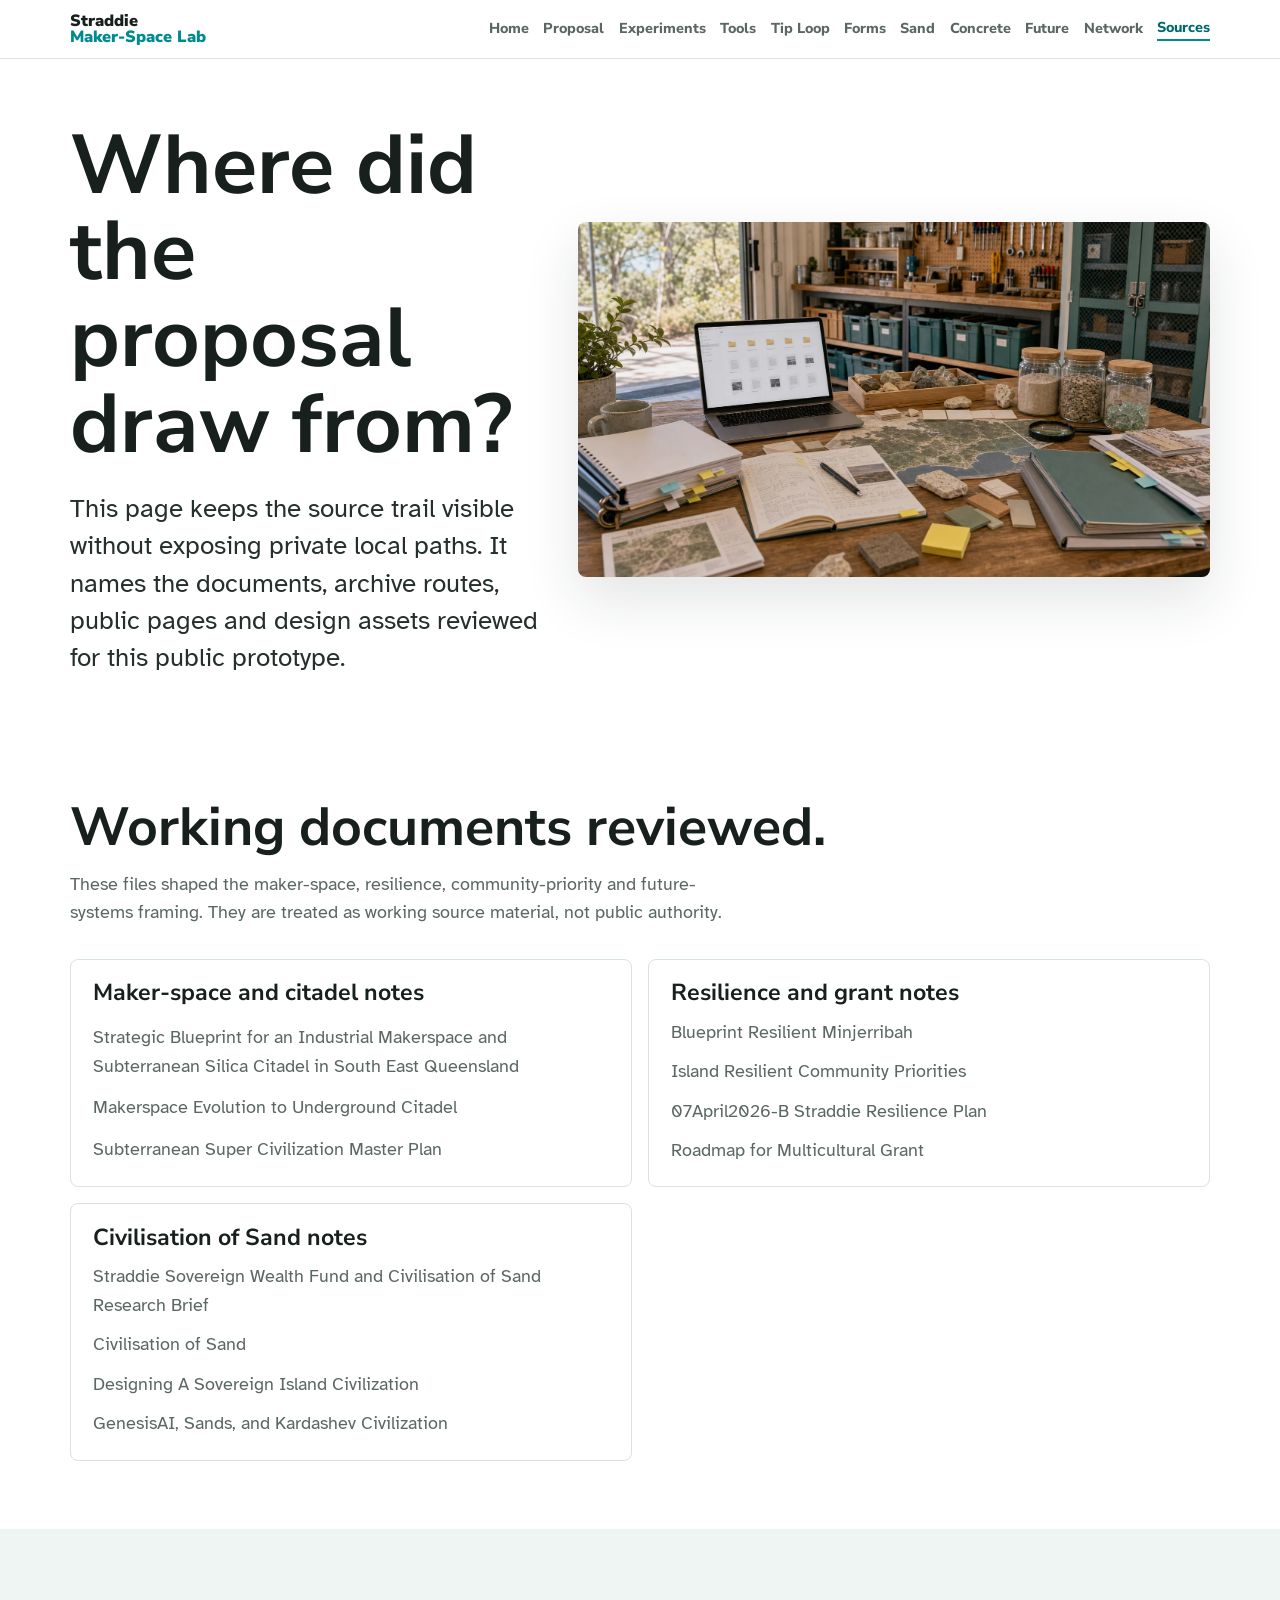
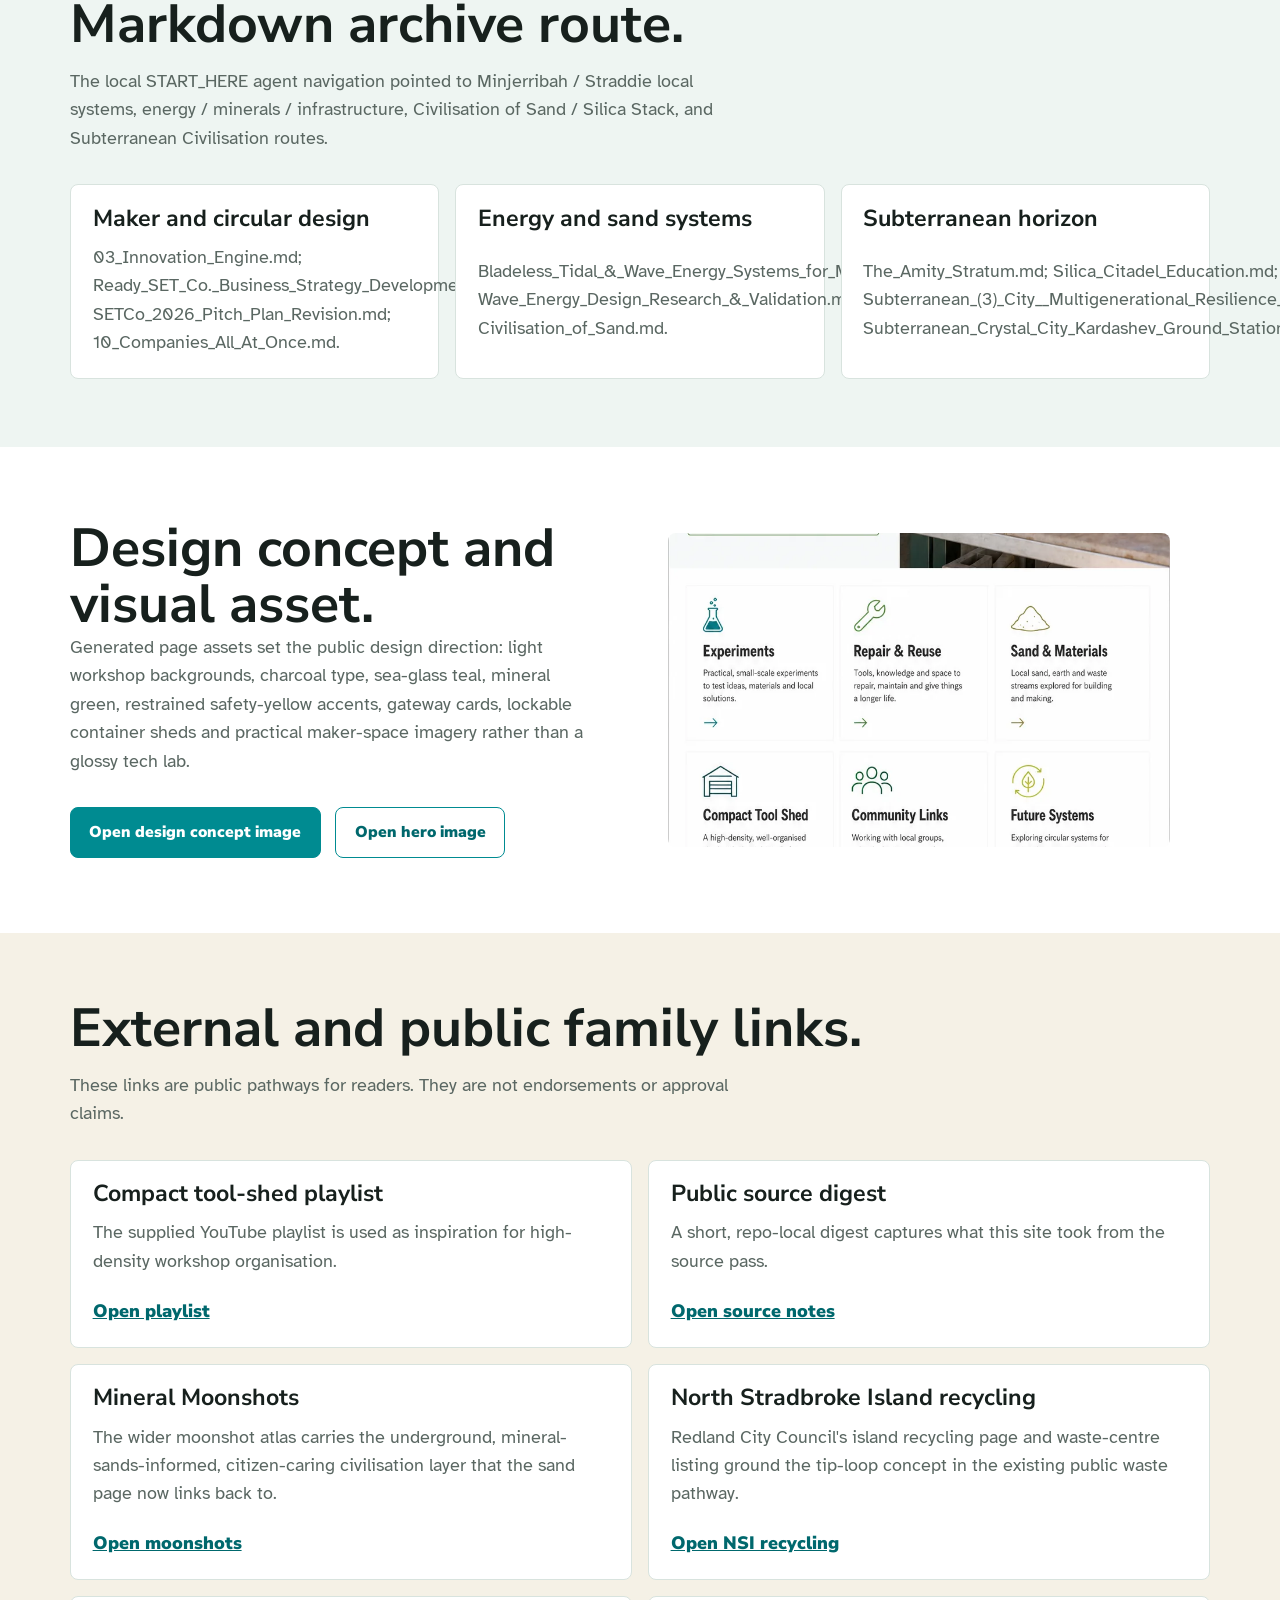
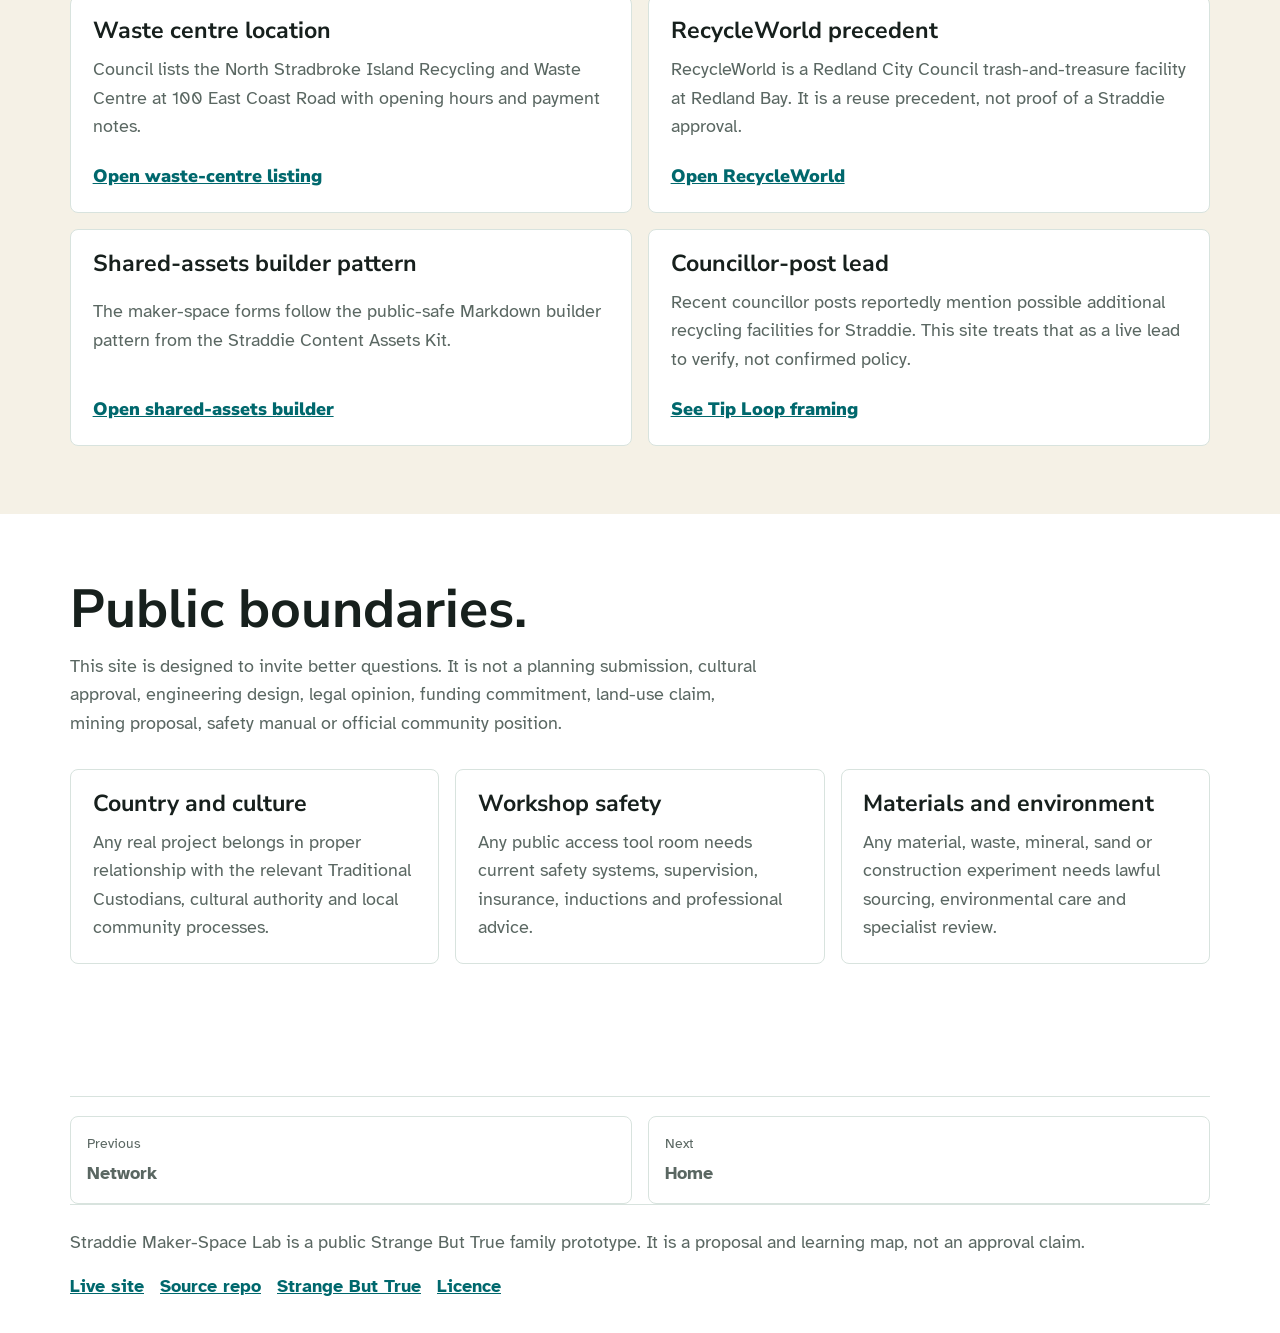
<file: sources.html>
<!doctype html>
<html lang="en-AU">
  <head>
    <meta charset="utf-8">
    <meta name="viewport" content="width=device-width, initial-scale=1">
    <meta name="description" content="Source notes, reviewed documents and public boundaries for the Straddie Maker-Space Lab proposal site.">
    <title>Sources | Straddie Maker-Space Lab</title>
    <link rel="preconnect" href="https://fonts.googleapis.com">
    <link rel="preconnect" href="https://fonts.gstatic.com" crossorigin>
    <link href="https://fonts.googleapis.com/css2?family=Atkinson+Hyperlegible:wght@400;700&family=Nunito+Sans:wght@700;800;900&display=swap" rel="stylesheet">
    <link rel="stylesheet" href="styles.css">
    <link rel="icon" href="assets/favicon.svg" type="image/svg+xml">
  <link rel="shortcut icon" href="assets/favicon.ico" type="image/x-icon">
</head>
  <body data-page="sources">
    <header data-site-header></header>
    <main id="main">
      <section class="page-hero" aria-labelledby="page-title">
        <div class="page-hero-copy">
          <h1 class="page-title" id="page-title">Where did the proposal draw from?</h1>
          <p class="lede">This page keeps the source trail visible without exposing private local paths. It names the documents, archive routes, public pages and design assets reviewed for this public prototype.</p>
        </div>
        <figure class="page-hero-media">
          <img src="assets/img/sources-documentation-desk.webp" alt="A documentation desk with public source notes, material samples, maps and workshop planning records.">
        </figure>
      </section>

      <section class="section" aria-labelledby="docs-title">
        <div class="section-head">
          <h2 id="docs-title">Working documents reviewed.</h2>
          <p class="body-copy">These files shaped the maker-space, resilience, community-priority and future-systems framing. They are treated as working source material, not public authority.</p>
        </div>
        <div class="grid two">
          <article class="source-card">
            <h3>Maker-space and citadel notes</h3>
            <div class="source-list">
              <p>Strategic Blueprint for an Industrial Makerspace and Subterranean Silica Citadel in South East Queensland</p>
              <p>Makerspace Evolution to Underground Citadel</p>
              <p>Subterranean Super Civilization Master Plan</p>
            </div>
          </article>
          <article class="source-card">
            <h3>Resilience and grant notes</h3>
            <div class="source-list">
              <p>Blueprint Resilient Minjerribah</p>
              <p>Island Resilient Community Priorities</p>
              <p>07April2026-B Straddie Resilience Plan</p>
              <p>Roadmap for Multicultural Grant</p>
            </div>
          </article>
          <article class="source-card">
            <h3>Civilisation of Sand notes</h3>
            <div class="source-list">
              <p>Straddie Sovereign Wealth Fund and Civilisation of Sand Research Brief</p>
              <p>Civilisation of Sand</p>
              <p>Designing A Sovereign Island Civilization</p>
              <p>GenesisAI, Sands, and Kardashev Civilization</p>
            </div>
          </article>
        </div>
      </section>

      <div class="band">
        <section class="section" aria-labelledby="archive-title">
          <div class="section-head">
            <h2 id="archive-title">Markdown archive route.</h2>
            <p class="body-copy">The local START_HERE agent navigation pointed to Minjerribah / Straddie local systems, energy / minerals / infrastructure, Civilisation of Sand / Silica Stack, and Subterranean Civilisation routes.</p>
          </div>
          <div class="grid three">
            <article class="source-card"><h3>Maker and circular design</h3><p>03_Innovation_Engine.md; Ready_SET_Co._Business_Strategy_Development.md; SETCo_2026_Pitch_Plan_Revision.md; 10_Companies_All_At_Once.md.</p></article>
            <article class="source-card"><h3>Energy and sand systems</h3><p>Bladeless_Tidal_&_Wave_Energy_Systems_for_Minjerribah; Wave_Energy_Design_Research_&_Validation.md; Civilisation_of_Sand.md.</p></article>
            <article class="source-card"><h3>Subterranean horizon</h3><p>The_Amity_Stratum.md; Silica_Citadel_Education.md; Subterranean_(3)_City__Multigenerational_Resilience_Framework.md; Subterranean_Crystal_City_Kardashev_Ground_Station.md.</p></article>
          </div>
        </section>
      </div>

      <section class="section split" aria-labelledby="design-title">
        <div>
          <h2 id="design-title">Design concept and visual asset.</h2>
          <p class="body-copy">Generated page assets set the public design direction: light workshop backgrounds, charcoal type, sea-glass teal, mineral green, restrained safety-yellow accents, gateway cards, lockable container sheds and practical maker-space imagery rather than a glossy tech lab.</p>
          <div class="button-row">
            <a class="button primary" href="docs/design-concept-home.webp">Open design concept image</a>
            <a class="button secondary" href="assets/img/home-container-lab.webp">Open hero image</a>
          </div>
        </div>
        <figure class="feature-image">
          <img src="docs/design-concept-home.webp" alt="Generated visual concept for the Straddie Maker-Space Lab homepage.">
        </figure>
      </section>

      <div class="band-sand">
        <section class="section" aria-labelledby="external-title">
          <div class="section-head">
            <h2 id="external-title">External and public family links.</h2>
            <p class="body-copy">These links are public pathways for readers. They are not endorsements or approval claims.</p>
          </div>
          <div class="grid two">
            <article class="source-card"><h3>Compact tool-shed playlist</h3><p>The supplied YouTube playlist is used as inspiration for high-density workshop organisation.</p><a class="card-link" href="https://youtube.com/playlist?list=PL9jLSm_Ni6aGhzPAVlS4igEqUd5dtmEgj&si=h9gA3SsUY-Wy2uk3">Open playlist</a></article>
            <article class="source-card"><h3>Public source digest</h3><p>A short, repo-local digest captures what this site took from the source pass.</p><a class="card-link" href="docs/source-notes.md">Open source notes</a></article>
            <article class="source-card"><h3>Mineral Moonshots</h3><p>The wider moonshot atlas carries the underground, mineral-sands-informed, citizen-caring civilisation layer that the sand page now links back to.</p><a class="card-link" href="https://auraofintelligence.github.io/mineral-moonshots/moonshots.html">Open moonshots</a></article>
            <article class="source-card"><h3>North Stradbroke Island recycling</h3><p>Redland City Council's island recycling page and waste-centre listing ground the tip-loop concept in the existing public waste pathway.</p><a class="card-link" href="https://www.redland.qld.gov.au/Waste-and-recycling/NSI-Recycling">Open NSI recycling</a></article>
            <article class="source-card"><h3>Waste centre location</h3><p>Council lists the North Stradbroke Island Recycling and Waste Centre at 100 East Coast Road with opening hours and payment notes.</p><a class="card-link" href="https://www.redland.qld.gov.au/Waste-and-recycling/Recycling-and-waste-centres/Recycling-and-Waste-Centres-opening-hours-and-locations">Open waste-centre listing</a></article>
            <article class="source-card"><h3>RecycleWorld precedent</h3><p>RecycleWorld is a Redland City Council trash-and-treasure facility at Redland Bay. It is a reuse precedent, not proof of a Straddie approval.</p><a class="card-link" href="https://www.redland.qld.gov.au/Waste-and-recycling/Recycling-and-waste-centres/RecycleWorld">Open RecycleWorld</a></article>
            <article class="source-card"><h3>Shared-assets builder pattern</h3><p>The maker-space forms follow the public-safe Markdown builder pattern from the Straddie Content Assets Kit.</p><a class="card-link" href="https://auraofintelligence.github.io/straddie-content-assets-kit/shared-assets-builder.html">Open shared-assets builder</a></article>
            <article class="source-card"><h3>Councillor-post lead</h3><p>Recent councillor posts reportedly mention possible additional recycling facilities for Straddie. This site treats that as a live lead to verify, not confirmed policy.</p><a class="card-link" href="tip-loop.html">See Tip Loop framing</a></article>
          </div>
        </section>
      </div>

      <section class="section" aria-labelledby="boundaries-title">
        <div class="section-head">
          <h2 id="boundaries-title">Public boundaries.</h2>
          <p class="body-copy">This site is designed to invite better questions. It is not a planning submission, cultural approval, engineering design, legal opinion, funding commitment, land-use claim, mining proposal, safety manual or official community position.</p>
        </div>
        <div class="grid three">
          <article class="question-card"><h3>Country and culture</h3><p>Any real project belongs in proper relationship with the relevant Traditional Custodians, cultural authority and local community processes.</p></article>
          <article class="question-card"><h3>Workshop safety</h3><p>Any public access tool room needs current safety systems, supervision, insurance, inductions and professional advice.</p></article>
          <article class="question-card"><h3>Materials and environment</h3><p>Any material, waste, mineral, sand or construction experiment needs lawful sourcing, environmental care and specialist review.</p></article>
        </div>
      </section>
    </main>
    <footer data-site-footer></footer>
    <script src="script.js"></script>
  </body>
</html>
</file>
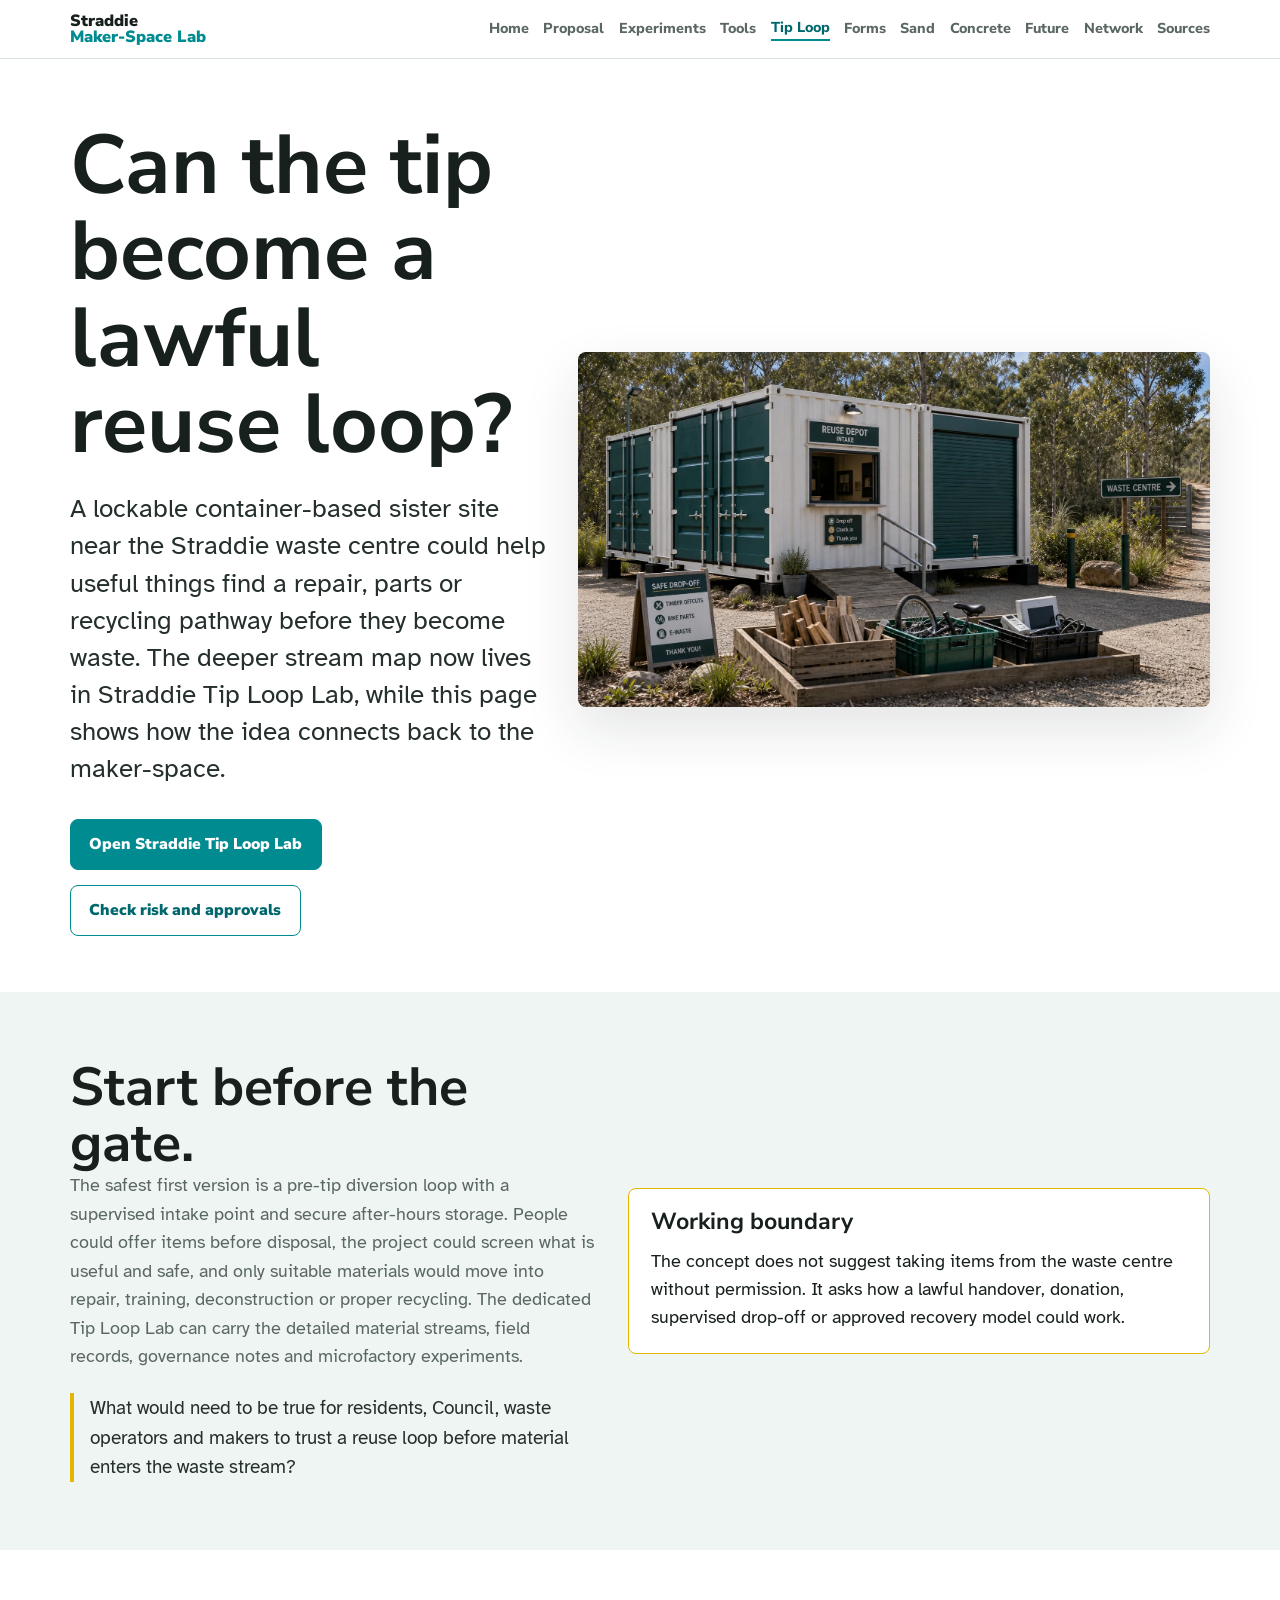
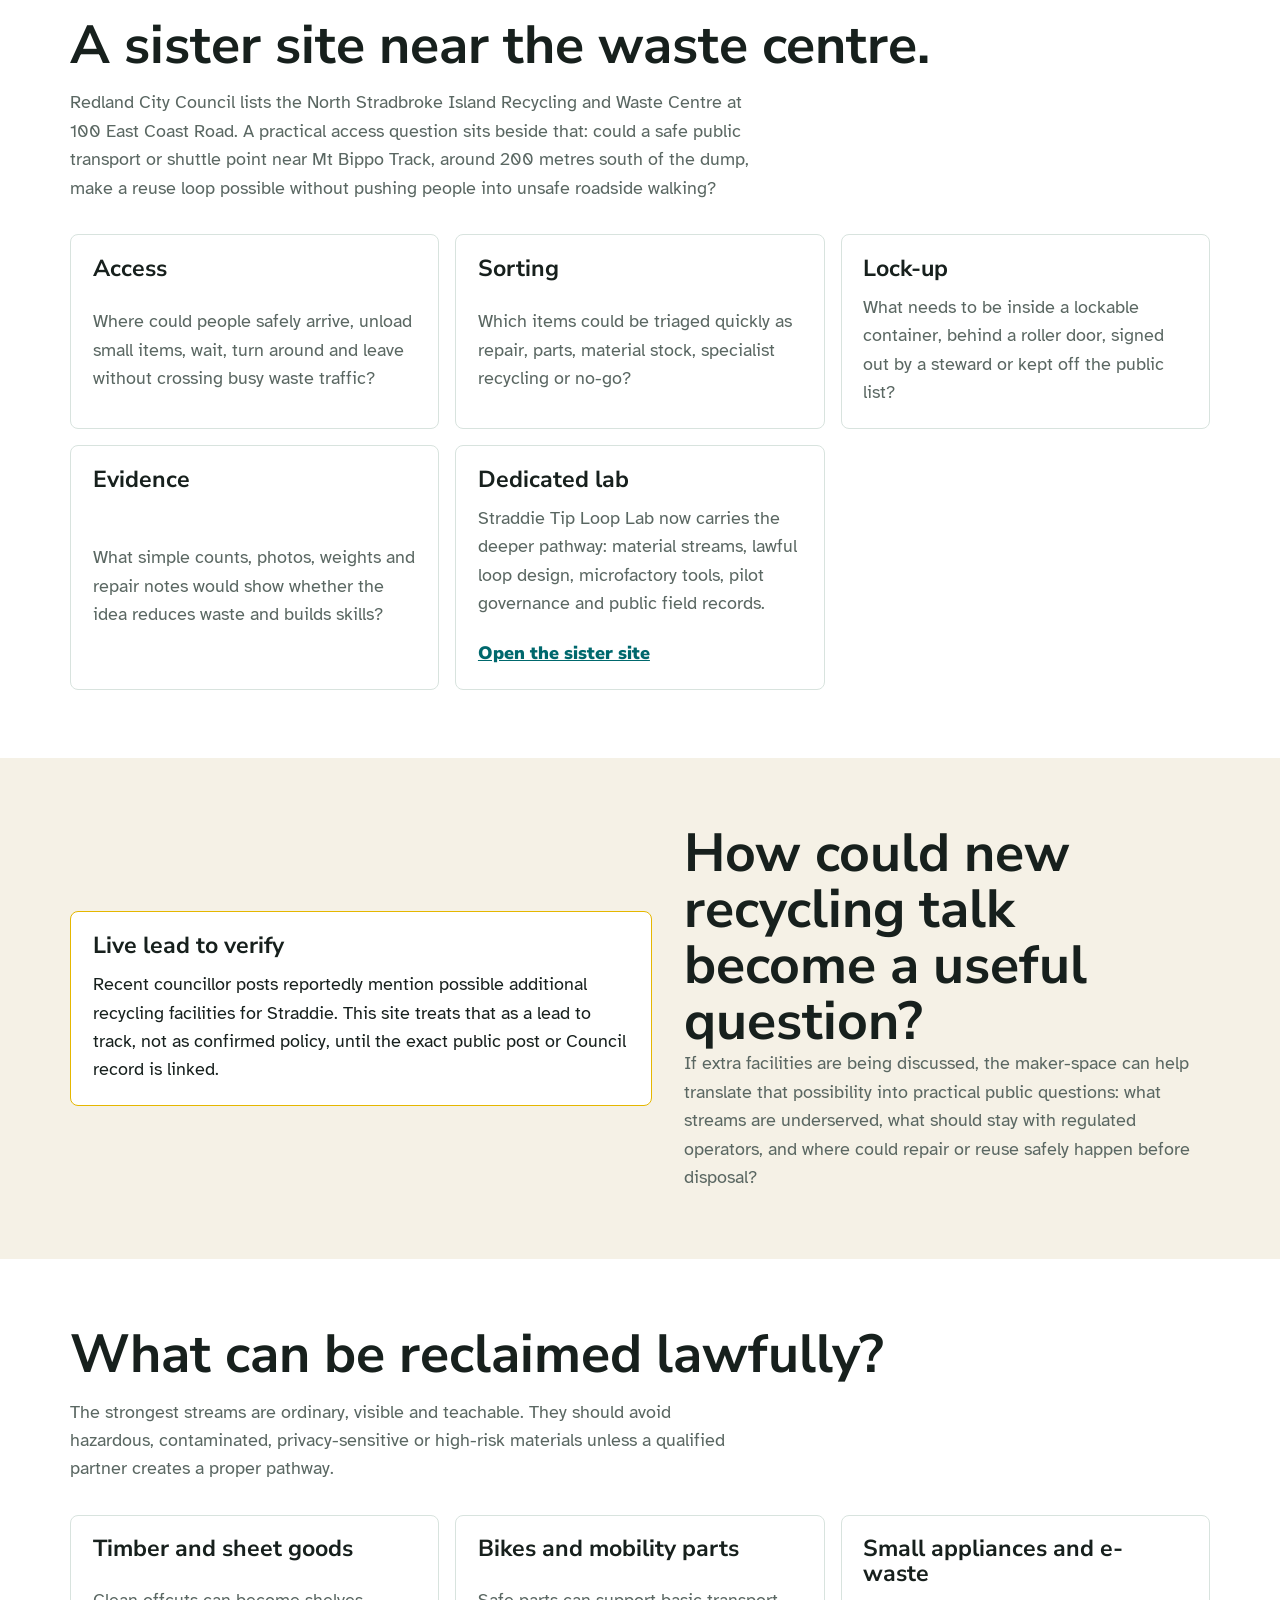
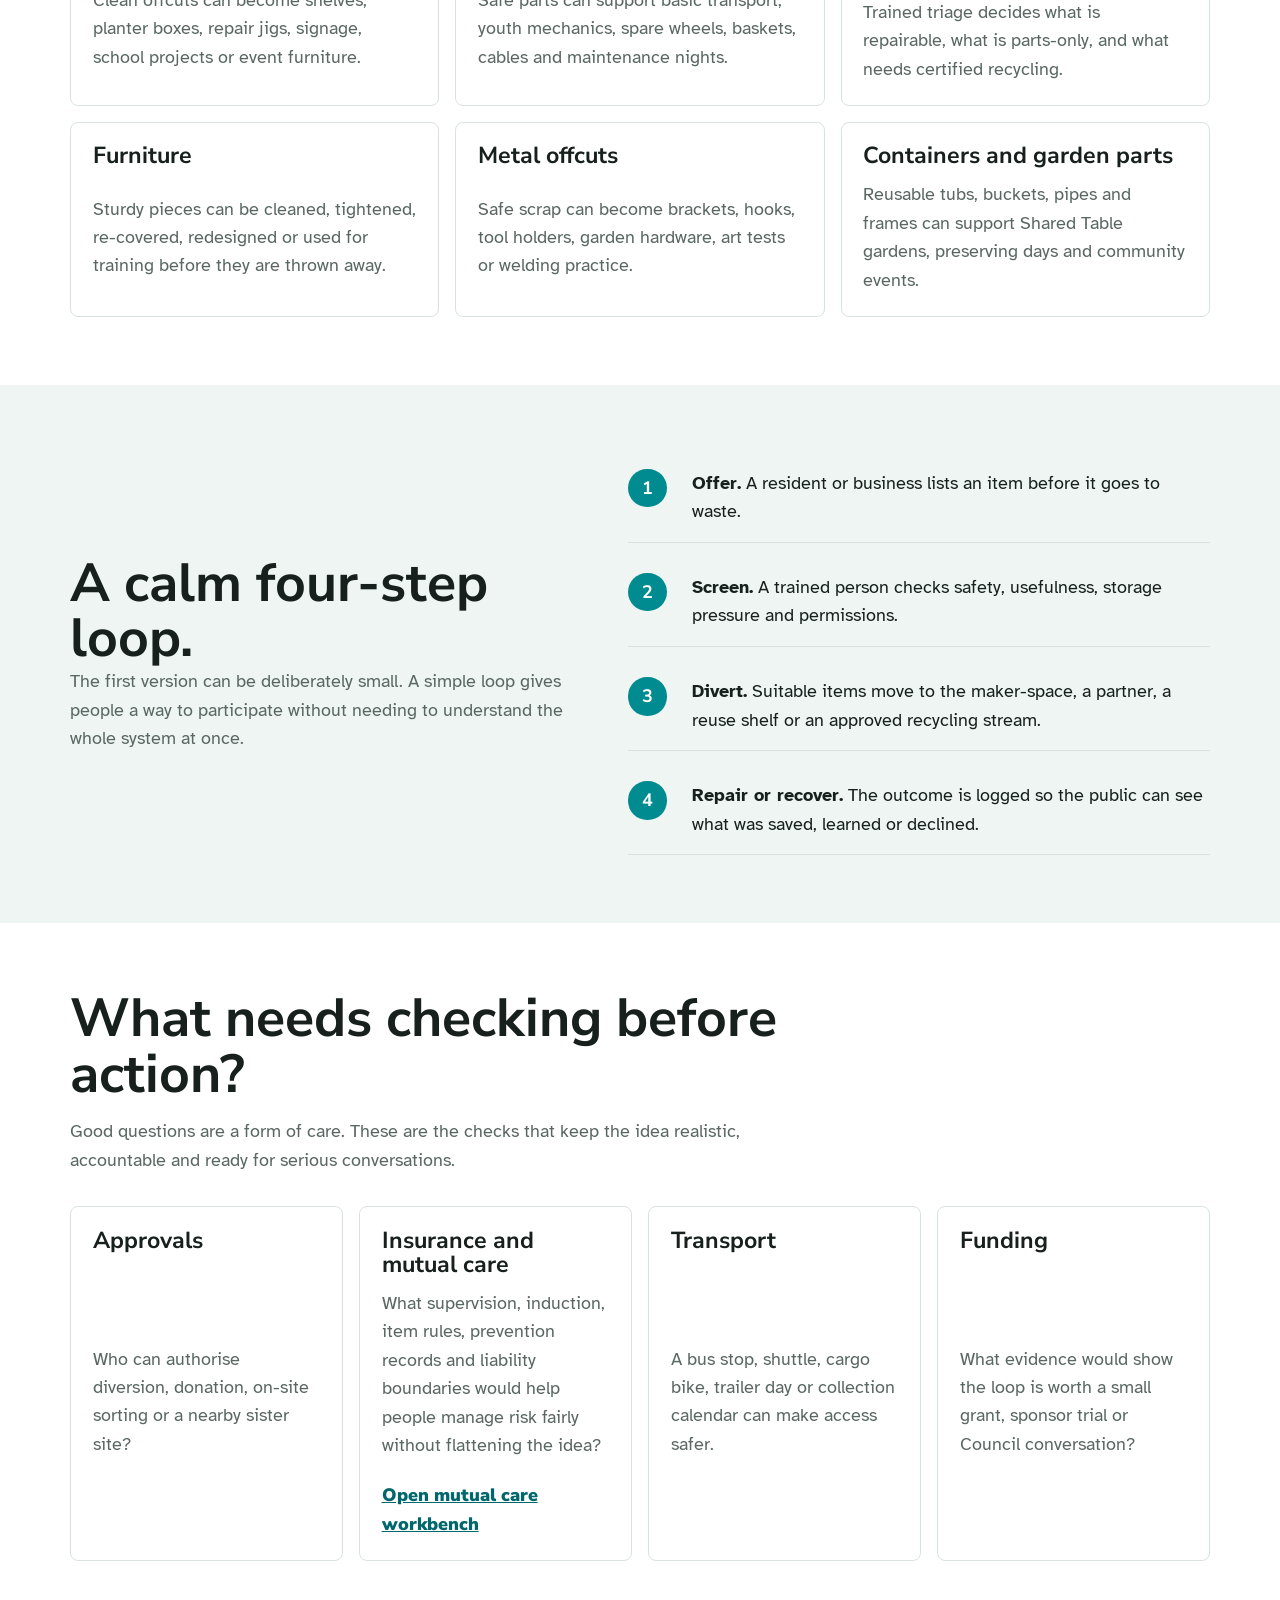
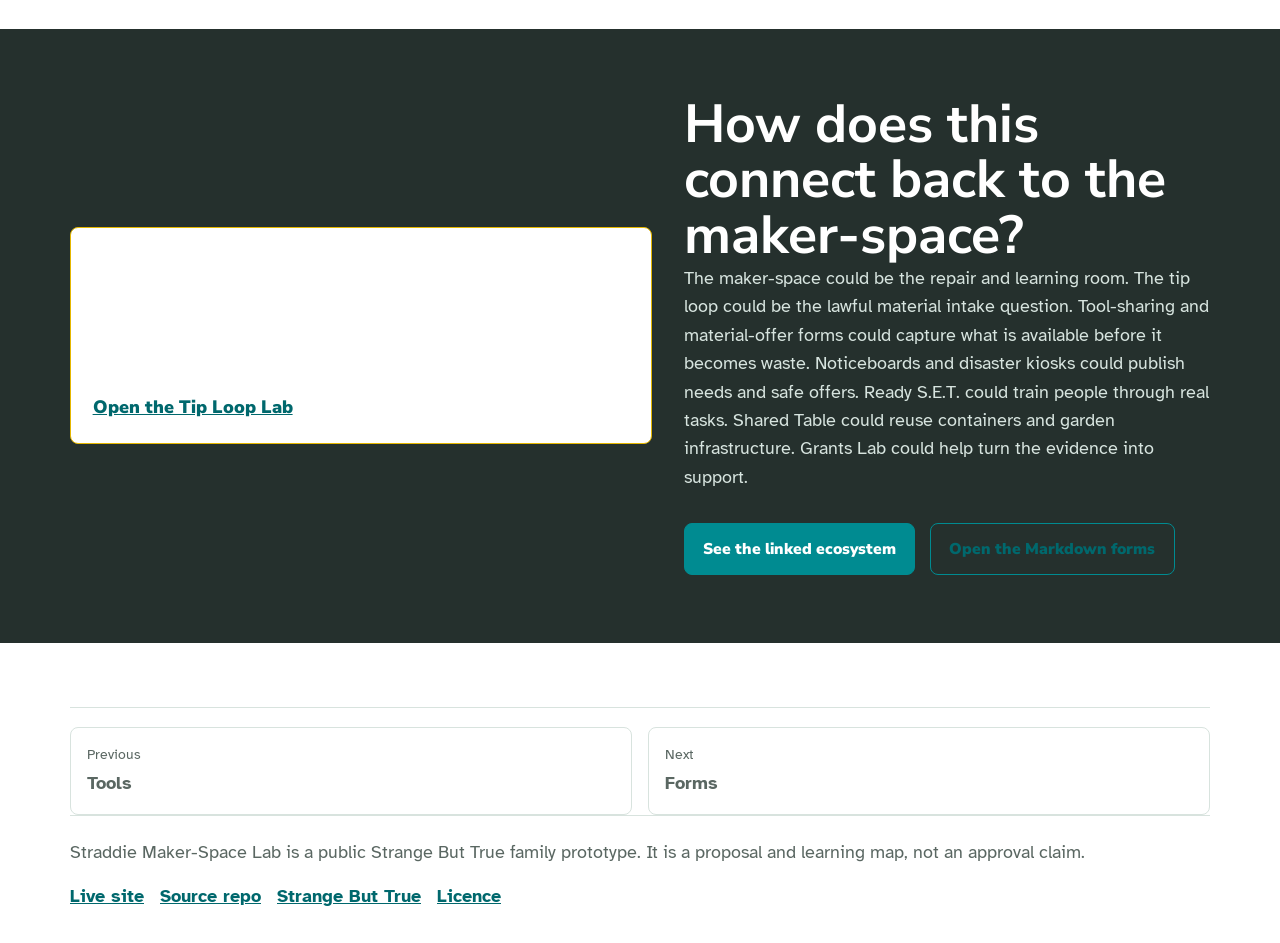
<file: tip-loop.html>
<!doctype html>
<html lang="en-AU">
  <head>
    <meta charset="utf-8">
    <meta name="viewport" content="width=device-width, initial-scale=1">
    <meta name="description" content="A maker-space bridge page for Straddie Tip Loop Lab, focused on lawful pre-tip reuse, repair, safe diversion, access, mutual care and local accountability.">
    <title>Tip Loop | Straddie Maker-Space Lab</title>
    <link rel="preconnect" href="https://fonts.googleapis.com">
    <link rel="preconnect" href="https://fonts.gstatic.com" crossorigin>
    <link href="https://fonts.googleapis.com/css2?family=Atkinson+Hyperlegible:wght@400;700&family=Nunito+Sans:wght@700;800;900&display=swap" rel="stylesheet">
    <link rel="stylesheet" href="styles.css">
    <link rel="icon" href="assets/favicon.svg" type="image/svg+xml">
  <link rel="shortcut icon" href="assets/favicon.ico" type="image/x-icon">
</head>
  <body data-page="tip">
    <header data-site-header></header>
    <main id="main">
      <section class="page-hero" aria-labelledby="page-title">
        <div class="page-hero-copy">
          <h1 class="page-title" id="page-title">Can the tip become a lawful reuse loop?</h1>
          <p class="lede">A lockable container-based sister site near the Straddie waste centre could help useful things find a repair, parts or recycling pathway before they become waste. The deeper stream map now lives in Straddie Tip Loop Lab, while this page shows how the idea connects back to the maker-space.</p>
          <div class="button-row">
            <a class="button primary" href="https://auraofintelligence.github.io/straddie-tip-loop-lab/index.html">Open Straddie Tip Loop Lab</a>
            <a class="button secondary" href="#diligence-title">Check risk and approvals</a>
          </div>
        </div>
        <figure class="page-hero-media">
          <img src="assets/img/tip-loop-container-depot.webp" alt="A secure reuse depot made from lockable shipping containers on raised footings near bushland waste-centre access.">
        </figure>
      </section>

      <div class="band">
        <section class="section split" aria-labelledby="gate-title">
          <div>
            <h2 id="gate-title">Start before the gate.</h2>
            <p class="body-copy">The safest first version is a pre-tip diversion loop with a supervised intake point and secure after-hours storage. People could offer items before disposal, the project could screen what is useful and safe, and only suitable materials would move into repair, training, deconstruction or proper recycling. The dedicated Tip Loop Lab can carry the detailed material streams, field records, governance notes and microfactory experiments.</p>
            <p class="open-question">What would need to be true for residents, Council, waste operators and makers to trust a reuse loop before material enters the waste stream?</p>
          </div>
          <div class="callout">
            <h3>Working boundary</h3>
            <p>The concept does not suggest taking items from the waste centre without permission. It asks how a lawful handover, donation, supervised drop-off or approved recovery model could work.</p>
          </div>
        </section>
      </div>

      <section class="section" aria-labelledby="site-title">
        <div class="section-head">
          <h2 id="site-title">A sister site near the waste centre.</h2>
          <p class="body-copy">Redland City Council lists the North Stradbroke Island Recycling and Waste Centre at 100 East Coast Road. A practical access question sits beside that: could a safe public transport or shuttle point near Mt Bippo Track, around 200 metres south of the dump, make a reuse loop possible without pushing people into unsafe roadside walking?</p>
        </div>
        <div class="grid three">
          <article class="info-card">
            <h3>Access</h3>
            <p>Where could people safely arrive, unload small items, wait, turn around and leave without crossing busy waste traffic?</p>
          </article>
          <article class="info-card">
            <h3>Sorting</h3>
            <p>Which items could be triaged quickly as repair, parts, material stock, specialist recycling or no-go?</p>
          </article>
          <article class="info-card">
            <h3>Lock-up</h3>
            <p>What needs to be inside a lockable container, behind a roller door, signed out by a steward or kept off the public list?</p>
          </article>
          <article class="info-card">
            <h3>Evidence</h3>
            <p>What simple counts, photos, weights and repair notes would show whether the idea reduces waste and builds skills?</p>
          </article>
          <article class="info-card">
            <h3>Dedicated lab</h3>
            <p>Straddie Tip Loop Lab now carries the deeper pathway: material streams, lawful loop design, microfactory tools, pilot governance and public field records.</p>
            <a class="card-link" href="https://auraofintelligence.github.io/straddie-tip-loop-lab/index.html">Open the sister site</a>
          </article>
        </div>
      </section>

      <div class="band-sand">
        <section class="section split reverse" aria-labelledby="lead-title">
          <div class="callout">
            <h3>Live lead to verify</h3>
            <p>Recent councillor posts reportedly mention possible additional recycling facilities for Straddie. This site treats that as a lead to track, not as confirmed policy, until the exact public post or Council record is linked.</p>
          </div>
          <div>
            <h2 id="lead-title">How could new recycling talk become a useful question?</h2>
            <p class="body-copy">If extra facilities are being discussed, the maker-space can help translate that possibility into practical public questions: what streams are underserved, what should stay with regulated operators, and where could repair or reuse safely happen before disposal?</p>
          </div>
        </section>
      </div>

      <section class="section" aria-labelledby="streams-title">
        <div class="section-head">
          <h2 id="streams-title">What can be reclaimed lawfully?</h2>
          <p class="body-copy">The strongest streams are ordinary, visible and teachable. They should avoid hazardous, contaminated, privacy-sensitive or high-risk materials unless a qualified partner creates a proper pathway.</p>
        </div>
        <div class="grid three">
          <article class="question-card"><h3>Timber and sheet goods</h3><p>Clean offcuts can become shelves, planter boxes, repair jigs, signage, school projects or event furniture.</p></article>
          <article class="question-card"><h3>Bikes and mobility parts</h3><p>Safe parts can support basic transport, youth mechanics, spare wheels, baskets, cables and maintenance nights.</p></article>
          <article class="question-card"><h3>Small appliances and e-waste</h3><p>Trained triage decides what is repairable, what is parts-only, and what needs certified recycling.</p></article>
          <article class="question-card"><h3>Furniture</h3><p>Sturdy pieces can be cleaned, tightened, re-covered, redesigned or used for training before they are thrown away.</p></article>
          <article class="question-card"><h3>Metal offcuts</h3><p>Safe scrap can become brackets, hooks, tool holders, garden hardware, art tests or welding practice.</p></article>
          <article class="question-card"><h3>Containers and garden parts</h3><p>Reusable tubs, buckets, pipes and frames can support Shared Table gardens, preserving days and community events.</p></article>
        </div>
      </section>

      <div class="band">
        <section class="section split" aria-labelledby="workflow-title">
          <div>
            <h2 id="workflow-title">A calm four-step loop.</h2>
            <p class="body-copy">The first version can be deliberately small. A simple loop gives people a way to participate without needing to understand the whole system at once.</p>
          </div>
          <div class="flow">
            <div class="flow-step"><strong>1</strong><p><b>Offer.</b> A resident or business lists an item before it goes to waste.</p></div>
            <div class="flow-step"><strong>2</strong><p><b>Screen.</b> A trained person checks safety, usefulness, storage pressure and permissions.</p></div>
            <div class="flow-step"><strong>3</strong><p><b>Divert.</b> Suitable items move to the maker-space, a partner, a reuse shelf or an approved recycling stream.</p></div>
            <div class="flow-step"><strong>4</strong><p><b>Repair or recover.</b> The outcome is logged so the public can see what was saved, learned or declined.</p></div>
          </div>
        </section>
      </div>

      <section class="section" aria-labelledby="diligence-title">
        <div class="section-head">
          <h2 id="diligence-title">What needs checking before action?</h2>
          <p class="body-copy">Good questions are a form of care. These are the checks that keep the idea realistic, accountable and ready for serious conversations.</p>
        </div>
        <div class="grid four">
          <article class="info-card"><h3>Approvals</h3><p>Who can authorise diversion, donation, on-site sorting or a nearby sister site?</p></article>
          <article class="info-card"><h3>Insurance and mutual care</h3><p>What supervision, induction, item rules, prevention records and liability boundaries would help people manage risk fairly without flattening the idea?</p><a class="card-link" href="https://auraofintelligence.github.io/moreton-bay-community-wealth-and-mutuals/mutual-care.html">Open mutual care workbench</a></article>
          <article class="info-card"><h3>Transport</h3><p>A bus stop, shuttle, cargo bike, trailer day or collection calendar can make access safer.</p></article>
          <article class="info-card"><h3>Funding</h3><p>What evidence would show the loop is worth a small grant, sponsor trial or Council conversation?</p></article>
        </div>
      </section>

      <div class="band-dark">
        <section class="section split reverse" aria-labelledby="links-title">
          <div class="callout">
            <h3>Public doorway</h3>
            <p>Straddie Tip Loop Lab is the detailed public workbench for material streams, lawful handover, microfactory experiments, governance and field records.</p>
            <a class="card-link" href="https://auraofintelligence.github.io/straddie-tip-loop-lab/index.html">Open the Tip Loop Lab</a>
          </div>
          <div>
            <h2 id="links-title">How does this connect back to the maker-space?</h2>
            <p class="body-copy">The maker-space could be the repair and learning room. The tip loop could be the lawful material intake question. Tool-sharing and material-offer forms could capture what is available before it becomes waste. Noticeboards and disaster kiosks could publish needs and safe offers. Ready S.E.T. could train people through real tasks. Shared Table could reuse containers and garden infrastructure. Grants Lab could help turn the evidence into support.</p>
            <div class="button-row">
              <a class="button primary" href="network.html">See the linked ecosystem</a>
              <a class="button secondary" href="forms.html">Open the Markdown forms</a>
            </div>
          </div>
        </section>
      </div>
    </main>
    <footer data-site-footer></footer>
    <script src="script.js"></script>
  </body>
</html>
</file>
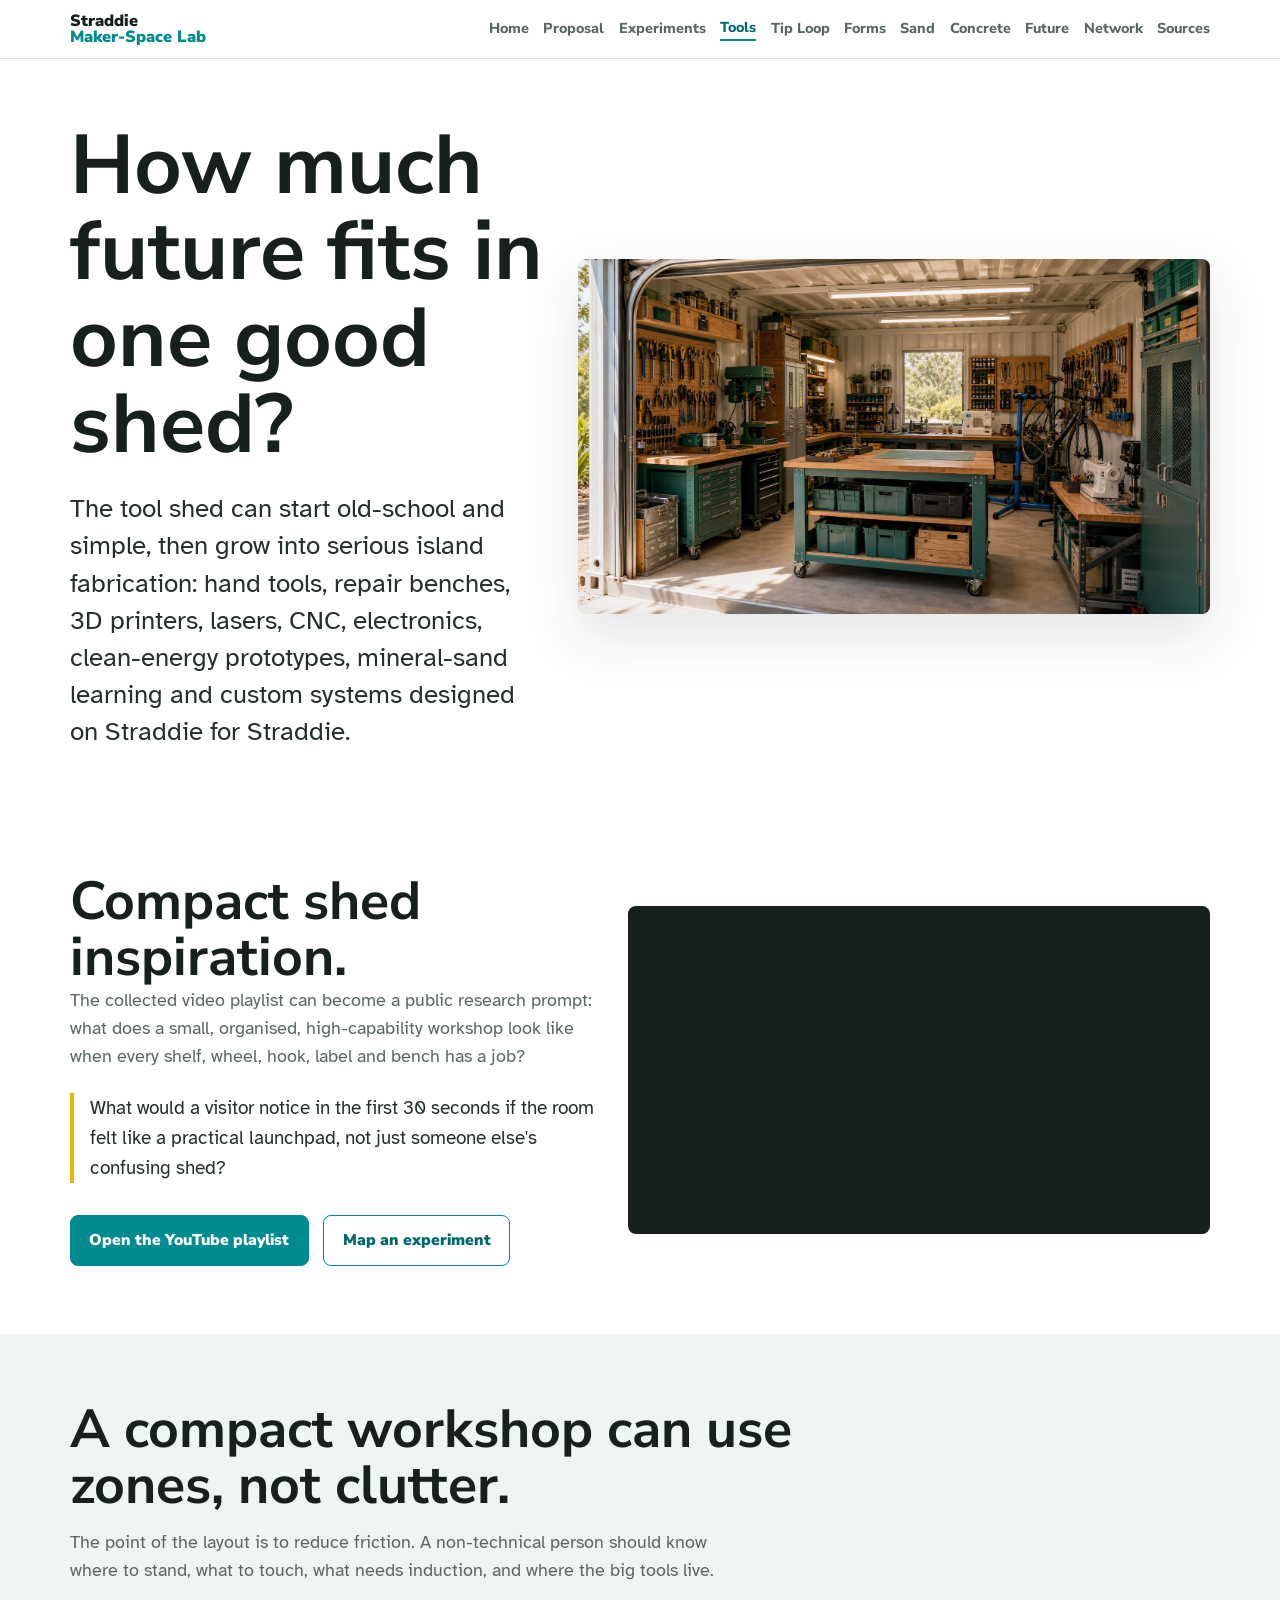
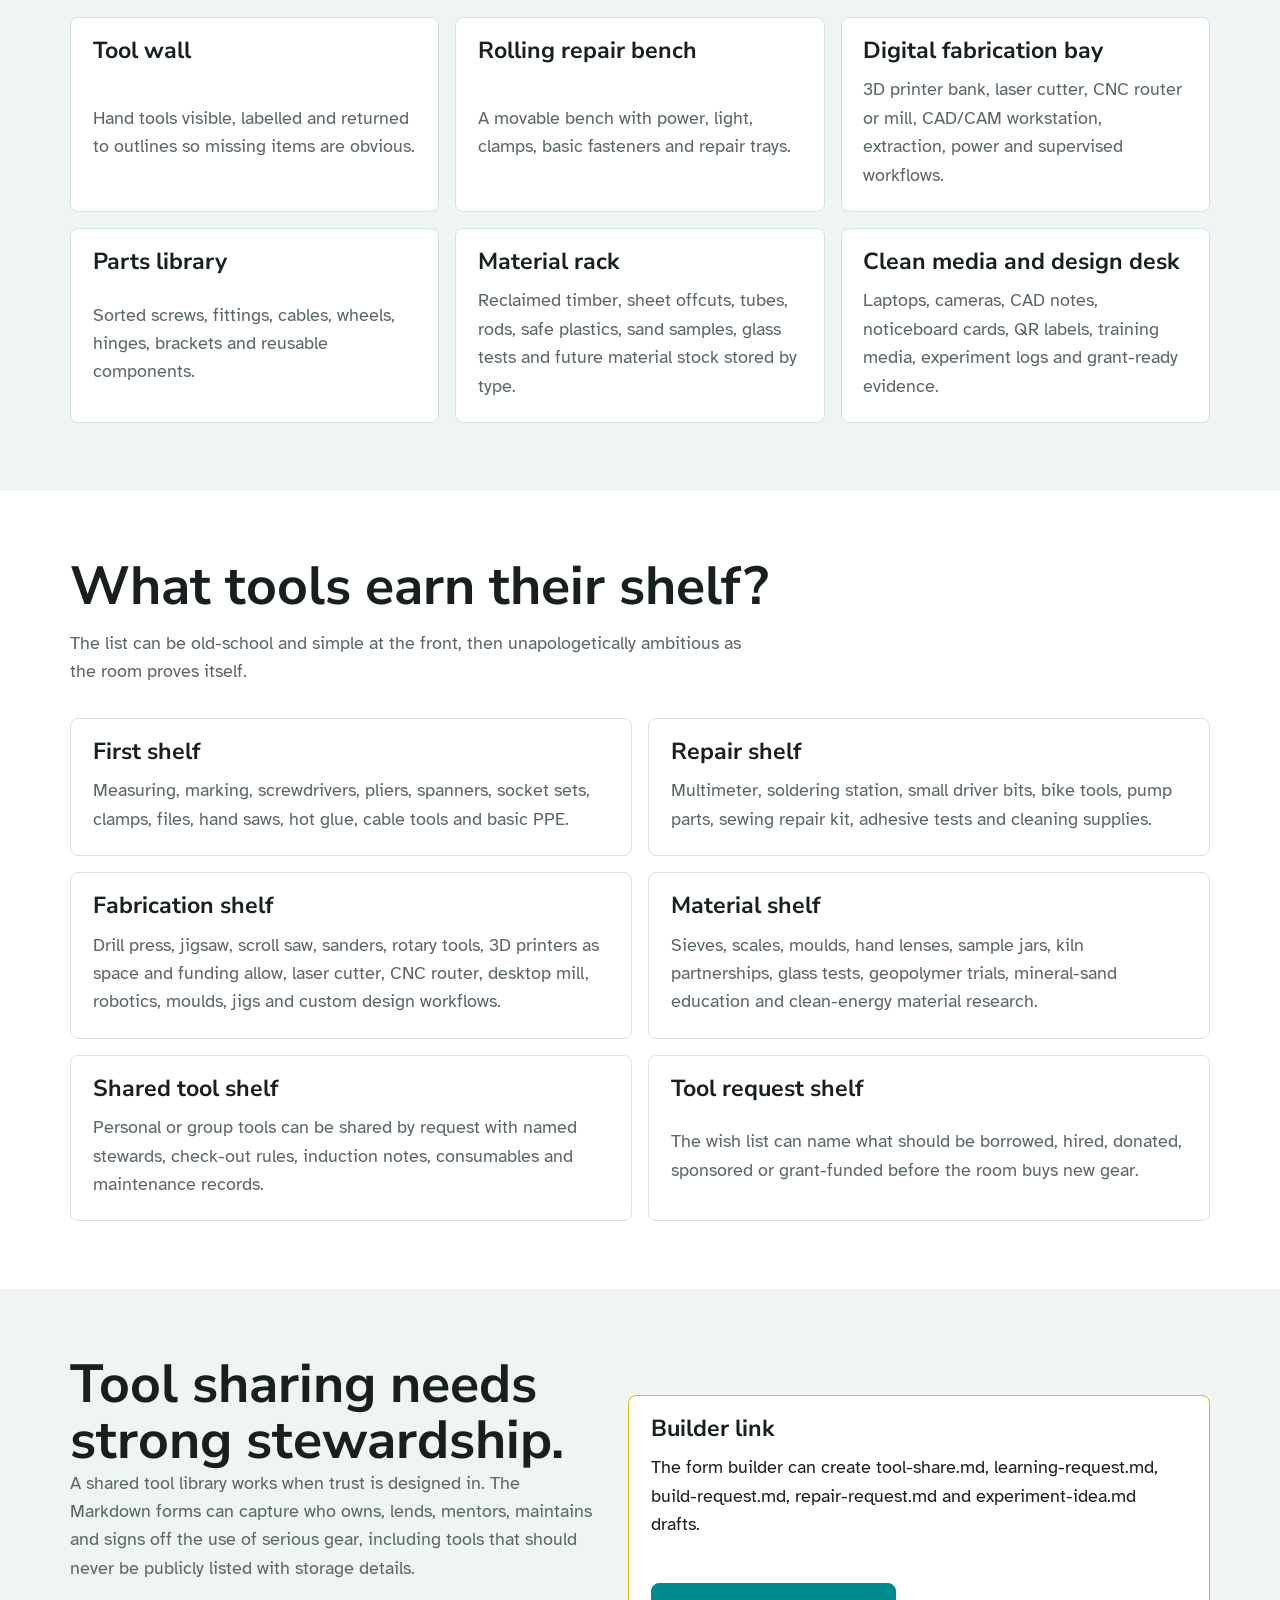
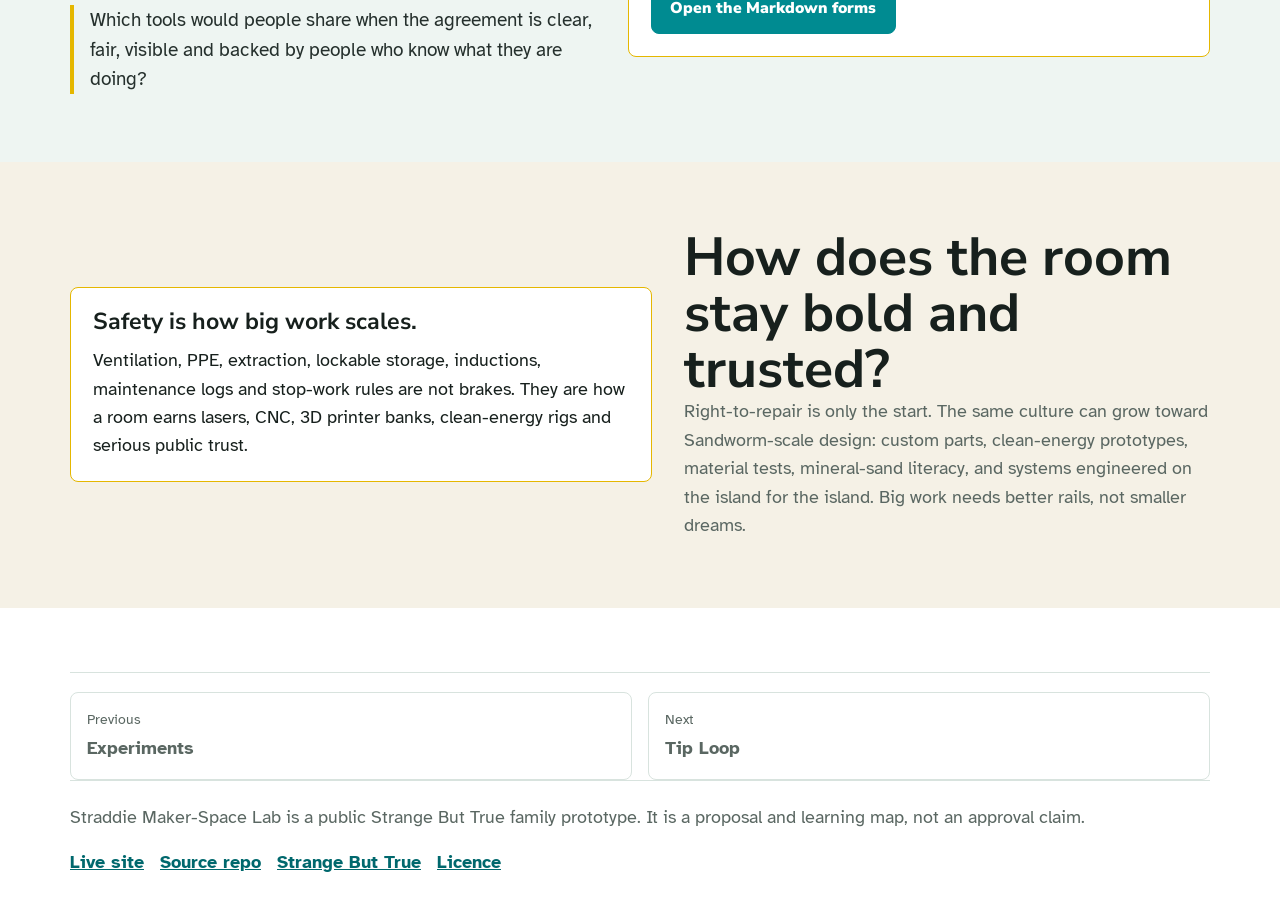
<file: tools.html>
<!doctype html>
<html lang="en-AU">
  <head>
    <meta charset="utf-8">
    <meta name="viewport" content="width=device-width, initial-scale=1">
    <meta name="description" content="Compact high-density tool-shed ideas for a public light-industrial maker-space in Dunwich / Goompi.">
    <title>Tools | Straddie Maker-Space Lab</title>
    <link rel="preconnect" href="https://fonts.googleapis.com">
    <link rel="preconnect" href="https://fonts.gstatic.com" crossorigin>
    <link href="https://fonts.googleapis.com/css2?family=Atkinson+Hyperlegible:wght@400;700&family=Nunito+Sans:wght@700;800;900&display=swap" rel="stylesheet">
    <link rel="stylesheet" href="styles.css">
    <link rel="icon" href="assets/favicon.svg" type="image/svg+xml">
  <link rel="shortcut icon" href="assets/favicon.ico" type="image/x-icon">
</head>
  <body data-page="tools">
    <header data-site-header></header>
    <main id="main">
      <section class="page-hero" aria-labelledby="page-title">
        <div class="page-hero-copy">
          <h1 class="page-title" id="page-title">How much future fits in one good shed?</h1>
          <p class="lede">The tool shed can start old-school and simple, then grow into serious island fabrication: hand tools, repair benches, 3D printers, lasers, CNC, electronics, clean-energy prototypes, mineral-sand learning and custom systems designed on Straddie for Straddie.</p>
        </div>
        <figure class="page-hero-media">
          <img src="assets/img/tools-container-workshop.webp" alt="Inside a secure shipping-container workshop with organised tool walls, benches, digital fabrication gear and lockable storage.">
        </figure>
      </section>

      <section class="section split" id="compact-shed" aria-labelledby="playlist-title">
        <div>
          <h2 id="playlist-title">Compact shed inspiration.</h2>
          <p class="body-copy">The collected video playlist can become a public research prompt: what does a small, organised, high-capability workshop look like when every shelf, wheel, hook, label and bench has a job?</p>
          <p class="open-question">What would a visitor notice in the first 30 seconds if the room felt like a practical launchpad, not just someone else&apos;s confusing shed?</p>
          <div class="button-row">
            <a class="button primary" href="https://youtube.com/playlist?list=PL9jLSm_Ni6aGhzPAVlS4igEqUd5dtmEgj&si=h9gA3SsUY-Wy2uk3">Open the YouTube playlist</a>
            <a class="button secondary" href="experiments.html">Map an experiment</a>
          </div>
        </div>
        <div class="video-frame" aria-label="YouTube playlist embed">
          <iframe title="Compact tool shed inspiration playlist" src="https://www.youtube.com/embed/videoseries?list=PL9jLSm_Ni6aGhzPAVlS4igEqUd5dtmEgj" allow="accelerometer; autoplay; clipboard-write; encrypted-media; gyroscope; picture-in-picture; web-share" allowfullscreen></iframe>
        </div>
      </section>

      <div class="band">
        <section class="section" aria-labelledby="zones-title">
          <div class="section-head">
            <h2 id="zones-title">A compact workshop can use zones, not clutter.</h2>
            <p class="body-copy">The point of the layout is to reduce friction. A non-technical person should know where to stand, what to touch, what needs induction, and where the big tools live.</p>
          </div>
          <div class="grid three">
            <article class="info-card"><h3>Tool wall</h3><p>Hand tools visible, labelled and returned to outlines so missing items are obvious.</p></article>
            <article class="info-card"><h3>Rolling repair bench</h3><p>A movable bench with power, light, clamps, basic fasteners and repair trays.</p></article>
            <article class="info-card"><h3>Digital fabrication bay</h3><p>3D printer bank, laser cutter, CNC router or mill, CAD/CAM workstation, extraction, power and supervised workflows.</p></article>
            <article class="info-card"><h3>Parts library</h3><p>Sorted screws, fittings, cables, wheels, hinges, brackets and reusable components.</p></article>
            <article class="info-card"><h3>Material rack</h3><p>Reclaimed timber, sheet offcuts, tubes, rods, safe plastics, sand samples, glass tests and future material stock stored by type.</p></article>
            <article class="info-card"><h3>Clean media and design desk</h3><p>Laptops, cameras, CAD notes, noticeboard cards, QR labels, training media, experiment logs and grant-ready evidence.</p></article>
          </div>
        </section>
      </div>

      <section class="section" aria-labelledby="priority-title">
        <div class="section-head">
          <h2 id="priority-title">What tools earn their shelf?</h2>
          <p class="body-copy">The list can be old-school and simple at the front, then unapologetically ambitious as the room proves itself.</p>
        </div>
        <div class="grid two">
          <article class="question-card"><h3>First shelf</h3><p>Measuring, marking, screwdrivers, pliers, spanners, socket sets, clamps, files, hand saws, hot glue, cable tools and basic PPE.</p></article>
          <article class="question-card"><h3>Repair shelf</h3><p>Multimeter, soldering station, small driver bits, bike tools, pump parts, sewing repair kit, adhesive tests and cleaning supplies.</p></article>
          <article class="question-card"><h3>Fabrication shelf</h3><p>Drill press, jigsaw, scroll saw, sanders, rotary tools, 3D printers as space and funding allow, laser cutter, CNC router, desktop mill, robotics, moulds, jigs and custom design workflows.</p></article>
          <article class="question-card"><h3>Material shelf</h3><p>Sieves, scales, moulds, hand lenses, sample jars, kiln partnerships, glass tests, geopolymer trials, mineral-sand education and clean-energy material research.</p></article>
          <article class="question-card"><h3>Shared tool shelf</h3><p>Personal or group tools can be shared by request with named stewards, check-out rules, induction notes, consumables and maintenance records.</p></article>
          <article class="question-card"><h3>Tool request shelf</h3><p>The wish list can name what should be borrowed, hired, donated, sponsored or grant-funded before the room buys new gear.</p></article>
        </div>
      </section>

      <div class="band">
        <section class="section split" aria-labelledby="sharing-title">
          <div>
            <h2 id="sharing-title">Tool sharing needs strong stewardship.</h2>
            <p class="body-copy">A shared tool library works when trust is designed in. The Markdown forms can capture who owns, lends, mentors, maintains and signs off the use of serious gear, including tools that should never be publicly listed with storage details.</p>
            <p class="open-question">Which tools would people share when the agreement is clear, fair, visible and backed by people who know what they are doing?</p>
          </div>
          <div class="callout">
            <h3>Builder link</h3>
            <p>The form builder can create tool-share.md, learning-request.md, build-request.md, repair-request.md and experiment-idea.md drafts.</p>
            <div class="button-row">
              <a class="button primary" href="forms.html">Open the Markdown forms</a>
            </div>
          </div>
        </section>
      </div>

      <div class="band-sand">
        <section class="section split reverse" aria-labelledby="safety-title">
          <div class="callout">
            <h3>Safety is how big work scales.</h3>
            <p>Ventilation, PPE, extraction, lockable storage, inductions, maintenance logs and stop-work rules are not brakes. They are how a room earns lasers, CNC, 3D printer banks, clean-energy rigs and serious public trust.</p>
          </div>
          <div>
            <h2 id="safety-title">How does the room stay bold and trusted?</h2>
            <p class="body-copy">Right-to-repair is only the start. The same culture can grow toward Sandworm-scale design: custom parts, clean-energy prototypes, material tests, mineral-sand literacy, and systems engineered on the island for the island. Big work needs better rails, not smaller dreams.</p>
          </div>
        </section>
      </div>
    </main>
    <footer data-site-footer></footer>
    <script src="script.js"></script>
  </body>
</html>
</file>
<file: styles.css>
:root {
  --ink: #17201d;
  --muted: #5a6762;
  --soft: #eef5f2;
  --paper: #ffffff;
  --line: #d8e3de;
  --teal: #008b91;
  --teal-dark: #00686d;
  --green: #4c7d45;
  --mineral: #9a8a28;
  --yellow: #e5b700;
  --charcoal: #25302d;
  --sand: #f5f1e6;
  --shadow: 0 22px 55px rgba(23, 32, 29, 0.12);
  --heading: "Nunito Sans", "Avenir Next", Arial, sans-serif;
  --body: "Atkinson Hyperlegible", "Segoe UI", Arial, sans-serif;
  --max: 1180px;
  --sticky: 5.5rem;
}

* {
  box-sizing: border-box;
}

html {
  background: var(--paper);
  color: var(--ink);
  scroll-behavior: smooth;
  scroll-padding-top: var(--sticky);
}

body {
  background: var(--paper);
  color: var(--ink);
  font-family: var(--body);
  font-size: 18px;
  line-height: 1.58;
  margin: 0;
  overflow-x: hidden;
}

body.nav-open {
  overflow: hidden;
}

img,
svg {
  display: block;
  max-width: 100%;
}

a {
  color: inherit;
}

.skip-link {
  background: var(--yellow);
  color: var(--ink);
  left: 1rem;
  padding: 0.7rem 0.9rem;
  position: absolute;
  text-decoration: none;
  top: -5rem;
  z-index: 50;
}

.skip-link:focus {
  top: 1rem;
}

.site-header {
  background: rgba(255, 255, 255, 0.94);
  border-bottom: 1px solid var(--line);
  position: sticky;
  top: 0;
  z-index: 30;
}

.nav {
  align-items: center;
  display: flex;
  gap: 1rem;
  justify-content: space-between;
  margin: 0 auto;
  max-width: var(--max);
  padding: 0.8rem 1.25rem;
}

.brand-mark {
  color: var(--ink);
  display: grid;
  font-family: var(--heading);
  font-size: 1.02rem;
  font-weight: 900;
  line-height: 0.98;
  text-decoration: none;
}

.brand-mark span:last-child {
  color: var(--teal);
}

.nav-links {
  align-items: center;
  display: flex;
  flex-wrap: wrap;
  gap: 0.7rem 0.9rem;
  justify-content: flex-end;
}

.nav-links a {
  color: var(--muted);
  font-family: var(--heading);
  font-size: 0.9rem;
  font-weight: 800;
  text-decoration: none;
  white-space: nowrap;
}

.nav-links a:hover,
.nav-links a:focus,
.nav-links a[aria-current="page"] {
  color: var(--teal-dark);
}

.nav-links a[aria-current="page"] {
  border-bottom: 2px solid var(--teal);
}

.nav-toggle {
  align-items: center;
  background: var(--paper);
  border: 1px solid var(--line);
  border-radius: 8px;
  color: var(--ink);
  display: none;
  height: 2.65rem;
  justify-content: center;
  padding: 0;
  width: 2.85rem;
}

.nav-toggle span {
  background: currentColor;
  display: block;
  height: 2px;
  margin: 3px 0;
  width: 1.15rem;
}

.hero {
  padding: 1.35rem 1.25rem 3rem;
}

.hero-inner {
  align-items: stretch;
  display: grid;
  grid-template-columns: minmax(0, 0.9fr) minmax(360px, 1.1fr);
  margin: 0 auto;
  max-width: var(--max);
  min-height: min(680px, calc(100vh - 11rem));
}

.hero-copy {
  align-content: center;
  display: grid;
  padding: 2rem 3rem 2rem 0;
}

h1,
h2,
h3 {
  font-family: var(--heading);
  letter-spacing: 0;
  line-height: 1.04;
  margin: 0;
}

h1 {
  font-size: clamp(3.25rem, 7vw, 5.9rem);
  max-width: 8ch;
}

.page-title {
  font-size: clamp(2.8rem, 6.5vw, 5.6rem);
  max-width: 11ch;
}

h2 {
  font-size: clamp(2rem, 4.5vw, 3.35rem);
}

h3 {
  font-size: 1.45rem;
}

p {
  margin: 0;
}

.lede {
  color: var(--charcoal);
  font-size: clamp(1.25rem, 2vw, 1.75rem);
  line-height: 1.45;
  margin-top: 1.35rem;
  max-width: 33rem;
}

.body-copy {
  color: var(--muted);
  max-width: 43rem;
}

.button-row {
  display: flex;
  flex-wrap: wrap;
  gap: 0.9rem;
  margin-top: 2rem;
}

.button {
  align-items: center;
  border: 1px solid var(--teal);
  border-radius: 8px;
  display: inline-flex;
  font-family: var(--heading);
  font-size: 0.98rem;
  font-weight: 900;
  justify-content: center;
  min-height: 3.2rem;
  padding: 0.72rem 1.15rem;
  text-decoration: none;
}

.button.primary {
  background: var(--teal);
  color: white;
}

.button.primary:hover,
.button.primary:focus {
  background: var(--teal-dark);
}

.button.secondary {
  background: transparent;
  color: var(--teal-dark);
}

.button.secondary:hover,
.button.secondary:focus {
  background: var(--soft);
}

.hero-media {
  margin: 0;
  min-height: 30rem;
  overflow: hidden;
}

.hero-media img {
  height: 100%;
  object-fit: cover;
  object-position: center;
  width: 100%;
}

.section,
.page-hero,
.site-footer {
  margin: 0 auto;
  max-width: var(--max);
  padding-left: 1.25rem;
  padding-right: 1.25rem;
}

.page-hero {
  align-items: center;
  display: grid;
  gap: 2rem;
  grid-template-columns: minmax(0, 0.86fr) minmax(320px, 1.14fr);
  padding-bottom: 3.5rem;
  padding-top: 4rem;
}

.page-hero .lede {
  max-width: 49rem;
}

.page-hero-copy {
  align-content: center;
  display: grid;
  min-width: 0;
}

.page-hero-media {
  aspect-ratio: 16 / 9;
  background: var(--soft);
  border-radius: 8px;
  box-shadow: var(--shadow);
  margin: 0;
  min-height: 19rem;
  min-width: 0;
  overflow: hidden;
}

.page-hero-media img {
  height: 100%;
  object-fit: cover;
  object-position: center;
  width: 100%;
}

.section {
  padding-bottom: 4.25rem;
  padding-top: 4.25rem;
}

.band {
  background: var(--soft);
}

.band-sand {
  background: var(--sand);
}

.band-dark {
  background: var(--charcoal);
  color: white;
}

.band-dark .body-copy,
.band-dark .lede,
.band-dark .small,
.band-dark .source-note {
  color: #d7e4df;
}

.section-head {
  display: grid;
  gap: 0.9rem;
  margin-bottom: 2rem;
  max-width: 55rem;
}

.section-head.center {
  margin-left: auto;
  margin-right: auto;
  text-align: center;
}

.kicker {
  color: var(--teal-dark);
  font-family: var(--heading);
  font-size: 0.82rem;
  font-weight: 900;
  text-transform: uppercase;
}

.grid {
  display: grid;
  gap: 1rem;
}

.grid + .grid {
  margin-top: 1rem;
}

.grid.two {
  grid-template-columns: repeat(2, minmax(0, 1fr));
}

.grid.three {
  grid-template-columns: repeat(3, minmax(0, 1fr));
}

.grid.four {
  grid-template-columns: repeat(4, minmax(0, 1fr));
}

.route-card,
.info-card,
.question-card,
.source-card,
.link-card {
  background: var(--paper);
  border: 1px solid var(--line);
  border-radius: 8px;
  display: grid;
  gap: 0.75rem;
  min-height: 100%;
  padding: 1.35rem;
  text-decoration: none;
}

.route-card:hover,
.route-card:focus,
.link-card:hover,
.link-card:focus {
  border-color: rgba(0, 139, 145, 0.45);
  box-shadow: var(--shadow);
  transform: translateY(-2px);
}

.route-card svg,
.info-card svg {
  color: var(--teal);
  height: 2.25rem;
  width: 2.25rem;
}

.route-card p,
.info-card p,
.question-card p,
.source-card p,
.link-card p {
  color: var(--muted);
}

.card-link {
  align-self: end;
  color: var(--teal-dark);
  font-family: var(--heading);
  font-weight: 900;
  margin-top: 0.6rem;
}

.split {
  align-items: center;
  display: grid;
  gap: 2rem;
  grid-template-columns: minmax(0, 0.95fr) minmax(320px, 1.05fr);
}

.split.reverse {
  grid-template-columns: minmax(320px, 1.05fr) minmax(0, 0.95fr);
}

.feature-image {
  border-radius: 8px;
  overflow: hidden;
}

.feature-image img {
  aspect-ratio: 16 / 10;
  height: 100%;
  object-fit: cover;
  width: 100%;
}

.open-question {
  border-left: 4px solid var(--yellow);
  color: var(--charcoal);
  font-size: 1.18rem;
  margin-top: 1.4rem;
  padding-left: 1rem;
}

.flow {
  display: grid;
  gap: 0.9rem;
}

.flow-step {
  align-items: start;
  border-bottom: 1px solid var(--line);
  display: grid;
  gap: 1rem;
  grid-template-columns: 3rem minmax(0, 1fr);
  padding: 1rem 0;
}

.flow-step strong {
  align-items: center;
  background: var(--teal);
  border-radius: 50%;
  color: white;
  display: inline-flex;
  font-family: var(--heading);
  height: 2.4rem;
  justify-content: center;
  width: 2.4rem;
}

.callout {
  background: var(--paper);
  border: 1px solid var(--yellow);
  border-radius: 8px;
  display: grid;
  gap: 0.75rem;
  padding: 1.35rem;
}

.video-frame {
  background: var(--ink);
  border-radius: 8px;
  overflow: hidden;
}

.video-frame iframe {
  aspect-ratio: 16 / 9;
  border: 0;
  display: block;
  width: 100%;
}

.family-grid {
  display: grid;
  gap: 1rem;
  grid-template-columns: repeat(2, minmax(0, 1fr));
}

.link-card .secondary-link {
  color: var(--muted);
  font-size: 0.9rem;
  overflow-wrap: anywhere;
}

.source-list {
  display: grid;
  gap: 0.7rem;
}

.source-note,
.small {
  color: var(--muted);
  font-size: 0.95rem;
}

.builder-layout {
  align-items: start;
  display: grid;
  gap: 1.2rem;
  grid-template-columns: minmax(0, 0.95fr) minmax(320px, 1.05fr);
}

.builder-form,
.output-panel {
  background: var(--paper);
  border: 1px solid var(--line);
  border-radius: 8px;
  display: grid;
  gap: 1rem;
  padding: 1.35rem;
}

.builder-form fieldset {
  border: 1px solid var(--line);
  border-radius: 8px;
  display: grid;
  gap: 0.95rem;
  margin: 0;
  padding: 1rem;
}

.builder-form legend,
.output-panel label {
  color: var(--ink);
  font-family: var(--heading);
  font-weight: 900;
}

.builder-form label {
  color: var(--charcoal);
  display: grid;
  font-size: 0.96rem;
  gap: 0.35rem;
}

.builder-form input,
.builder-form select,
.builder-form textarea,
.markdown-output {
  background: #fbfdfc;
  border: 1px solid var(--line);
  border-radius: 8px;
  color: var(--ink);
  font: inherit;
  min-height: 2.8rem;
  padding: 0.75rem 0.8rem;
  width: 100%;
}

.builder-form textarea {
  min-height: 6.5rem;
  resize: vertical;
}

.builder-actions {
  display: flex;
  flex-wrap: wrap;
  gap: 0.75rem;
}

.status {
  color: var(--teal-dark);
  font-weight: 800;
  min-height: 1.6rem;
}

.output-panel {
  position: sticky;
  top: calc(var(--sticky) + 1rem);
}

.markdown-output {
  min-height: 42rem;
  resize: vertical;
  white-space: pre;
}

.sequence-nav {
  border-top: 1px solid var(--line);
  display: grid;
  gap: 1rem;
  grid-template-columns: repeat(2, minmax(0, 1fr));
  margin-top: 2rem;
  padding-top: 1.2rem;
}

.sequence-nav a {
  border: 1px solid var(--line);
  border-radius: 8px;
  display: grid;
  gap: 0.25rem;
  min-height: 5rem;
  padding: 1rem;
  text-decoration: none;
}

.sequence-nav span {
  color: var(--muted);
  font-size: 0.85rem;
}

.site-footer {
  color: var(--muted);
  padding-bottom: 2rem;
  padding-top: 2rem;
}

.footer-inner {
  border-top: 1px solid var(--line);
  display: grid;
  gap: 1rem;
  padding-top: 1.4rem;
}

.footer-links {
  display: flex;
  flex-wrap: wrap;
  gap: 0.8rem 1rem;
}

.footer-links a {
  color: var(--teal-dark);
  font-weight: 800;
}

.back-to-top {
  align-items: center;
  background: var(--teal);
  border: 0;
  border-radius: 8px;
  bottom: 1rem;
  box-shadow: var(--shadow);
  color: white;
  cursor: pointer;
  display: inline-flex;
  font-family: var(--heading);
  font-size: 1.4rem;
  font-weight: 900;
  height: 3rem;
  justify-content: center;
  opacity: 0;
  pointer-events: none;
  position: fixed;
  right: 1rem;
  transform: translateY(0.4rem);
  transition: opacity 160ms ease, transform 160ms ease;
  width: 3rem;
  z-index: 40;
}

.back-to-top.is-visible {
  opacity: 1;
  pointer-events: auto;
  transform: translateY(0);
}

@media (prefers-reduced-motion: reduce) {
  html {
    scroll-behavior: auto;
  }

  *,
  *::before,
  *::after {
    transition-duration: 0.01ms !important;
  }
}

@media (max-width: 980px) {
  .nav-toggle {
    display: block;
  }

  .nav-links {
    background: var(--paper);
    border-bottom: 1px solid var(--line);
    box-shadow: var(--shadow);
    display: none;
    flex-direction: column;
    left: 0;
    padding: 1rem 1.25rem 1.3rem;
    position: absolute;
    right: 0;
    top: 100%;
  }

  body.nav-open .nav-links {
    display: flex;
  }

  .nav-links a {
    font-size: 1rem;
    width: 100%;
  }

  .hero-inner,
  .page-hero,
  .split,
  .split.reverse,
  .builder-layout,
  .grid.three,
  .grid.four,
  .family-grid {
    grid-template-columns: 1fr;
  }

  .hero-copy {
    padding: 2.4rem 0;
  }

  .hero-media {
    min-height: 24rem;
  }

  .page-hero-media {
    min-height: 20rem;
  }

  .output-panel {
    position: static;
  }
}

@media (max-width: 720px) {
  body {
    font-size: 16px;
  }

  .hero {
    min-height: auto;
    padding-bottom: 1rem;
    padding-top: 0.4rem;
  }

  .hero-inner {
    min-height: auto;
  }

  .hero-copy {
    padding: 1.55rem 0 1.2rem;
  }

  h1 {
    font-size: clamp(2.55rem, 13vw, 3.35rem);
    max-width: 9ch;
  }

  .page-title {
    font-size: clamp(2.5rem, 14vw, 3.9rem);
  }

  .lede {
    font-size: 1.08rem;
    line-height: 1.4;
    margin-top: 1rem;
  }

  .button-row {
    gap: 0.65rem;
    margin-top: 1.2rem;
  }

  .button {
    min-height: 2.8rem;
    padding: 0.62rem 0.9rem;
  }

  .button-row,
  .button {
    width: 100%;
  }

  .hero-media {
    min-height: 12rem;
  }

  .page-hero-media {
    min-height: auto;
  }

  .grid.two,
  .sequence-nav {
    grid-template-columns: 1fr;
  }

  .section,
  .page-hero {
    padding-bottom: 3rem;
    padding-top: 3rem;
  }
}
</file>
